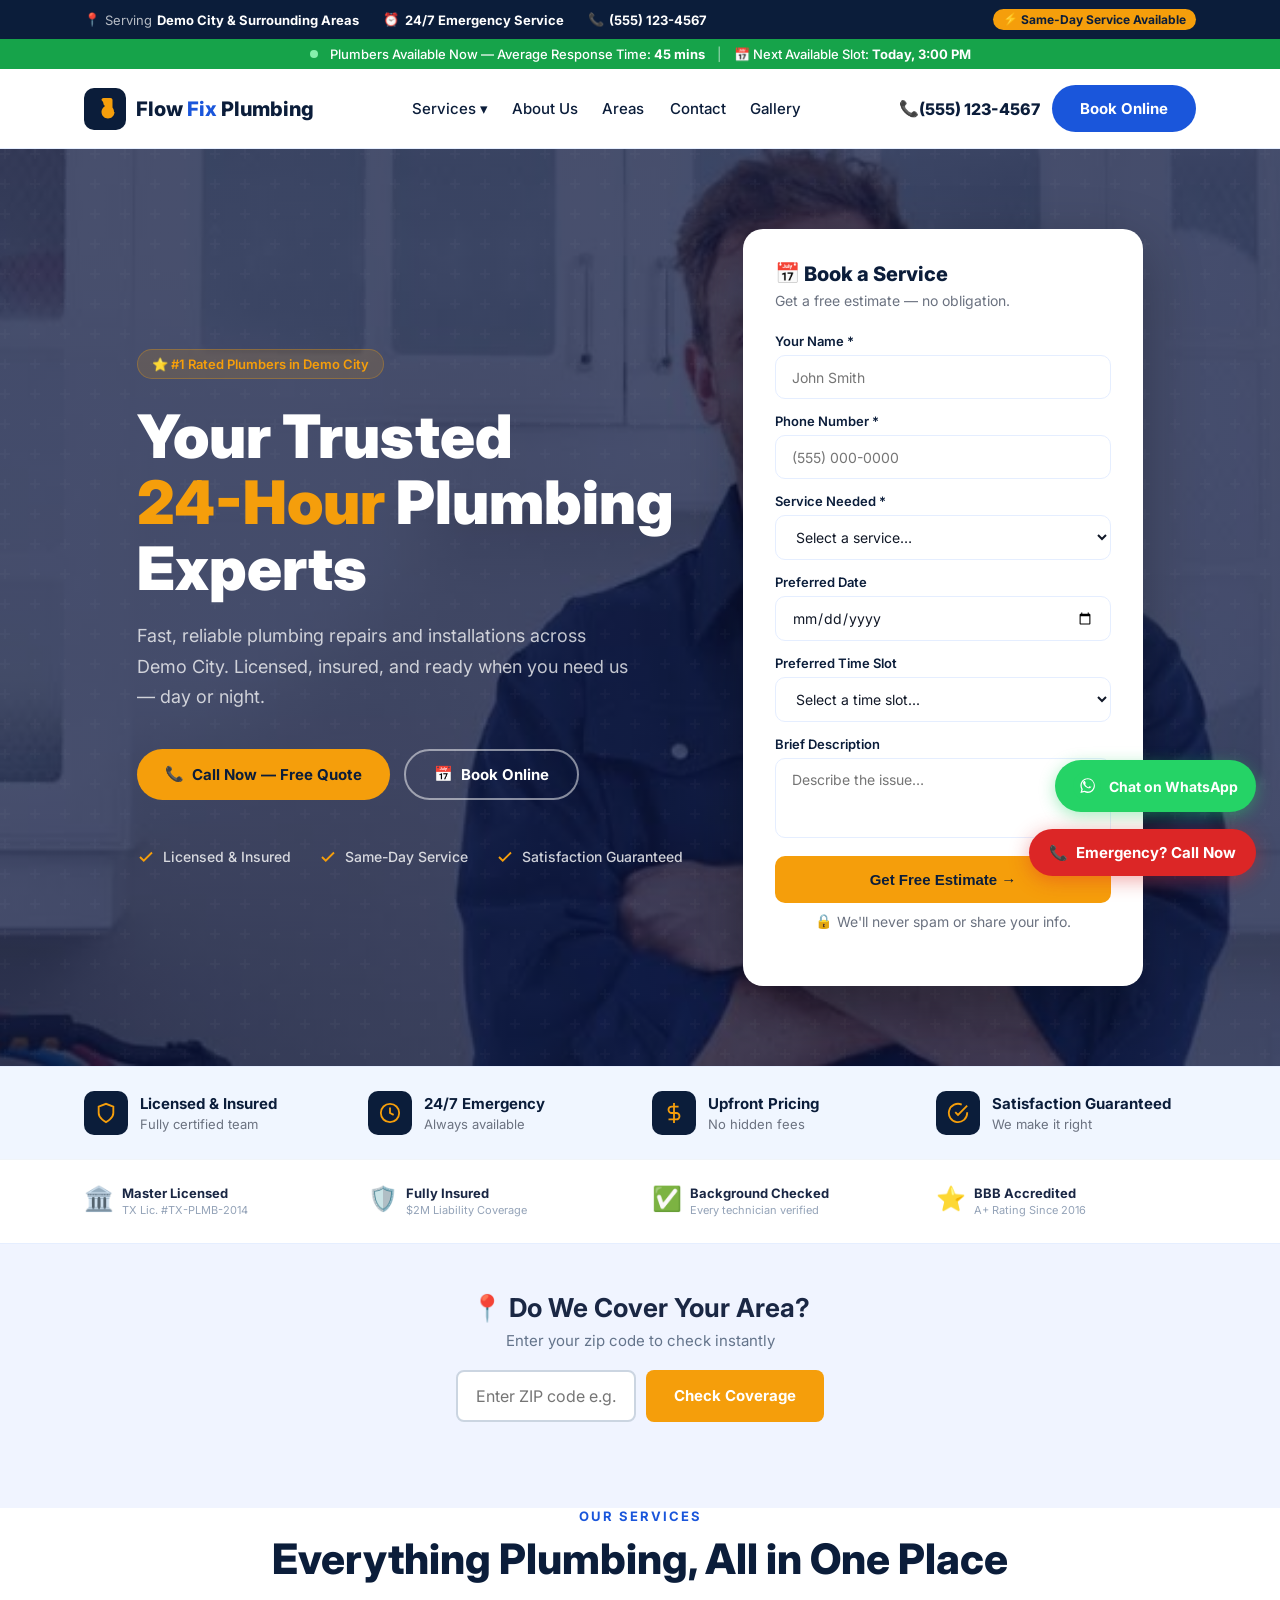
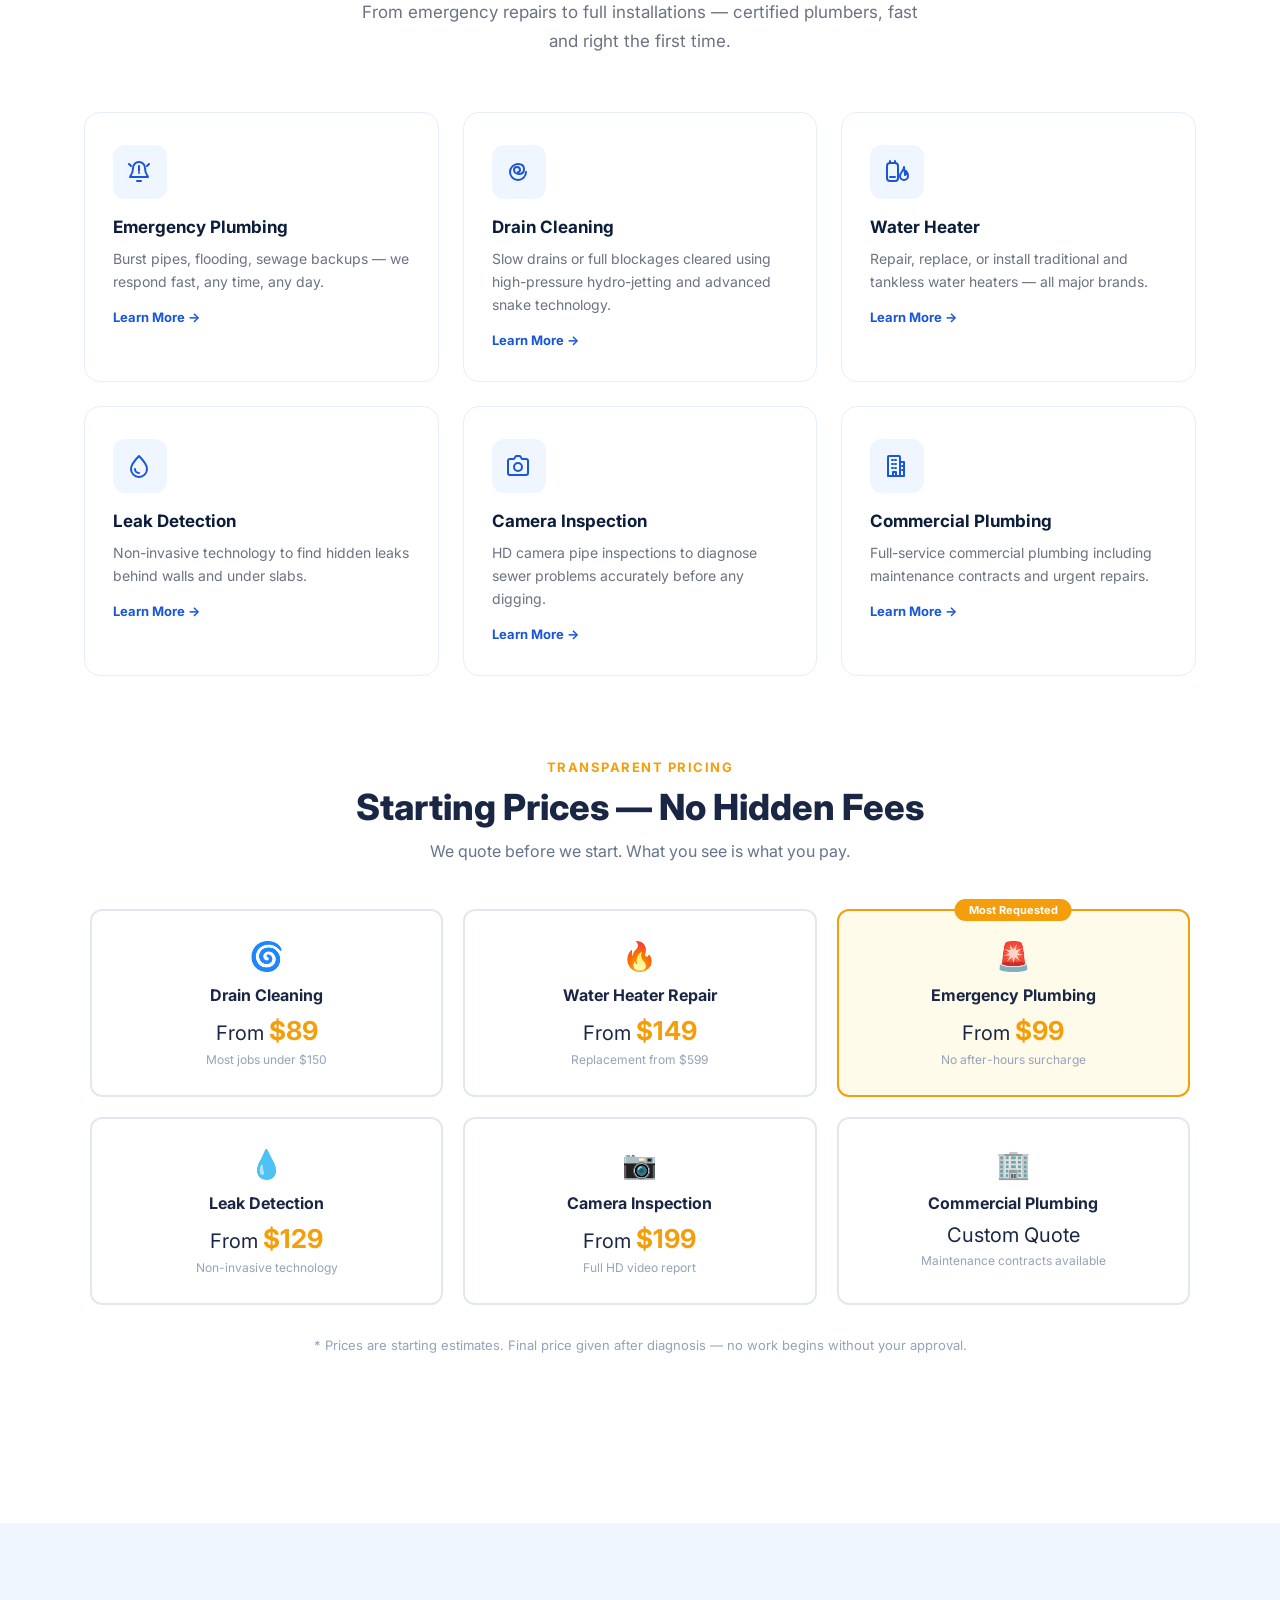
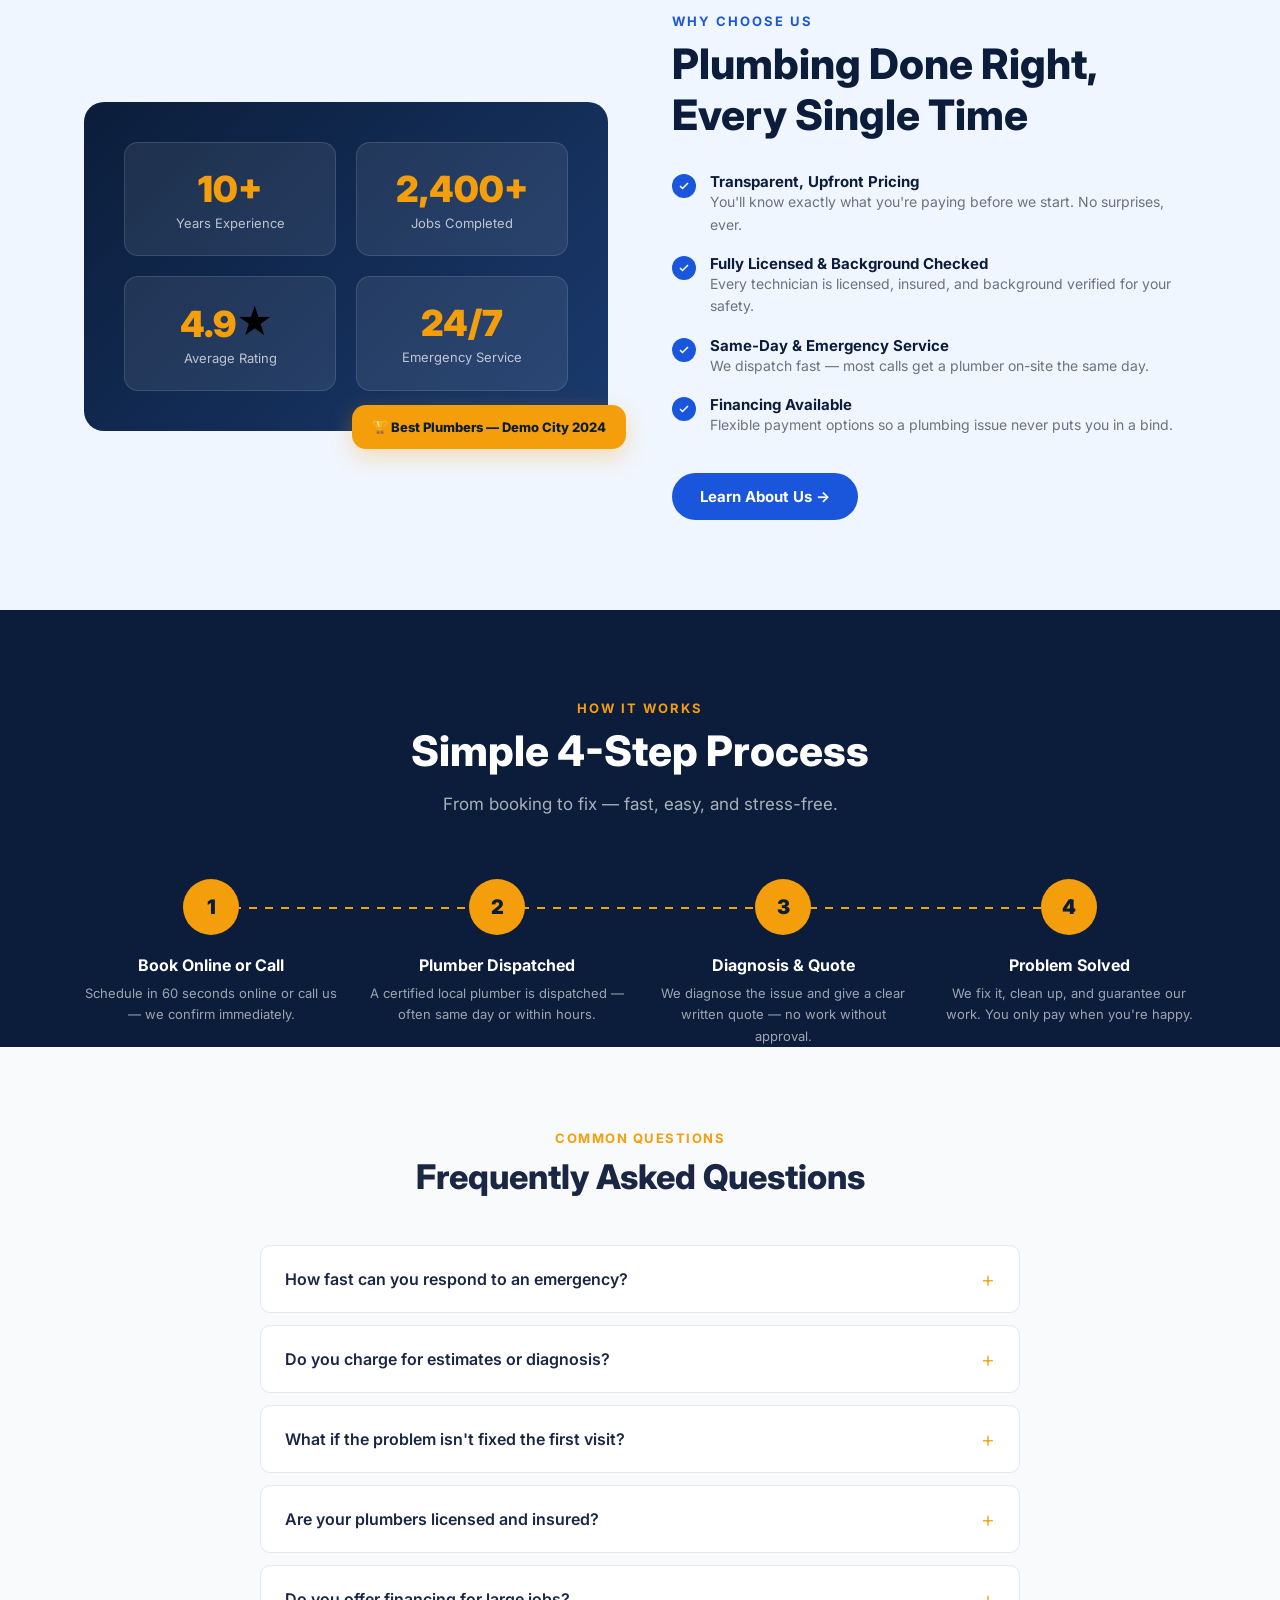
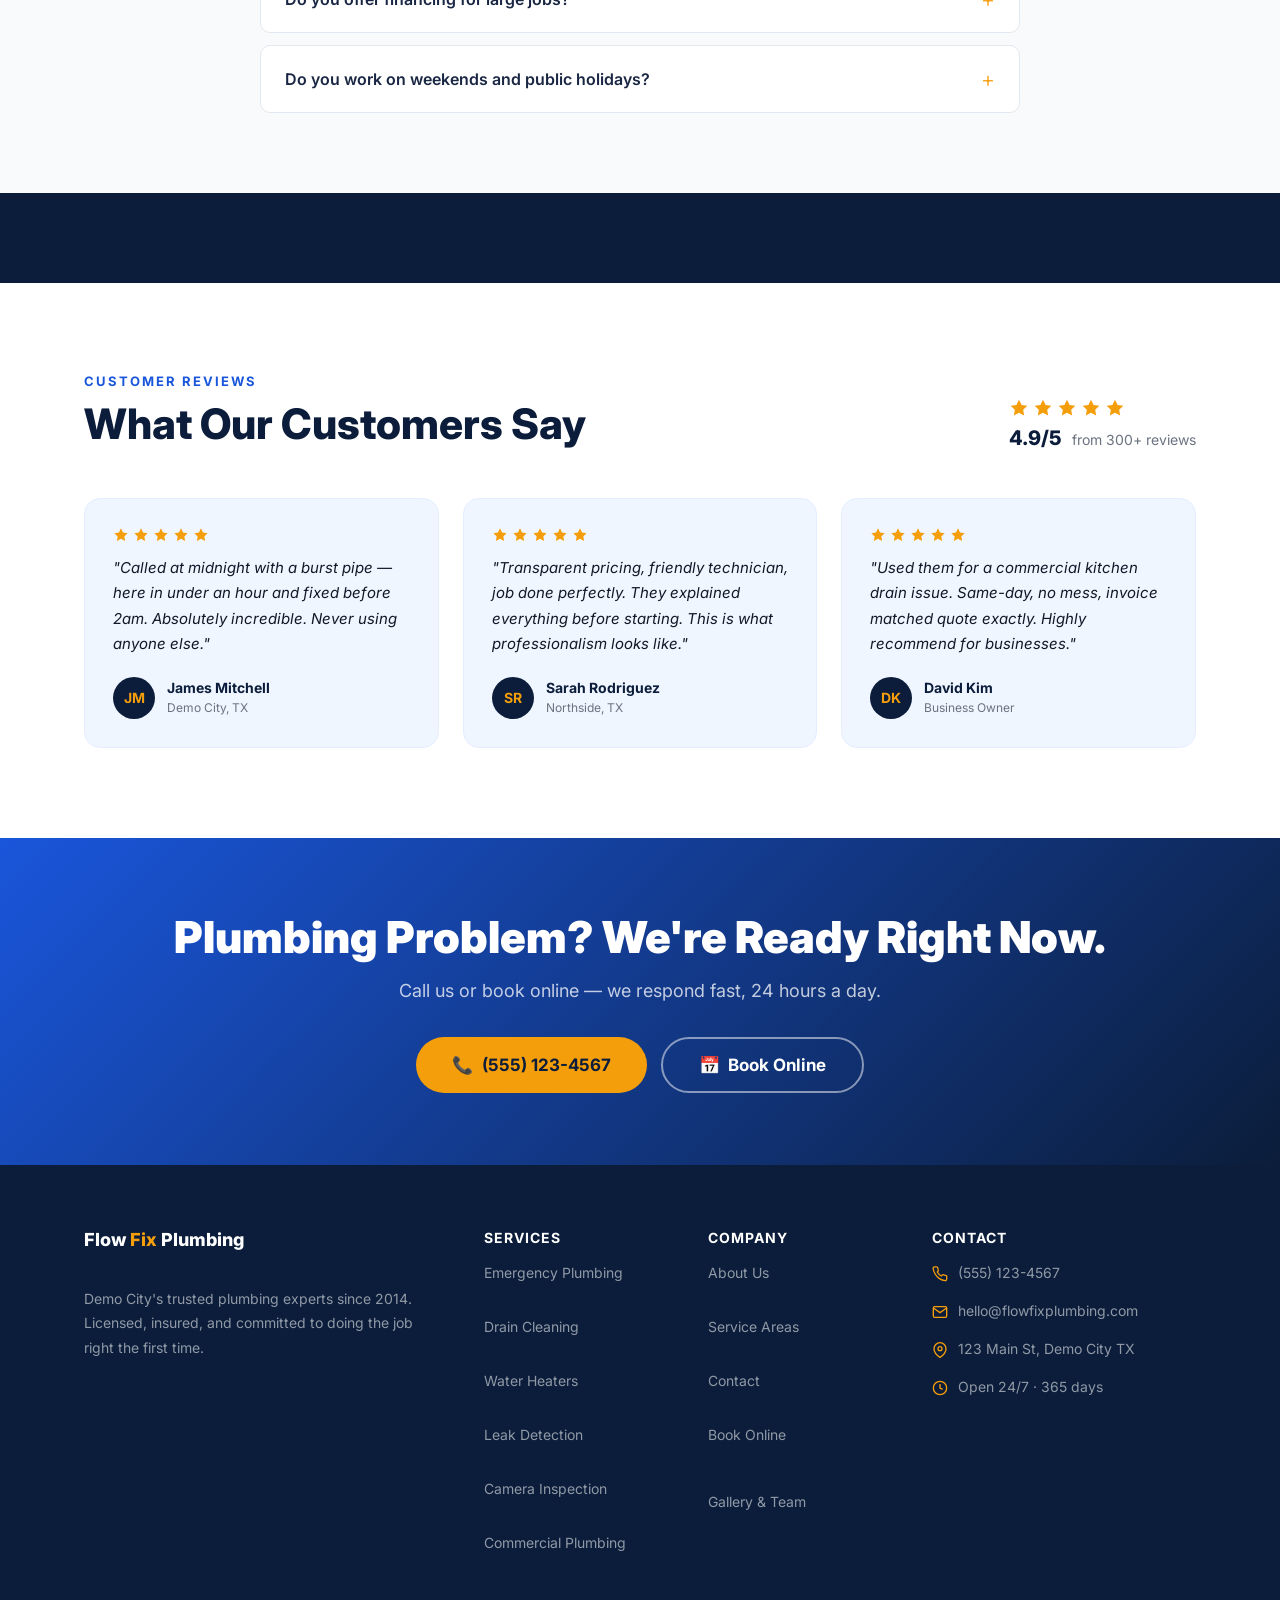
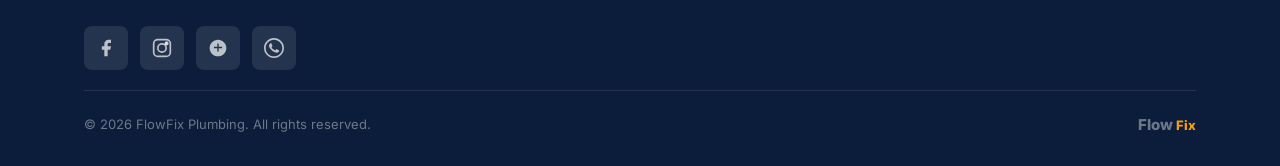
<file: plumber/index.html>
<!DOCTYPE html>
<html lang="en">
<head>
<meta charset="UTF-8">
<meta name="viewport" content="width=device-width, initial-scale=1.0">
<!-- EDIT: Page title -->
<title>FlowFix Plumbing — Demo City's Trusted Plumbers</title>

<!-- EDIT: change link destination here --><link rel="preconnect" href="https://fonts.googleapis.com">

<!-- EDIT: change link destination here --><link href="https://fonts.googleapis.com/css2?family=Inter:wght@300;400;500;600;700;800;900&display=swap" rel="stylesheet">

<!-- EDIT: change shared colors, styles and responsive rules in styles.css -->

<!-- EDIT: change link destination here --><link rel="stylesheet" href="styles.css">
</head>
<body>
<!-- TOP BAR -->
<div id="topbar">
  <div class="container">
    <div class="topbar-info">
      <span><svg xmlns="http://www.w3.org/2000/svg" width="1.25em" height="1.2em" viewBox="0 0 25 24" aria-hidden="true" style="display:inline-block;vertical-align:-0.2em;flex-shrink:0"><text x="0" y="19" font-size="20">📍</text></svg>
<!-- EDIT: change text here --> Serving <strong>
<!-- EDIT: change city name here -->Demo City 
<!-- EDIT: change text here -->&
<!-- EDIT: change text here --> Surrounding Areas</strong></span>
      <span><svg xmlns="http://www.w3.org/2000/svg" width="1.25em" height="1.2em" viewBox="0 0 25 24" aria-hidden="true" style="display:inline-block;vertical-align:-0.2em;flex-shrink:0"><text x="0" y="19" font-size="20">⏰</text></svg> <strong>
<!-- EDIT: change text here -->24/7 Emergency Service</strong></span>
      <span><svg xmlns="http://www.w3.org/2000/svg" width="1.25em" height="1.2em" viewBox="0 0 25 24" aria-hidden="true" style="display:inline-block;vertical-align:-0.2em;flex-shrink:0"><text x="0" y="19" font-size="20">📞</text></svg> <strong>
<!-- EDIT: change phone number here -->(555) 123-4567</strong></span>
    </div>
    <span class="topbar-badge"><svg xmlns="http://www.w3.org/2000/svg" width="1.25em" height="1.2em" viewBox="0 0 25 24" aria-hidden="true" style="display:inline-block;vertical-align:-0.2em;flex-shrink:0"><text x="0" y="19" font-size="20">⚡</text></svg>
<!-- EDIT: change text here --> Same-Day Service Available</span>
  </div>
</div>

<!-- NAVBAR -->
<!-- === AVAILABILITY STATUS BAR === -->
<!-- EDIT: availability bar -->
<div class="availability-bar">
  <span class="availability-dot"></span>
  <span>Plumbers Available Now — Average Response Time: <!-- EDIT: New feature text -->
<strong>45 mins</strong></span>
  <span class="availability-divider">|</span>
  <span>📅 Next Available Slot: <!-- EDIT: New feature text -->
<strong id="next-slot">Today, 3:00 PM</strong></span>
</div>

<nav id="navbar">
  <div class="container">
    <div class="nav-inner">
      <div class="logo" role="link" tabindex="0" data-href="index.html" onclick="location.href=this.dataset.href">
        <div class="logo-icon">
          <svg viewBox="0 0 24 24"><path d="M21.5 15c0 3.59-2.91 6.5-6.5 6.5s-6.5-2.91-6.5-6.5c0-1.63.6-3.12 1.59-4.26L12 9l-1.26-1.26A6.44 6.44 0 0 0 8.5 3c0-1.1.9-2 2-2h7c1.1 0 2 .9 2 2v7.59c.96 1.14 1.5 2.6 1.5 4.41z"/></svg>
        </div>
        <div class="logo-text">
<!-- EDIT: change company name here -->Flow<span>
<!-- EDIT: change text here -->Fix</span>
<!-- EDIT: change text here --> Plumbing</div>
      </div>
      <ul class="nav-links">
        <li class="has-drop has-dropdown">
          <a role="button" tabindex="0" aria-haspopup="true" aria-expanded="false" aria-controls="servicesDropdown">
<!-- EDIT: change text here -->Services ▾</a>
          <ul class="drop nav-dropdown" id="servicesDropdown">
            <li class="drop-item"><!-- EDIT: Service navigation destination --><a href="emergency.html"><div class="di-icon"><!-- EDIT: emergency service icon — inline SVG --><svg width="26" height="26" viewBox="0 0 26 24" fill="none" stroke="currentColor" stroke-width="2" stroke-linecap="round" stroke-linejoin="round" aria-hidden="true"><path d="M6 8a6 6 0 0 1 12 0c0 7 3 7 3 9H3c0-2 3-2 3-9Z"/><path d="M10 21h4M12 6v5m0 2v.01M2 4l2 2m16 0 2-2"/></svg></div><div><strong>
<!-- EDIT: change text here -->Emergency Plumbing</strong><span>
<!-- EDIT: change text here -->24/7 urgent repairs</span></div></a></li>
            <li class="drop-item"><!-- EDIT: Service navigation destination --><a href="drain.html"><div class="di-icon"><!-- EDIT: drain service icon — inline SVG --><svg width="26" height="26" viewBox="0 0 26 24" fill="none" stroke="currentColor" stroke-width="2" stroke-linecap="round" stroke-linejoin="round" aria-hidden="true"><path d="M20 12a8 8 0 1 1-8-8c4 0 6 2 6 5s-2 5-5 5-5-2-5-4 1-3 3-3 3 1 3 3-1 2-2 2"/></svg></div><div><strong>
<!-- EDIT: change text here -->Drain Cleaning</strong><span>
<!-- EDIT: change text here -->Clogs 
<!-- EDIT: change text here -->&
<!-- EDIT: change text here --> blockages</span></div></a></li>
            <li class="drop-item"><!-- EDIT: Service navigation destination --><a href="water-heater.html"><div class="di-icon"><!-- EDIT: water-heater service icon — inline SVG --><svg width="26" height="26" viewBox="0 0 26 24" fill="none" stroke="currentColor" stroke-width="2" stroke-linecap="round" stroke-linejoin="round" aria-hidden="true"><rect x="3" y="3" width="11" height="18" rx="3"/><path d="M6 3V1m5 2V1M6 17h5m9-10c0 4-4 5-4 9a4 4 0 0 0 8 0c0-3-2-5-2-5s1 3-1 4c0-4-1-5-1-8Z"/></svg></div><div><strong>
<!-- EDIT: change text here -->Water Heater</strong><span>
<!-- EDIT: change text here -->Repair 
<!-- EDIT: change text here -->&
<!-- EDIT: change text here --> installation</span></div></a></li>
            <li class="drop-item"><!-- EDIT: Service navigation destination --><a href="leak.html"><div class="di-icon"><!-- EDIT: leak service icon — inline SVG --><svg width="26" height="26" viewBox="0 0 26 24" fill="none" stroke="currentColor" stroke-width="2" stroke-linecap="round" stroke-linejoin="round" aria-hidden="true"><path d="M12 2S4 10 4 15a8 8 0 0 0 16 0c0-5-8-13-8-13Z"/><path d="M8 15a4 4 0 0 0 4 4"/></svg></div><div><strong>
<!-- EDIT: change text here -->Leak Detection</strong><span>
<!-- EDIT: change text here -->Non-invasive scanning</span></div></a></li>
            <li class="drop-item"><!-- EDIT: Service navigation destination --><a href="camera.html"><div class="di-icon"><!-- EDIT: camera service icon — inline SVG --><svg width="26" height="26" viewBox="0 0 26 24" fill="none" stroke="currentColor" stroke-width="2" stroke-linecap="round" stroke-linejoin="round" aria-hidden="true"><path d="M8 5l2-3h4l2 3h4a2 2 0 0 1 2 2v12a2 2 0 0 1-2 2H4a2 2 0 0 1-2-2V7a2 2 0 0 1 2-2Z"/><circle cx="12" cy="13" r="4"/></svg></div><div><strong>
<!-- EDIT: change text here -->Camera Inspection</strong><span>
<!-- EDIT: change text here -->HD pipe inspection</span></div></a></li>
            <li class="drop-item"><!-- EDIT: Service navigation destination --><a href="commercial.html"><div class="di-icon"><!-- EDIT: commercial service icon — inline SVG --><svg width="26" height="26" viewBox="0 0 26 24" fill="none" stroke="currentColor" stroke-width="2" stroke-linecap="round" stroke-linejoin="round" aria-hidden="true"><rect x="4" y="2" width="12" height="20" rx="1"/><path d="M16 8h4v14H4M8 6h1m2 0h1M8 10h1m2 0h1m-4 4h1m2 0h1m-3 8v-4h3v4m6-10h1m-1 4h1"/></svg></div><div><strong>
<!-- EDIT: change text here -->Commercial</strong><span>
<!-- EDIT: change text here -->Business plumbing</span></div></a></li>
          </ul>
        </li>
        <li>
<!-- EDIT: change link destination here --><a href="about.html">
<!-- EDIT: change text here -->About Us</a></li>
        <li>
<!-- EDIT: change link destination here --><a href="areas.html">
<!-- EDIT: change text here -->Areas</a></li>
        <li>
<!-- EDIT: change link destination here --><a href="contact.html">
<!-- EDIT: change text here -->Contact</a></li>
        <li><!-- EDIT: Gallery navigation link --><a href="gallery.html">Gallery</a></li>
      </ul>
      <div class="nav-cta">
        
<!-- EDIT: change phone number here --><a href="tel:5551234567" class="nav-phone"><svg xmlns="http://www.w3.org/2000/svg" width="1.25em" height="1.2em" viewBox="0 0 25 24" aria-hidden="true" style="display:inline-block;vertical-align:-0.2em;flex-shrink:0"><text x="0" y="19" font-size="20">📞</text></svg>
<!-- EDIT: change phone number here --> (555) 123-4567</a>
        
<!-- EDIT: change link destination here --><a href="contact.html" class="btn btn-blue">
<!-- EDIT: change text here -->Book Online</a>
      </div>
      <div class="hamburger" role="button" tabindex="0" aria-label="Toggle navigation" aria-controls="mobileMenu" aria-expanded="false" onclick="toggleMenu()">
        <span></span><span></span><span></span>
      </div>
    </div>
    <div class="mobile-menu" id="mobileMenu">
      <ul>
        <li><div role="link" tabindex="0" data-href="index.html" onclick="location.href=this.dataset.href"><svg xmlns="http://www.w3.org/2000/svg" width="1.25em" height="1.2em" viewBox="0 0 25 24" aria-hidden="true" style="display:inline-block;vertical-align:-0.2em;flex-shrink:0"><text x="0" y="19" font-size="20">🏠</text></svg>
<!-- EDIT: change text here --> Home</div></li>
        <li><!-- EDIT: Mobile services menu label --><button type="button" class="mobile-services-trigger" aria-expanded="false">Services ▾</button></li>
        <li><div role="link" tabindex="0" data-href="emergency.html" onclick="location.href=this.dataset.href"><svg xmlns="http://www.w3.org/2000/svg" width="1.25em" height="1.2em" viewBox="0 0 25 24" aria-hidden="true" style="display:inline-block;vertical-align:-0.2em;flex-shrink:0"><text x="0" y="19" font-size="20">🚨</text></svg>
<!-- EDIT: change text here --> Emergency Plumbing</div></li>
        <li><div role="link" tabindex="0" data-href="drain.html" onclick="location.href=this.dataset.href"><svg xmlns="http://www.w3.org/2000/svg" width="1.25em" height="1.2em" viewBox="0 0 25 24" aria-hidden="true" style="display:inline-block;vertical-align:-0.2em;flex-shrink:0"><text x="0" y="19" font-size="20">🌀</text></svg>
<!-- EDIT: change text here --> Drain Cleaning</div></li>
        <li><div role="link" tabindex="0" data-href="water-heater.html" onclick="location.href=this.dataset.href"><svg xmlns="http://www.w3.org/2000/svg" width="1.25em" height="1.2em" viewBox="0 0 25 24" aria-hidden="true" style="display:inline-block;vertical-align:-0.2em;flex-shrink:0"><text x="0" y="19" font-size="20">🔥</text></svg>
<!-- EDIT: change text here --> Water Heater</div></li>
        <li><div role="link" tabindex="0" data-href="leak.html" onclick="location.href=this.dataset.href"><svg xmlns="http://www.w3.org/2000/svg" width="1.25em" height="1.2em" viewBox="0 0 25 24" aria-hidden="true" style="display:inline-block;vertical-align:-0.2em;flex-shrink:0"><text x="0" y="19" font-size="20">💧</text></svg>
<!-- EDIT: change text here --> Leak Detection</div></li>
        <li><div role="link" tabindex="0" data-href="camera.html" onclick="location.href=this.dataset.href"><svg xmlns="http://www.w3.org/2000/svg" width="1.25em" height="1.2em" viewBox="0 0 25 24" aria-hidden="true" style="display:inline-block;vertical-align:-0.2em;flex-shrink:0"><text x="0" y="19" font-size="20">📷</text></svg>
<!-- EDIT: change text here --> Camera Inspection</div></li>
        <li><div role="link" tabindex="0" data-href="commercial.html" onclick="location.href=this.dataset.href"><svg xmlns="http://www.w3.org/2000/svg" width="1.25em" height="1.2em" viewBox="0 0 25 24" aria-hidden="true" style="display:inline-block;vertical-align:-0.2em;flex-shrink:0"><text x="0" y="19" font-size="20">🏢</text></svg>
<!-- EDIT: change text here --> Commercial</div></li>
        <li><div role="link" tabindex="0" data-href="about.html" onclick="location.href=this.dataset.href">
<!-- EDIT: change text here -->ℹ️ About Us</div></li>
        <li><div role="link" tabindex="0" data-href="areas.html" onclick="location.href=this.dataset.href"><svg xmlns="http://www.w3.org/2000/svg" width="1.25em" height="1.2em" viewBox="0 0 25 24" aria-hidden="true" style="display:inline-block;vertical-align:-0.2em;flex-shrink:0"><text x="0" y="19" font-size="20">📍</text></svg>
<!-- EDIT: change text here --> Service Areas</div></li>
        <li><div role="link" tabindex="0" data-href="contact.html" onclick="location.href=this.dataset.href"><svg xmlns="http://www.w3.org/2000/svg" width="1.25em" height="1.2em" viewBox="0 0 25 24" aria-hidden="true" style="display:inline-block;vertical-align:-0.2em;flex-shrink:0"><text x="0" y="19" font-size="20">📞</text></svg>
<!-- EDIT: change text here --> Contact</div></li>
      <li><!-- EDIT: Gallery mobile navigation link --><a href="gallery.html">Gallery &amp; Team</a></li>
      </ul>
      
<!-- EDIT: change phone number here --><a href="tel:5551234567" class="btn btn-primary"><svg xmlns="http://www.w3.org/2000/svg" width="1.25em" height="1.2em" viewBox="0 0 25 24" aria-hidden="true" style="display:inline-block;vertical-align:-0.2em;flex-shrink:0"><text x="0" y="19" font-size="20">📞</text></svg>
<!-- EDIT: change phone number here --> Call Now — (555) 123-4567</a>
    </div>
  </div>
</nav>

<!-- ══════════════════════════════════════════════
     PAGE: HOME
══════════════════════════════════════════════ -->
<div id="page-home" class="page-view active">

  <section id="hero">
    <div class="container">
      <div class="hero-wrap">
        <div>
          <div class="hero-badge">
<!-- EDIT: change city name here -->⭐ #1 Rated Plumbers in Demo City</div>
          <h1 class="hero-title">
<!-- EDIT: change text here -->Your Trusted<br><span class="accent">
<!-- EDIT: change text here -->24-Hour</span>
<!-- EDIT: change text here --> Plumbing<br>
<!-- EDIT: change text here -->Experts</h1>
          <p class="hero-sub">
<!-- EDIT: change city name here -->Fast, reliable plumbing repairs and installations across Demo City. Licensed, insured, and ready when you need us — day or night.</p>
          <div class="hero-btns">
            
<!-- EDIT: change phone number here --><a href="tel:5551234567" class="btn btn-primary"><svg xmlns="http://www.w3.org/2000/svg" width="1.25em" height="1.2em" viewBox="0 0 25 24" aria-hidden="true" style="display:inline-block;vertical-align:-0.2em;flex-shrink:0"><text x="0" y="19" font-size="20">📞</text></svg>
<!-- EDIT: change text here --> Call Now — Free Quote</a>
            
<!-- EDIT: change link destination here --><a href="contact.html" class="btn btn-outline"><svg xmlns="http://www.w3.org/2000/svg" width="1.25em" height="1.2em" viewBox="0 0 25 24" aria-hidden="true" style="display:inline-block;vertical-align:-0.2em;flex-shrink:0"><text x="0" y="19" font-size="20">📅</text></svg>
<!-- EDIT: change text here --> Book Online</a>
          </div>
          <div class="hero-trust">
            <div class="trust-item"><svg width="18" height="18" viewBox="0 0 24 24" fill="none" stroke="currentColor" stroke-width="2.5"><polyline points="20 6 9 17 4 12"/></svg>
<!-- EDIT: change text here -->Licensed &amp;
<!-- EDIT: change text here --> Insured</div>
            <div class="trust-item"><svg width="18" height="18" viewBox="0 0 24 24" fill="none" stroke="currentColor" stroke-width="2.5"><polyline points="20 6 9 17 4 12"/></svg>
<!-- EDIT: change text here -->Same-Day Service</div>
            <div class="trust-item"><svg width="18" height="18" viewBox="0 0 24 24" fill="none" stroke="currentColor" stroke-width="2.5"><polyline points="20 6 9 17 4 12"/></svg>
<!-- EDIT: change text here -->Satisfaction Guaranteed</div>
          </div>
        </div>
        <div class="hero-card">
          <h3><svg xmlns="http://www.w3.org/2000/svg" width="1.25em" height="1.2em" viewBox="0 0 25 24" aria-hidden="true" style="display:inline-block;vertical-align:-0.2em;flex-shrink:0"><text x="0" y="19" font-size="20">📅</text></svg>
<!-- EDIT: change text here --> Book a Service</h3>
          <p>
<!-- EDIT: change text here -->Get a free estimate — no obligation.</p>
          
<!-- EDIT: change booking source here --><form id="bookingForm" data-source="hero-form">
            <div class="form-group"><label>
<!-- EDIT: change text here -->Your Name *</label>
<!-- EDIT: change form placeholder here --><input type="text" id="f-name" placeholder="John Smith" maxlength="100" autocomplete="name" name="full_name" required></div>
            <div class="form-group"><label>
<!-- EDIT: change text here -->Phone Number *</label>
<!-- EDIT: change form placeholder here --><input type="tel" id="f-phone" placeholder="(555) 000-0000" maxlength="20" autocomplete="tel" name="phone" required></div>
            <div class="form-group"><label>
<!-- EDIT: change text here -->Service Needed *</label>
              <select id="f-service" name="service" required>
                
<!-- EDIT: change form value here --><option value="">
<!-- EDIT: change text here -->Select a service…</option>
                <option>
<!-- EDIT: change text here -->Emergency Plumbing</option><option>
<!-- EDIT: change text here -->Drain Cleaning</option>
                <option>
<!-- EDIT: change text here -->Water Heater Repair</option><option>
<!-- EDIT: change text here -->Leak Detection</option>
                <option>
<!-- EDIT: change text here -->Camera Inspection</option><option>
<!-- EDIT: change text here -->Commercial Plumbing</option>
                <option>
<!-- EDIT: change text here -->Other / Not Sure</option>
              </select>
            </div>
<!-- Add AFTER "Service Needed" dropdown, BEFORE "Brief Description" textarea -->
<div class="form-group">
  <!-- EDIT: New feature text -->
<label for="preferredDate">Preferred Date</label>
  <!-- EDIT: Field label, placeholder and limits -->
<input type="date" id="preferredDate" name="preferred_date" class="form-input" />
</div>
<div class="form-group">
  <!-- EDIT: New feature text -->
<label for="preferredTime">Preferred Time Slot</label>
  <select id="preferredTime" name="preferred_time" class="form-input">
    <!-- EDIT: New feature text -->
<option value="">Select a time slot...</option>
    <!-- EDIT: New feature text -->
<option value="morning">🌅 Morning (8AM – 12PM)</option>
    <!-- EDIT: New feature text -->
<option value="afternoon">☀️ Afternoon (12PM – 4PM)</option>
    <!-- EDIT: New feature text -->
<option value="evening">🌆 Evening (4PM – 7PM)</option>
    <!-- EDIT: New feature text -->
<option value="emergency">🚨 ASAP Emergency</option>
  </select>
</div>


            <div class="form-group"><label>
<!-- EDIT: change text here -->Brief Description</label>
<!-- EDIT: change form placeholder here --><textarea id="f-desc" placeholder="Describe the issue…" maxlength="500" autocomplete="off" name="message"></textarea></div>
            <button class="form-btn" type="submit">
<!-- EDIT: change text here -->Get Free Estimate →</button>
            <p class="form-note"><svg xmlns="http://www.w3.org/2000/svg" width="1.25em" height="1.2em" viewBox="0 0 25 24" aria-hidden="true" style="display:inline-block;vertical-align:-0.2em;flex-shrink:0"><text x="0" y="19" font-size="20">🔒</text></svg>
<!-- EDIT: change text here --> We'll never spam or share your info.</p>
          <!-- EDIT: Booking source tracking -->
<input type="hidden" name="source" value="hero-form">
</form>
          <div class="form-success" id="formSuccess"><div class="check"><svg xmlns="http://www.w3.org/2000/svg" width="1.25em" height="1.2em" viewBox="0 0 25 24" aria-hidden="true" style="display:inline-block;vertical-align:-0.2em;flex-shrink:0"><text x="0" y="19" font-size="20">✅</text></svg></div><p>
<!-- EDIT: change text here -->Booking received!<br>
<!-- EDIT: change text here -->We'll call you within 15 minutes.</p></div>
        </div>
      </div>
    </div>
  </section>

  <div id="trust-bar">
    <div class="container">
      <div class="trust-grid">
        <div class="trust-pill"><div class="icon"><svg viewBox="0 0 24 24" fill="none" stroke="currentColor" stroke-width="2"><path d="M12 22s8-4 8-10V5l-8-3-8 3v7c0 6 8 10 8 10z"/></svg></div><div class="info"><strong>
<!-- EDIT: change text here -->Licensed &amp;
<!-- EDIT: change text here --> Insured</strong><span>
<!-- EDIT: change text here -->Fully certified team</span></div></div>
        <div class="trust-pill"><div class="icon"><svg viewBox="0 0 24 24" fill="none" stroke="currentColor" stroke-width="2"><circle cx="12" cy="12" r="10"/><polyline points="12 6 12 12 16 14"/></svg></div><div class="info"><strong>
<!-- EDIT: change text here -->24/7 Emergency</strong><span>
<!-- EDIT: change text here -->Always available</span></div></div>
        <div class="trust-pill"><div class="icon"><svg viewBox="0 0 24 24" fill="none" stroke="currentColor" stroke-width="2"><line x1="12" y1="1" x2="12" y2="23"/><path d="M17 5H9.5a3.5 3.5 0 0 0 0 7h5a3.5 3.5 0 0 1 0 7H6"/></svg></div><div class="info"><strong>
<!-- EDIT: change text here -->Upfront Pricing</strong><span>
<!-- EDIT: change text here -->No hidden fees</span></div></div>
        <div class="trust-pill"><div class="icon"><svg viewBox="0 0 24 24" fill="none" stroke="currentColor" stroke-width="2"><path d="M22 11.08V12a10 10 0 1 1-5.93-9.14"/><polyline points="22 4 12 14.01 9 11.01"/></svg></div><div class="info"><strong>
<!-- EDIT: change text here -->Satisfaction Guaranteed</strong><span>
<!-- EDIT: change text here -->We make it right</span></div></div>
      </div>
    </div>
  <!-- === CERTIFICATION BADGES ROW === -->
<div class="cert-badges">
  <div class="cert-badge">
    <span class="cert-badge__icon">🏛️</span>
    <div>
      <!-- EDIT: cert badge title -->
<div class="cert-badge__title">Master Licensed</div>
      <!-- EDIT: cert badge sub -->
<div class="cert-badge__sub">TX Lic. #TX-PLMB-2014</div>
    </div>
  </div>
  <div class="cert-badge">
    <span class="cert-badge__icon">🛡️</span>
    <div>
      <!-- EDIT: cert badge title -->
<div class="cert-badge__title">Fully Insured</div>
      <!-- EDIT: cert badge sub -->
<div class="cert-badge__sub">$2M Liability Coverage</div>
    </div>
  </div>
  <div class="cert-badge">
    <span class="cert-badge__icon">✅</span>
    <div>
      <!-- EDIT: cert badge title -->
<div class="cert-badge__title">Background Checked</div>
      <!-- EDIT: cert badge sub -->
<div class="cert-badge__sub">Every technician verified</div>
    </div>
  </div>
  <div class="cert-badge">
    <span class="cert-badge__icon">⭐</span>
    <div>
      <!-- EDIT: cert badge title -->
<div class="cert-badge__title">BBB Accredited</div>
      <!-- EDIT: cert badge sub -->
<div class="cert-badge__sub">A+ Rating Since 2016</div>
    </div>
  </div>
</div>

</div>

  <section style="background:var(--white)">
<!-- === ZIP CODE CHECKER === -->
<div class="zip-checker">
  <div class="zip-checker__inner">
    <!-- EDIT: New feature text -->
<!-- EDIT: zip checker title -->
<h3 class="zip-checker__title">📍 Do We Cover Your Area?</h3>
    <!-- EDIT: New feature text -->
<!-- EDIT: zip checker sub -->
<p class="zip-checker__sub">Enter your zip code to check instantly</p>
    <div class="zip-checker__form">
      <!-- EDIT: Field label, placeholder and limits -->
<input
        type="text"
        id="zipInput"
        class="zip-checker__input"
        placeholder="Enter ZIP code e.g. 75001"
        maxlength="5"
        inputmode="numeric"
      />
      <button class="zip-checker__btn" onclick="checkZip()">Check Coverage</button>
    </div>
    <!-- EDIT: New feature text -->
<p id="zipResult" class="zip-checker__result" aria-live="polite"></p>
  </div>
</div>


    <div class="container">
      <div class="services-header fade-in"><div class="section-label">
<!-- EDIT: change text here -->Our Services</div><div class="section-title">
<!-- EDIT: change text here -->Everything Plumbing, All in One Place</div><p class="section-sub" style="margin:14px auto 0">
<!-- EDIT: change text here -->From emergency repairs to full installations — certified plumbers, fast and right the first time.</p></div>
      <div class="services-grid">
        <div class="service-card fade-in" role="link" tabindex="0" data-href="emergency.html" onclick="location.href=this.dataset.href"><div class="service-icon"><!-- EDIT: emergency service icon — inline SVG --><svg width="26" height="26" viewBox="0 0 26 24" fill="none" stroke="currentColor" stroke-width="2" stroke-linecap="round" stroke-linejoin="round" aria-hidden="true"><path d="M6 8a6 6 0 0 1 12 0c0 7 3 7 3 9H3c0-2 3-2 3-9Z"/><path d="M10 21h4M12 6v5m0 2v.01M2 4l2 2m16 0 2-2"/></svg></div><h3>
<!-- EDIT: change text here -->Emergency Plumbing</h3><p>
<!-- EDIT: change text here -->Burst pipes, flooding, sewage backups — we respond fast, any time, any day.</p><div class="service-link"><!-- EDIT: Service page link -->
<a href="emergency.html" class="learn-more-link">
<!-- EDIT: change text here -->Learn More →</a></div></div>
        <div class="service-card fade-in" role="link" tabindex="0" data-href="drain.html" onclick="location.href=this.dataset.href"><div class="service-icon"><!-- EDIT: drain service icon — inline SVG --><svg width="26" height="26" viewBox="0 0 26 24" fill="none" stroke="currentColor" stroke-width="2" stroke-linecap="round" stroke-linejoin="round" aria-hidden="true"><path d="M20 12a8 8 0 1 1-8-8c4 0 6 2 6 5s-2 5-5 5-5-2-5-4 1-3 3-3 3 1 3 3-1 2-2 2"/></svg></div><h3>
<!-- EDIT: change text here -->Drain Cleaning</h3><p>
<!-- EDIT: change text here -->Slow drains or full blockages cleared using high-pressure hydro-jetting and advanced snake technology.</p><div class="service-link"><!-- EDIT: Service page link -->
<a href="drain.html" class="learn-more-link">
<!-- EDIT: change text here -->Learn More →</a></div></div>
        <div class="service-card fade-in" role="link" tabindex="0" data-href="water-heater.html" onclick="location.href=this.dataset.href"><div class="service-icon"><!-- EDIT: water-heater service icon — inline SVG --><svg width="26" height="26" viewBox="0 0 26 24" fill="none" stroke="currentColor" stroke-width="2" stroke-linecap="round" stroke-linejoin="round" aria-hidden="true"><rect x="3" y="3" width="11" height="18" rx="3"/><path d="M6 3V1m5 2V1M6 17h5m9-10c0 4-4 5-4 9a4 4 0 0 0 8 0c0-3-2-5-2-5s1 3-1 4c0-4-1-5-1-8Z"/></svg></div><h3>
<!-- EDIT: change text here -->Water Heater</h3><p>
<!-- EDIT: change text here -->Repair, replace, or install traditional and tankless water heaters — all major brands.</p><div class="service-link"><!-- EDIT: Service page link -->
<a href="water-heater.html" class="learn-more-link">
<!-- EDIT: change text here -->Learn More →</a></div></div>
        <div class="service-card fade-in" role="link" tabindex="0" data-href="leak.html" onclick="location.href=this.dataset.href"><div class="service-icon"><!-- EDIT: leak service icon — inline SVG --><svg width="26" height="26" viewBox="0 0 26 24" fill="none" stroke="currentColor" stroke-width="2" stroke-linecap="round" stroke-linejoin="round" aria-hidden="true"><path d="M12 2S4 10 4 15a8 8 0 0 0 16 0c0-5-8-13-8-13Z"/><path d="M8 15a4 4 0 0 0 4 4"/></svg></div><h3>
<!-- EDIT: change text here -->Leak Detection</h3><p>
<!-- EDIT: change text here -->Non-invasive technology to find hidden leaks behind walls and under slabs.</p><div class="service-link"><!-- EDIT: Service page link -->
<a href="leak.html" class="learn-more-link">
<!-- EDIT: change text here -->Learn More →</a></div></div>
        <div class="service-card fade-in" role="link" tabindex="0" data-href="camera.html" onclick="location.href=this.dataset.href"><div class="service-icon"><!-- EDIT: camera service icon — inline SVG --><svg width="26" height="26" viewBox="0 0 26 24" fill="none" stroke="currentColor" stroke-width="2" stroke-linecap="round" stroke-linejoin="round" aria-hidden="true"><path d="M8 5l2-3h4l2 3h4a2 2 0 0 1 2 2v12a2 2 0 0 1-2 2H4a2 2 0 0 1-2-2V7a2 2 0 0 1 2-2Z"/><circle cx="12" cy="13" r="4"/></svg></div><h3>
<!-- EDIT: change text here -->Camera Inspection</h3><p>
<!-- EDIT: change text here -->HD camera pipe inspections to diagnose sewer problems accurately before any digging.</p><div class="service-link"><!-- EDIT: Service page link -->
<a href="camera.html" class="learn-more-link">
<!-- EDIT: change text here -->Learn More →</a></div></div>
        <div class="service-card fade-in" role="link" tabindex="0" data-href="commercial.html" onclick="location.href=this.dataset.href"><div class="service-icon"><!-- EDIT: commercial service icon — inline SVG --><svg width="26" height="26" viewBox="0 0 26 24" fill="none" stroke="currentColor" stroke-width="2" stroke-linecap="round" stroke-linejoin="round" aria-hidden="true"><rect x="4" y="2" width="12" height="20" rx="1"/><path d="M16 8h4v14H4M8 6h1m2 0h1M8 10h1m2 0h1m-4 4h1m2 0h1m-3 8v-4h3v4m6-10h1m-1 4h1"/></svg></div><h3>
<!-- EDIT: change text here -->Commercial Plumbing</h3><p>
<!-- EDIT: change text here -->Full-service commercial plumbing including maintenance contracts and urgent repairs.</p><div class="service-link"><!-- EDIT: Service page link -->
<a href="commercial.html" class="learn-more-link">
<!-- EDIT: change text here -->Learn More →</a></div></div>
      </div>
    </div>
  <!-- === PRICING GUIDE === -->
<section class="pricing-guide" id="pricing">
  <div class="pricing-guide__container">
    <div class="pricing-guide__header">
      <span class="pricing-guide__label">TRANSPARENT PRICING</span>
      <!-- EDIT: New feature text -->
<h2 class="pricing-guide__title">Starting Prices — No Hidden Fees</h2>
      <!-- EDIT: New feature text -->
<p class="pricing-guide__sub">
        We quote before we start. What you see is what you pay.
      </p>
    </div>
    <div class="pricing-guide__grid">
      <div class="pricing-card">
        <div class="pricing-card__icon">🌀</div>
        <!-- EDIT: pricing card service -->
<div class="pricing-card__service">Drain Cleaning</div>
        <!-- EDIT: pricing card price -->
<div class="pricing-card__price">From <!-- EDIT: New feature text -->
<strong>$89</strong></div>
        <!-- EDIT: pricing card note -->
<div class="pricing-card__note">Most jobs under $150</div>
      </div>
      <div class="pricing-card">
        <div class="pricing-card__icon">🔥</div>
        <!-- EDIT: pricing card service -->
<div class="pricing-card__service">Water Heater Repair</div>
        <!-- EDIT: pricing card price -->
<div class="pricing-card__price">From <!-- EDIT: New feature text -->
<strong>$149</strong></div>
        <!-- EDIT: pricing card note -->
<div class="pricing-card__note">Replacement from $599</div>
      </div>
      <div class="pricing-card pricing-card--featured">
        <!-- EDIT: pricing card badge -->
<div class="pricing-card__badge">Most Requested</div>
        <div class="pricing-card__icon">🚨</div>
        <!-- EDIT: pricing card service -->
<div class="pricing-card__service">Emergency Plumbing</div>
        <!-- EDIT: pricing card price -->
<div class="pricing-card__price">From <!-- EDIT: New feature text -->
<strong>$99</strong></div>
        <!-- EDIT: pricing card note -->
<div class="pricing-card__note">No after-hours surcharge</div>
      </div>
      <div class="pricing-card">
        <div class="pricing-card__icon">💧</div>
        <!-- EDIT: pricing card service -->
<div class="pricing-card__service">Leak Detection</div>
        <!-- EDIT: pricing card price -->
<div class="pricing-card__price">From <!-- EDIT: New feature text -->
<strong>$129</strong></div>
        <!-- EDIT: pricing card note -->
<div class="pricing-card__note">Non-invasive technology</div>
      </div>
      <div class="pricing-card">
        <div class="pricing-card__icon">📷</div>
        <!-- EDIT: pricing card service -->
<div class="pricing-card__service">Camera Inspection</div>
        <!-- EDIT: pricing card price -->
<div class="pricing-card__price">From <!-- EDIT: New feature text -->
<strong>$199</strong></div>
        <!-- EDIT: pricing card note -->
<div class="pricing-card__note">Full HD video report</div>
      </div>
      <div class="pricing-card">
        <div class="pricing-card__icon">🏢</div>
        <!-- EDIT: pricing card service -->
<div class="pricing-card__service">Commercial Plumbing</div>
        <!-- EDIT: pricing card price -->
<div class="pricing-card__price">Custom Quote</div>
        <!-- EDIT: pricing card note -->
<div class="pricing-card__note">Maintenance contracts available</div>
      </div>
    </div>
    <!-- EDIT: New feature text -->
<p class="pricing-guide__disclaimer">
      * Prices are starting estimates. Final price given after diagnosis — no work begins without your approval.
    </p>
  </div>
</section>

</section>

  <section style="background:var(--light)">
    <div class="container">
      <div class="why-wrap">
        <div class="why-visual fade-in"><div class="why-bg"><div class="stat-grid"><div class="stat-box"><div class="num">
<!-- EDIT: change text here -->10+</div><div class="lbl">
<!-- EDIT: change text here -->Years Experience</div></div><div class="stat-box"><div class="num">
<!-- EDIT: change jobs completed here -->2,400+</div><div class="lbl">
<!-- EDIT: change text here -->Jobs Completed</div></div><div class="stat-box"><div class="num">
<!-- EDIT: change text here -->4.9<svg xmlns="http://www.w3.org/2000/svg" width="1.25em" height="1.2em" viewBox="0 0 25 24" aria-hidden="true" style="display:inline-block;vertical-align:-0.2em;flex-shrink:0"><text x="0" y="19" font-size="20">★</text></svg></div><div class="lbl">
<!-- EDIT: change text here -->Average Rating</div></div><div class="stat-box"><div class="num">
<!-- EDIT: change text here -->24/7</div><div class="lbl">
<!-- EDIT: change text here -->Emergency Service</div></div></div></div><div class="why-badge"><svg xmlns="http://www.w3.org/2000/svg" width="1.25em" height="1.2em" viewBox="0 0 25 24" aria-hidden="true" style="display:inline-block;vertical-align:-0.2em;flex-shrink:0"><text x="0" y="19" font-size="20">🏆</text></svg>
<!-- EDIT: change city name here --> Best Plumbers — Demo City 2024</div></div>
        <div class="fade-in">
          <div class="section-label">
<!-- EDIT: change text here -->Why Choose Us</div>
          <div class="section-title">
<!-- EDIT: change text here -->Plumbing Done Right,<br>
<!-- EDIT: change text here -->Every Single Time</div>
          <ul class="why-list">
            <li class="why-item"><div class="check"><svg viewBox="0 0 24 24" fill="none" stroke="currentColor" stroke-width="3"><polyline points="20 6 9 17 4 12"/></svg></div><div><strong>
<!-- EDIT: change text here -->Transparent, Upfront Pricing</strong><span>
<!-- EDIT: change text here -->You'll know exactly what you're paying before we start. No surprises, ever.</span></div></li>
            <li class="why-item"><div class="check"><svg viewBox="0 0 24 24" fill="none" stroke="currentColor" stroke-width="3"><polyline points="20 6 9 17 4 12"/></svg></div><div><strong>
<!-- EDIT: change text here -->Fully Licensed &amp;
<!-- EDIT: change text here --> Background Checked</strong><span>
<!-- EDIT: change text here -->Every technician is licensed, insured, and background verified for your safety.</span></div></li>
            <li class="why-item"><div class="check"><svg viewBox="0 0 24 24" fill="none" stroke="currentColor" stroke-width="3"><polyline points="20 6 9 17 4 12"/></svg></div><div><strong>
<!-- EDIT: change text here -->Same-Day &amp;
<!-- EDIT: change text here --> Emergency Service</strong><span>
<!-- EDIT: change text here -->We dispatch fast — most calls get a plumber on-site the same day.</span></div></li>
            <li class="why-item"><div class="check"><svg viewBox="0 0 24 24" fill="none" stroke="currentColor" stroke-width="3"><polyline points="20 6 9 17 4 12"/></svg></div><div><strong>
<!-- EDIT: change text here -->Financing Available</strong><span>
<!-- EDIT: change text here -->Flexible payment options so a plumbing issue never puts you in a bind.</span></div></li>
          </ul>
          <div style="margin-top:36px;">
<!-- EDIT: change link destination here --><a href="about.html" class="btn btn-blue">
<!-- EDIT: change text here -->Learn About Us →</a></div>
        </div>
      </div>
    </div>
  </section>

  <section id="process-section">
    <div class="container">
      <div class="process-header fade-in"><div class="section-label">
<!-- EDIT: change text here -->How It Works</div><div class="section-title" style="color:var(--white)">
<!-- EDIT: change text here -->Simple 4-Step Process</div><p class="section-sub" style="color:var(--tone-27);margin:14px auto 0">
<!-- EDIT: change text here -->From booking to fix — fast, easy, and stress-free.</p></div>
      <div class="process-grid">
        <div class="process-step fade-in"><div class="step-num">
<!-- EDIT: change text here -->1</div><h4>
<!-- EDIT: change text here -->Book Online or Call</h4><p>
<!-- EDIT: change text here -->Schedule in 60 seconds online or call us — we confirm immediately.</p></div>
        <div class="process-step fade-in"><div class="step-num">
<!-- EDIT: change text here -->2</div><h4>
<!-- EDIT: change text here -->Plumber Dispatched</h4><p>
<!-- EDIT: change text here -->A certified local plumber is dispatched — often same day or within hours.</p></div>
        <div class="process-step fade-in"><div class="step-num">
<!-- EDIT: change text here -->3</div><h4>
<!-- EDIT: change text here -->Diagnosis &amp;
<!-- EDIT: change text here --> Quote</h4><p>
<!-- EDIT: change text here -->We diagnose the issue and give a clear written quote — no work without approval.</p></div>
        <div class="process-step fade-in"><div class="step-num">
<!-- EDIT: change text here -->4</div><h4>
<!-- EDIT: change text here -->Problem Solved</h4><p>
<!-- EDIT: change text here -->We fix it, clean up, and guarantee our work. You only pay when you're happy.</p></div>
      </div>
    </div>
  <!-- === FAQ SECTION === -->
<section class="faq-section" id="faq">
  <div class="faq-section__container">
    <div class="faq-section__header">
      <span class="faq-section__label">COMMON QUESTIONS</span>
      <!-- EDIT: New feature text -->
<h2 class="faq-section__title">Frequently Asked Questions</h2>
    </div>
    <div class="faq-list">

      <div class="faq-item">
        <button class="faq-item__question" aria-expanded="false">
          How fast can you respond to an emergency?
          <span class="faq-item__icon">+</span>
        </button>
        <div class="faq-item__answer">
          <!-- EDIT: New feature text -->
<p>We aim to arrive within 45–60 minutes for emergency calls. Our team is on standby 24/7, 365 days a year — including weekends and holidays. No extra charge for after-hours emergency service.</p>
        </div>
      </div>

      <div class="faq-item">
        <button class="faq-item__question" aria-expanded="false">
          Do you charge for estimates or diagnosis?
          <span class="faq-item__icon">+</span>
        </button>
        <div class="faq-item__answer">
          <!-- EDIT: New feature text -->
<p>We offer free estimates for most standard jobs. For diagnostic work (like camera inspections or leak detection), there is a service fee — but that fee is waived if you proceed with the repair.</p>
        </div>
      </div>

      <div class="faq-item">
        <button class="faq-item__question" aria-expanded="false">
          What if the problem isn't fixed the first visit?
          <span class="faq-item__icon">+</span>
        </button>
        <div class="faq-item__answer">
          <!-- EDIT: New feature text -->
<p>All our work comes with a satisfaction guarantee. If the same issue returns within 30 days of our repair, we come back and fix it at no additional charge. We stand behind our work.</p>
        </div>
      </div>

      <div class="faq-item">
        <button class="faq-item__question" aria-expanded="false">
          Are your plumbers licensed and insured?
          <span class="faq-item__icon">+</span>
        </button>
        <div class="faq-item__answer">
          <!-- EDIT: New feature text -->
<p>Yes — every technician is fully licensed, insured, and background-checked. We carry full liability insurance so you are protected throughout the job.</p>
        </div>
      </div>

      <div class="faq-item">
        <button class="faq-item__question" aria-expanded="false">
          Do you offer financing for large jobs?
          <span class="faq-item__icon">+</span>
        </button>
        <div class="faq-item__answer">
          <!-- EDIT: New feature text -->
<p>Yes, we offer flexible financing options for larger repairs or installations (water heaters, pipe replacements, etc.). Ask our team about 0% interest plans when you book.</p>
        </div>
      </div>

      <div class="faq-item">
        <button class="faq-item__question" aria-expanded="false">
          Do you work on weekends and public holidays?
          <span class="faq-item__icon">+</span>
        </button>
        <div class="faq-item__answer">
          <!-- EDIT: New feature text -->
<p>Absolutely. We operate 24 hours a day, 7 days a week, 365 days a year — weekends and holidays included, with no extra charge for emergency calls.</p>
        </div>
      </div>

    </div>
  </div>
</section>

</section>

  <section style="background:var(--white)">
    <div class="container">
      <div class="reviews-header"><div><div class="section-label">
<!-- EDIT: change text here -->Customer Reviews</div><div class="section-title">
<!-- EDIT: change text here -->What Our Customers Say</div></div><div><div class="stars-row"><svg width="20" height="20" viewBox="0 0 24 24" fill="currentColor"><polygon points="12 2 15.09 8.26 22 9.27 17 14.14 18.18 21.02 12 17.77 5.82 21.02 7 14.14 2 9.27 8.91 8.26 12 2"/></svg><svg width="20" height="20" viewBox="0 0 24 24" fill="currentColor"><polygon points="12 2 15.09 8.26 22 9.27 17 14.14 18.18 21.02 12 17.77 5.82 21.02 7 14.14 2 9.27 8.91 8.26 12 2"/></svg><svg width="20" height="20" viewBox="0 0 24 24" fill="currentColor"><polygon points="12 2 15.09 8.26 22 9.27 17 14.14 18.18 21.02 12 17.77 5.82 21.02 7 14.14 2 9.27 8.91 8.26 12 2"/></svg><svg width="20" height="20" viewBox="0 0 24 24" fill="currentColor"><polygon points="12 2 15.09 8.26 22 9.27 17 14.14 18.18 21.02 12 17.77 5.82 21.02 7 14.14 2 9.27 8.91 8.26 12 2"/></svg><svg width="20" height="20" viewBox="0 0 24 24" fill="currentColor"><polygon points="12 2 15.09 8.26 22 9.27 17 14.14 18.18 21.02 12 17.77 5.82 21.02 7 14.14 2 9.27 8.91 8.26 12 2"/></svg></div><div class="reviews-meta"><strong>
<!-- EDIT: change text here -->4.9/5</strong><span>
<!-- EDIT: change text here -->from 300+ reviews</span></div></div></div>
      <div class="reviews-grid">
        <div class="review-card fade-in"><div class="stars-row" style="margin-bottom:12px"><svg width="16" height="16" viewBox="0 0 24 24" fill="currentColor"><polygon points="12 2 15.09 8.26 22 9.27 17 14.14 18.18 21.02 12 17.77 5.82 21.02 7 14.14 2 9.27 8.91 8.26 12 2"/></svg><svg width="16" height="16" viewBox="0 0 24 24" fill="currentColor"><polygon points="12 2 15.09 8.26 22 9.27 17 14.14 18.18 21.02 12 17.77 5.82 21.02 7 14.14 2 9.27 8.91 8.26 12 2"/></svg><svg width="16" height="16" viewBox="0 0 24 24" fill="currentColor"><polygon points="12 2 15.09 8.26 22 9.27 17 14.14 18.18 21.02 12 17.77 5.82 21.02 7 14.14 2 9.27 8.91 8.26 12 2"/></svg><svg width="16" height="16" viewBox="0 0 24 24" fill="currentColor"><polygon points="12 2 15.09 8.26 22 9.27 17 14.14 18.18 21.02 12 17.77 5.82 21.02 7 14.14 2 9.27 8.91 8.26 12 2"/></svg><svg width="16" height="16" viewBox="0 0 24 24" fill="currentColor"><polygon points="12 2 15.09 8.26 22 9.27 17 14.14 18.18 21.02 12 17.77 5.82 21.02 7 14.14 2 9.27 8.91 8.26 12 2"/></svg></div><p class="quote">
<!-- EDIT: change text here -->"Called at midnight with a burst pipe — here in under an hour and fixed before 2am. Absolutely incredible. Never using anyone else."</p><div class="reviewer"><div class="avatar">
<!-- EDIT: change text here -->JM</div><div><strong>
<!-- EDIT: change text here -->James Mitchell</strong><span>
<!-- EDIT: change city name, state here -->Demo City, TX</span></div></div></div>
        <div class="review-card fade-in"><div class="stars-row" style="margin-bottom:12px"><svg width="16" height="16" viewBox="0 0 24 24" fill="currentColor"><polygon points="12 2 15.09 8.26 22 9.27 17 14.14 18.18 21.02 12 17.77 5.82 21.02 7 14.14 2 9.27 8.91 8.26 12 2"/></svg><svg width="16" height="16" viewBox="0 0 24 24" fill="currentColor"><polygon points="12 2 15.09 8.26 22 9.27 17 14.14 18.18 21.02 12 17.77 5.82 21.02 7 14.14 2 9.27 8.91 8.26 12 2"/></svg><svg width="16" height="16" viewBox="0 0 24 24" fill="currentColor"><polygon points="12 2 15.09 8.26 22 9.27 17 14.14 18.18 21.02 12 17.77 5.82 21.02 7 14.14 2 9.27 8.91 8.26 12 2"/></svg><svg width="16" height="16" viewBox="0 0 24 24" fill="currentColor"><polygon points="12 2 15.09 8.26 22 9.27 17 14.14 18.18 21.02 12 17.77 5.82 21.02 7 14.14 2 9.27 8.91 8.26 12 2"/></svg><svg width="16" height="16" viewBox="0 0 24 24" fill="currentColor"><polygon points="12 2 15.09 8.26 22 9.27 17 14.14 18.18 21.02 12 17.77 5.82 21.02 7 14.14 2 9.27 8.91 8.26 12 2"/></svg></div><p class="quote">
<!-- EDIT: change text here -->"Transparent pricing, friendly technician, job done perfectly. They explained everything before starting. This is what professionalism looks like."</p><div class="reviewer"><div class="avatar">
<!-- EDIT: change text here -->SR</div><div><strong>
<!-- EDIT: change text here -->Sarah Rodriguez</strong><span>
<!-- EDIT: change state here -->Northside, TX</span></div></div></div>
        <div class="review-card fade-in"><div class="stars-row" style="margin-bottom:12px"><svg width="16" height="16" viewBox="0 0 24 24" fill="currentColor"><polygon points="12 2 15.09 8.26 22 9.27 17 14.14 18.18 21.02 12 17.77 5.82 21.02 7 14.14 2 9.27 8.91 8.26 12 2"/></svg><svg width="16" height="16" viewBox="0 0 24 24" fill="currentColor"><polygon points="12 2 15.09 8.26 22 9.27 17 14.14 18.18 21.02 12 17.77 5.82 21.02 7 14.14 2 9.27 8.91 8.26 12 2"/></svg><svg width="16" height="16" viewBox="0 0 24 24" fill="currentColor"><polygon points="12 2 15.09 8.26 22 9.27 17 14.14 18.18 21.02 12 17.77 5.82 21.02 7 14.14 2 9.27 8.91 8.26 12 2"/></svg><svg width="16" height="16" viewBox="0 0 24 24" fill="currentColor"><polygon points="12 2 15.09 8.26 22 9.27 17 14.14 18.18 21.02 12 17.77 5.82 21.02 7 14.14 2 9.27 8.91 8.26 12 2"/></svg><svg width="16" height="16" viewBox="0 0 24 24" fill="currentColor"><polygon points="12 2 15.09 8.26 22 9.27 17 14.14 18.18 21.02 12 17.77 5.82 21.02 7 14.14 2 9.27 8.91 8.26 12 2"/></svg></div><p class="quote">
<!-- EDIT: change text here -->"Used them for a commercial kitchen drain issue. Same-day, no mess, invoice matched quote exactly. Highly recommend for businesses."</p><div class="reviewer"><div class="avatar">
<!-- EDIT: change text here -->DK</div><div><strong>
<!-- EDIT: change text here -->David Kim</strong><span>
<!-- EDIT: change text here -->Business Owner</span></div></div></div>
      </div>
    </div>
  </section>

  <div class="cta-band">
    <div class="container">
      <h2>
<!-- EDIT: change text here -->Plumbing Problem? We're Ready Right Now.</h2>
      <p>
<!-- EDIT: change text here -->Call us or book online — we respond fast, 24 hours a day.</p>
      <div class="cta-btns">
        
<!-- EDIT: change phone number here --><a href="tel:5551234567" class="btn btn-primary" style="font-size:17px;padding:16px 36px;"><svg xmlns="http://www.w3.org/2000/svg" width="1.25em" height="1.2em" viewBox="0 0 25 24" aria-hidden="true" style="display:inline-block;vertical-align:-0.2em;flex-shrink:0"><text x="0" y="19" font-size="20">📞</text></svg>
<!-- EDIT: change phone number here --> (555) 123-4567</a>
        
<!-- EDIT: change link destination here --><a href="contact.html" class="btn btn-outline" style="font-size:17px;padding:16px 36px;"><svg xmlns="http://www.w3.org/2000/svg" width="1.25em" height="1.2em" viewBox="0 0 25 24" aria-hidden="true" style="display:inline-block;vertical-align:-0.2em;flex-shrink:0"><text x="0" y="19" font-size="20">📅</text></svg>
<!-- EDIT: change text here --> Book Online</a>
      </div>
    </div>
  </div>

</div>
<!-- ══════════════════ FOOTER (shown on all pages) ══════════════════ -->
<footer>
  <div class="container">
    <div class="footer-grid">
      <div class="footer-col"><div class="footer-logo" role="link" tabindex="0" data-href="index.html" onclick="location.href=this.dataset.href" style="cursor:pointer">
<!-- EDIT: change company name here -->Flow<span>
<!-- EDIT: change text here -->Fix</span>
<!-- EDIT: change text here --> Plumbing</div><p style="margin-top:14px">
<!-- EDIT: change city name, founding year here -->Demo City's trusted plumbing experts since 2014. Licensed, insured, and committed to doing the job right the first time.</p></div>
      <div class="footer-col"><h4>
<!-- EDIT: change text here -->Services</h4><ul>
        <li role="link" tabindex="0" data-href="emergency.html" onclick="location.href=this.dataset.href">
<!-- EDIT: change text here -->Emergency Plumbing</li>
        <li role="link" tabindex="0" data-href="drain.html" onclick="location.href=this.dataset.href">
<!-- EDIT: change text here -->Drain Cleaning</li>
        <li role="link" tabindex="0" data-href="water-heater.html" onclick="location.href=this.dataset.href">
<!-- EDIT: change text here -->Water Heaters</li>
        <li role="link" tabindex="0" data-href="leak.html" onclick="location.href=this.dataset.href">
<!-- EDIT: change text here -->Leak Detection</li>
        <li role="link" tabindex="0" data-href="camera.html" onclick="location.href=this.dataset.href">
<!-- EDIT: change text here -->Camera Inspection</li>
        <li role="link" tabindex="0" data-href="commercial.html" onclick="location.href=this.dataset.href">
<!-- EDIT: change text here -->Commercial Plumbing</li>
      </ul></div>
      <div class="footer-col"><h4>
<!-- EDIT: change text here -->Company</h4><ul>
        <li role="link" tabindex="0" data-href="about.html" onclick="location.href=this.dataset.href">
<!-- EDIT: change text here -->About Us</li>
        <li role="link" tabindex="0" data-href="areas.html" onclick="location.href=this.dataset.href">
<!-- EDIT: change text here -->Service Areas</li>
        <li role="link" tabindex="0" data-href="contact.html" onclick="location.href=this.dataset.href">
<!-- EDIT: change text here -->Contact</li>
        <li role="link" tabindex="0" data-href="contact.html" onclick="location.href=this.dataset.href">
<!-- EDIT: change text here -->Book Online</li>
      <li><!-- EDIT: Gallery footer navigation link --><a href="gallery.html">Gallery &amp; Team</a></li>
      </ul></div>
      <div class="footer-col"><h4>
<!-- EDIT: change text here -->Contact</h4><ul class="footer-contact">
        <li><svg width="16" height="16" viewBox="0 0 24 24" fill="none" stroke="currentColor" stroke-width="2"><path d="M22 16.92v3a2 2 0 0 1-2.18 2 19.79 19.79 0 0 1-8.63-3.07A19.5 19.5 0 0 1 4.69 12 19.79 19.79 0 0 1 1.69 3.3a2 2 0 0 1 1.98-2h3a2 2 0 0 1 2 1.72c.127.96.361 1.903.7 2.81a2 2 0 0 1-.45 2.11L7.91 9a16 16 0 0 0 6 6l1.27-1.27a2 2 0 0 1 2.11-.45c.907.339 1.85.573 2.81.7A2 2 0 0 1 22 16.92z"/></svg>
<!-- EDIT: change phone number here -->(555) 123-4567</li>
        <li><svg width="16" height="16" viewBox="0 0 24 24" fill="none" stroke="currentColor" stroke-width="2"><path d="M4 4h16c1.1 0 2 .9 2 2v12c0 1.1-.9 2-2 2H4c-1.1 0-2-.9-2-2V6c0-1.1.9-2 2-2z"/><polyline points="22,6 12,13 2,6"/></svg>
<!-- EDIT: change email address here -->hello@flowfixplumbing.com</li>
        <li><svg width="16" height="16" viewBox="0 0 24 24" fill="none" stroke="currentColor" stroke-width="2"><path d="M21 10c0 7-9 13-9 13s-9-6-9-13a9 9 0 0 1 18 0z"/><circle cx="12" cy="10" r="3"/></svg>
<!-- EDIT: change city name, street address, state here -->123 Main St, Demo City TX</li>
        <li><svg width="16" height="16" viewBox="0 0 24 24" fill="none" stroke="currentColor" stroke-width="2"><circle cx="12" cy="12" r="10"/><polyline points="12 6 12 12 16 14"/></svg>
<!-- EDIT: change text here -->Open 24/7 · 365 days</li>
      </ul></div>
    </div>
    <!-- Add BEFORE the copyright line in footer -->
<div class="footer-social">
  <!-- EDIT: Link destination and label -->
<a href="#" class="footer-social__link" aria-label="Facebook">
    <svg width="20" height="20" fill="currentColor" viewBox="0 0 24 24"><path d="M18 2h-3a5 5 0 0 0-5 5v3H7v4h3v8h4v-8h3l1-4h-4V7a1 1 0 0 1 1-1h3z"/></svg>
  </a>
  <!-- EDIT: Link destination and label -->
<a href="#" class="footer-social__link" aria-label="Instagram">
    <svg width="20" height="20" fill="none" stroke="currentColor" stroke-width="2" viewBox="0 0 24 24"><rect x="2" y="2" width="20" height="20" rx="5"/><circle cx="12" cy="12" r="5"/><circle cx="17.5" cy="6.5" r="1.5" fill="currentColor"/></svg>
  </a>
  <!-- EDIT: Link destination and label -->
<a href="#" class="footer-social__link" aria-label="Google">
    <svg width="20" height="20" fill="currentColor" viewBox="0 0 24 24"><path d="M12 2C6.477 2 2 6.477 2 12s4.477 10 10 10 10-4.477 10-10S17.523 2 12 2zm4.9 10.2h-4.1v4.1h-1.6v-4.1H7.1V10.6h4.1V6.5h1.6v4.1h4.1v1.6z"/></svg>
  </a>
  <!-- EDIT: Link destination and label -->
<a href="https://wa.me/15551234567" class="footer-social__link" aria-label="WhatsApp" target="_blank" rel="noopener">
    <svg width="20" height="20" fill="currentColor" viewBox="0 0 24 24"><path d="M17.472 14.382c-.297-.149-1.758-.867-2.03-.967-.273-.099-.471-.148-.67.15-.197.297-.767.966-.94 1.164-.173.199-.347.223-.644.075-.297-.15-1.255-.463-2.39-1.475-.883-.788-1.48-1.761-1.653-2.059-.173-.297-.018-.458.13-.606.134-.133.298-.347.446-.52.149-.174.198-.298.298-.497.099-.198.05-.371-.025-.52-.075-.149-.669-1.612-.916-2.207-.242-.579-.487-.5-.669-.51-.173-.008-.371-.01-.57-.01-.198 0-.52.074-.792.372-.272.297-1.04 1.016-1.04 2.479 0 1.462 1.065 2.875 1.213 3.074.149.198 2.096 3.2 5.077 4.487.709.306 1.262.489 1.694.625.712.227 1.36.195 1.871.118.571-.085 1.758-.719 2.006-1.413.248-.694.248-1.289.173-1.413-.074-.124-.272-.198-.57-.347z"/><path d="M12 0C5.373 0 0 5.373 0 12s5.373 12 12 12 12-5.373 12-12S18.627 0 12 0zm0 22C6.486 22 2 17.514 2 12S6.486 2 12 2s10 4.486 10 10-4.486 10-10 10z"/></svg>
  </a>
</div>

<div class="footer-bottom"><span>
<!-- EDIT: change company name here -->© 2026 FlowFix Plumbing. All rights reserved.</span><span class="footer-logo" style="font-size:15px">
<!-- EDIT: change company name here -->Flow<span>
<!-- EDIT: change text here -->Fix</span></span></div>
  </div>
</footer>

<!-- STICKY MOBILE CTA -->
<div class="sticky-cta">
  
<!-- EDIT: change phone number here --><a href="tel:5551234567"><svg xmlns="http://www.w3.org/2000/svg" width="1.25em" height="1.2em" viewBox="0 0 25 24" aria-hidden="true" style="display:inline-block;vertical-align:-0.2em;flex-shrink:0"><text x="0" y="19" font-size="20">📞</text></svg>
<!-- EDIT: change phone number here --> Call Now — (555) 123-4567</a>
  
<!-- EDIT: change link destination here --><a href="contact.html"><svg xmlns="http://www.w3.org/2000/svg" width="1.25em" height="1.2em" viewBox="0 0 25 24" aria-hidden="true" style="display:inline-block;vertical-align:-0.2em;flex-shrink:0"><text x="0" y="19" font-size="20">📅</text></svg>
<!-- EDIT: change text here --> Book Online — Free Estimate</a>
</div>



<!-- EDIT: change booking endpoint and integration mode in booking-config.js -->
<script src="booking-config.js"></script>
<script src="site.js" defer></script>
<!-- === EMERGENCY FLOATING BUTTON === -->
<!-- EDIT: Link destination and label -->
<a href="tel:5551234567" class="emergency-float" aria-label="Emergency Call">
  <span class="emergency-float__icon">📞</span>
  <!-- EDIT: emergency float text -->
<span class="emergency-float__text">Emergency? Call Now</span>
</a>
<!-- === WHATSAPP CHAT BUTTON === -->
<a
  href="https://wa.me/15551234567?text=Hi%2C%20I%20need%20a%20plumber!"
  class="whatsapp-float"
  target="_blank"
  rel="noopener"
  aria-label="Chat on WhatsApp"
>
  <svg class="whatsapp-float__icon" viewBox="0 0 32 32" fill="none" xmlns="http://www.w3.org/2000/svg">
    <circle cx="16" cy="16" r="16" fill="#25D366"/>
    <path d="M22.5 9.5C21 8 19 7 16.8 7C12.2 7 8.5 10.7 8.5 15.3C8.5 16.8 8.9 18.3 9.6 19.6L8.5 24L13 22.9C14.3 23.6 15.5 24 16.8 24C21.4 24 25 20.3 25 15.7C25 13.5 24.1 11.4 22.5 9.9V9.5ZM16.8 22.4C15.6 22.4 14.5 22.1 13.5 21.5L13.2 21.3L10.5 22L11.2 19.4L10.9 19.1C10.2 18 9.9 16.7 9.9 15.3C9.9 11.5 13 8.4 16.9 8.4C18.8 8.4 20.5 9.1 21.8 10.4C23.1 11.7 23.8 13.4 23.8 15.3C23.6 19.2 20.5 22.4 16.8 22.4ZM20.5 17.1C20.3 17 19.3 16.5 19.1 16.4C18.9 16.3 18.8 16.3 18.6 16.5C18.4 16.7 18.1 17.1 17.9 17.3C17.8 17.5 17.6 17.5 17.4 17.4C16.6 17 15.9 16.5 15.3 15.9C14.8 15.4 14.3 14.7 14 14C13.9 13.8 14 13.6 14.1 13.5L14.4 13.2C14.5 13.1 14.5 12.9 14.6 12.8C14.7 12.7 14.6 12.5 14.6 12.4C14.5 12.3 14 11.2 13.8 10.8C13.6 10.4 13.4 10.4 13.3 10.4H13C12.8 10.4 12.6 10.5 12.4 10.7C12.1 11 11.5 11.5 11.5 12.6C11.5 13.7 12.4 14.8 12.5 14.9C12.6 15 14 17.2 16.1 18.1C17.6 18.7 18.2 18.8 19 18.6C19.5 18.5 20.4 18 20.6 17.5C20.9 17 20.9 16.5 20.8 16.4C20.7 16.3 20.6 16.2 20.5 17.1Z" fill="white"/>
  </svg>
  <!-- EDIT: whatsapp float text -->
<span class="whatsapp-float__text">Chat on WhatsApp</span>
</a>

</body>
</html>
</file>
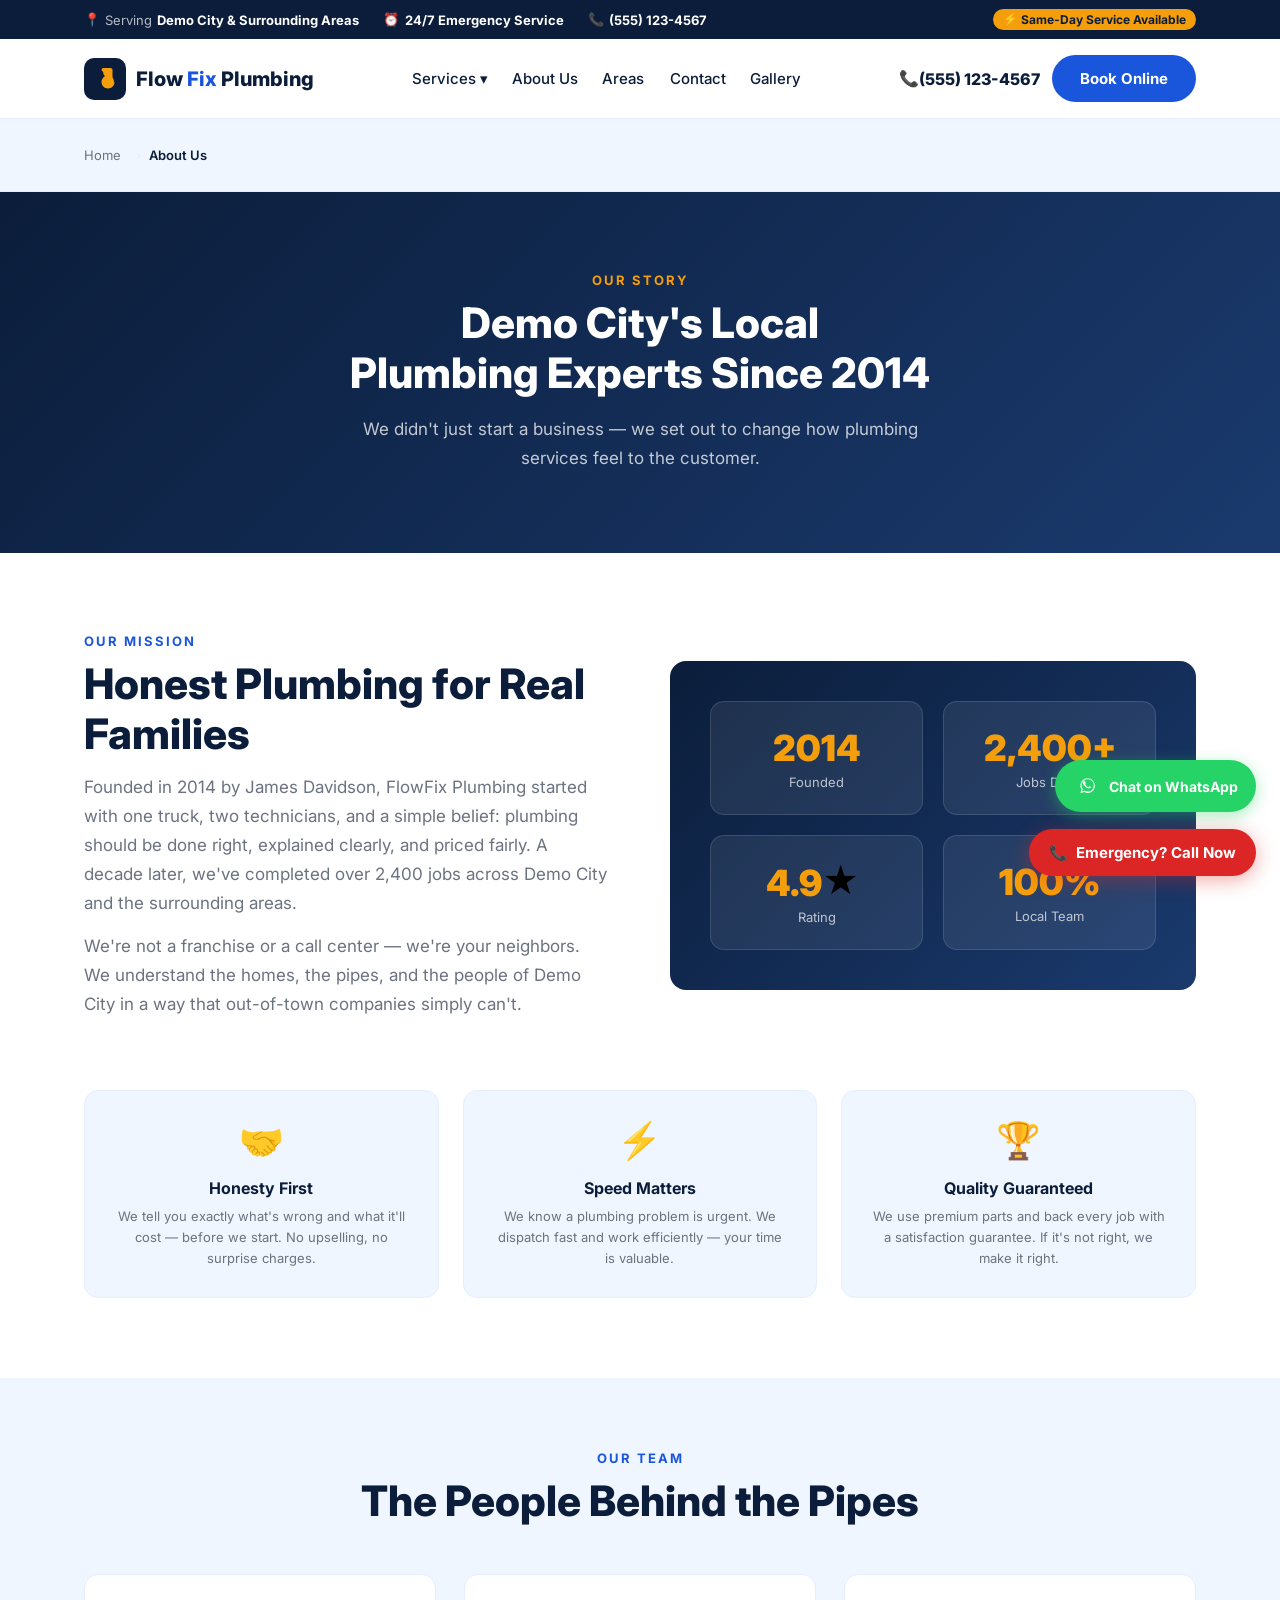
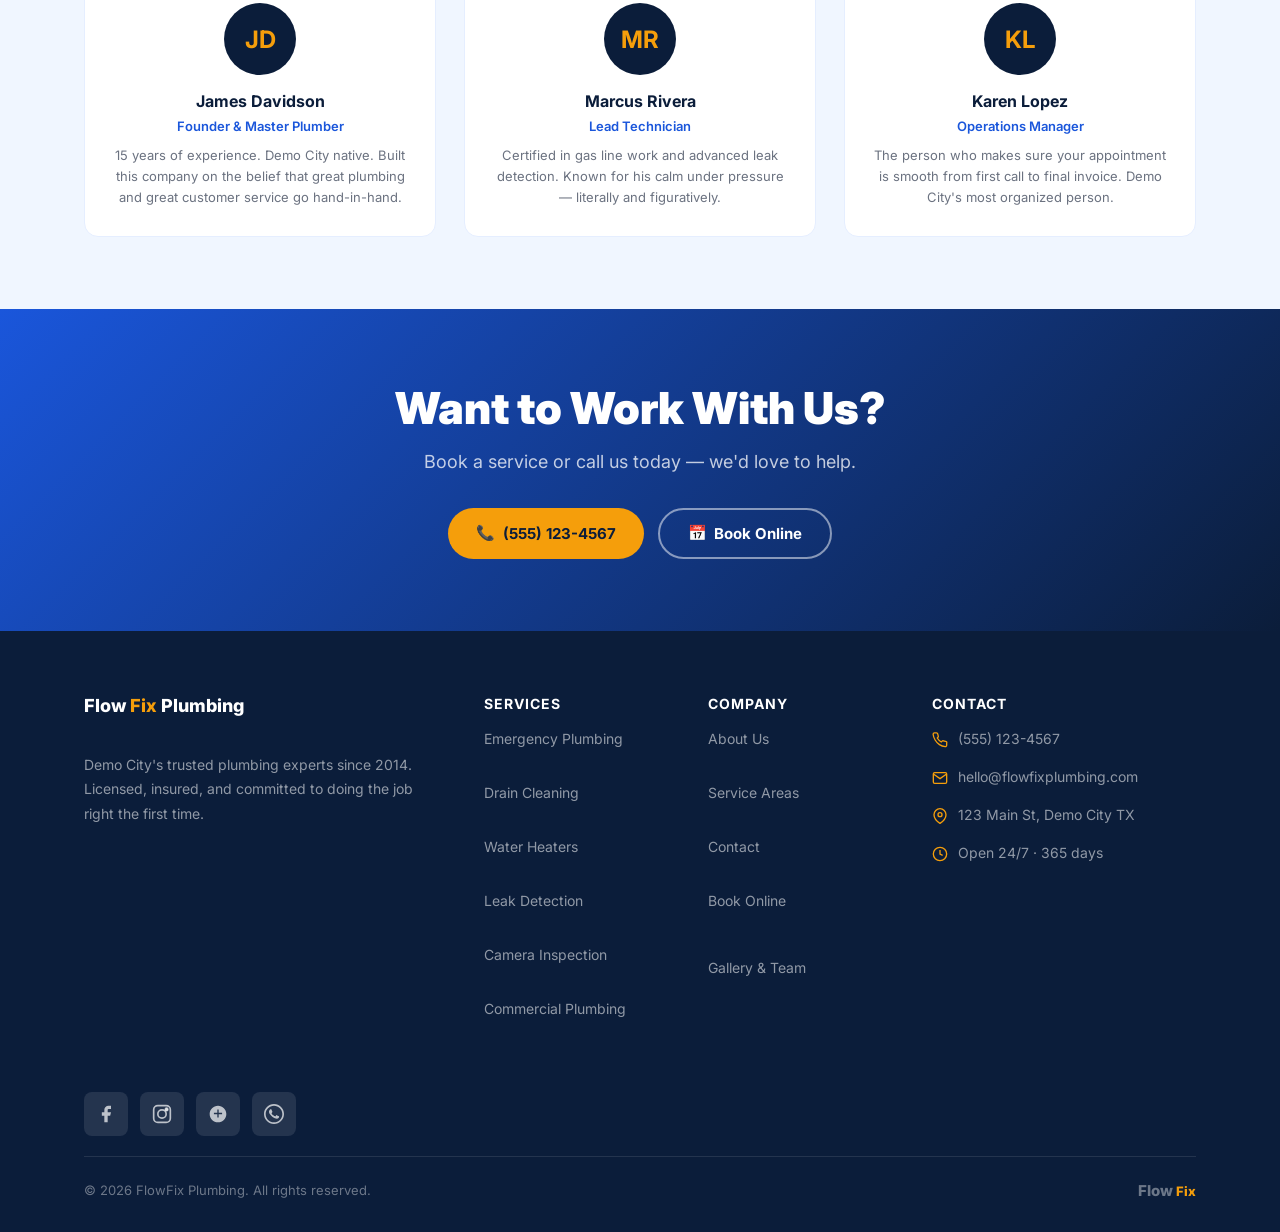
<file: plumber/about.html>
<!DOCTYPE html>
<html lang="en">
<head>
<meta charset="UTF-8">
<meta name="viewport" content="width=device-width, initial-scale=1.0">
<!-- EDIT: Page title -->
<title>FlowFix Plumbing — Demo City's Trusted Plumbers</title>

<!-- EDIT: change link destination here --><link rel="preconnect" href="https://fonts.googleapis.com">

<!-- EDIT: change link destination here --><link href="https://fonts.googleapis.com/css2?family=Inter:wght@300;400;500;600;700;800;900&display=swap" rel="stylesheet">

<!-- EDIT: change shared colors, styles and responsive rules in styles.css -->

<!-- EDIT: change link destination here --><link rel="stylesheet" href="styles.css">
</head>
<body>
<!-- TOP BAR -->
<div id="topbar">
  <div class="container">
    <div class="topbar-info">
      <span><svg xmlns="http://www.w3.org/2000/svg" width="1.25em" height="1.2em" viewBox="0 0 25 24" aria-hidden="true" style="display:inline-block;vertical-align:-0.2em;flex-shrink:0"><text x="0" y="19" font-size="20">📍</text></svg>
<!-- EDIT: change text here --> Serving <strong>
<!-- EDIT: change city name here -->Demo City 
<!-- EDIT: change text here -->&
<!-- EDIT: change text here --> Surrounding Areas</strong></span>
      <span><svg xmlns="http://www.w3.org/2000/svg" width="1.25em" height="1.2em" viewBox="0 0 25 24" aria-hidden="true" style="display:inline-block;vertical-align:-0.2em;flex-shrink:0"><text x="0" y="19" font-size="20">⏰</text></svg> <strong>
<!-- EDIT: change text here -->24/7 Emergency Service</strong></span>
      <span><svg xmlns="http://www.w3.org/2000/svg" width="1.25em" height="1.2em" viewBox="0 0 25 24" aria-hidden="true" style="display:inline-block;vertical-align:-0.2em;flex-shrink:0"><text x="0" y="19" font-size="20">📞</text></svg> <strong>
<!-- EDIT: change phone number here -->(555) 123-4567</strong></span>
    </div>
    <span class="topbar-badge"><svg xmlns="http://www.w3.org/2000/svg" width="1.25em" height="1.2em" viewBox="0 0 25 24" aria-hidden="true" style="display:inline-block;vertical-align:-0.2em;flex-shrink:0"><text x="0" y="19" font-size="20">⚡</text></svg>
<!-- EDIT: change text here --> Same-Day Service Available</span>
  </div>
</div>

<!-- NAVBAR -->
<nav id="navbar">
  <div class="container">
    <div class="nav-inner">
      <div class="logo" role="link" tabindex="0" data-href="index.html" onclick="location.href=this.dataset.href">
        <div class="logo-icon">
          <svg viewBox="0 0 24 24"><path d="M21.5 15c0 3.59-2.91 6.5-6.5 6.5s-6.5-2.91-6.5-6.5c0-1.63.6-3.12 1.59-4.26L12 9l-1.26-1.26A6.44 6.44 0 0 0 8.5 3c0-1.1.9-2 2-2h7c1.1 0 2 .9 2 2v7.59c.96 1.14 1.5 2.6 1.5 4.41z"/></svg>
        </div>
        <div class="logo-text">
<!-- EDIT: change company name here -->Flow<span>
<!-- EDIT: change text here -->Fix</span>
<!-- EDIT: change text here --> Plumbing</div>
      </div>
      <ul class="nav-links">
        <li class="has-drop has-dropdown">
          <a role="button" tabindex="0" aria-haspopup="true" aria-expanded="false" aria-controls="servicesDropdown">
<!-- EDIT: change text here -->Services ▾</a>
          <ul class="drop nav-dropdown" id="servicesDropdown">
            <li class="drop-item"><!-- EDIT: Service navigation destination --><a href="emergency.html"><div class="di-icon"><!-- EDIT: emergency service icon — inline SVG --><svg width="26" height="26" viewBox="0 0 26 24" fill="none" stroke="currentColor" stroke-width="2" stroke-linecap="round" stroke-linejoin="round" aria-hidden="true"><path d="M6 8a6 6 0 0 1 12 0c0 7 3 7 3 9H3c0-2 3-2 3-9Z"/><path d="M10 21h4M12 6v5m0 2v.01M2 4l2 2m16 0 2-2"/></svg></div><div><strong>
<!-- EDIT: change text here -->Emergency Plumbing</strong><span>
<!-- EDIT: change text here -->24/7 urgent repairs</span></div></a></li>
            <li class="drop-item"><!-- EDIT: Service navigation destination --><a href="drain.html"><div class="di-icon"><!-- EDIT: drain service icon — inline SVG --><svg width="26" height="26" viewBox="0 0 26 24" fill="none" stroke="currentColor" stroke-width="2" stroke-linecap="round" stroke-linejoin="round" aria-hidden="true"><path d="M20 12a8 8 0 1 1-8-8c4 0 6 2 6 5s-2 5-5 5-5-2-5-4 1-3 3-3 3 1 3 3-1 2-2 2"/></svg></div><div><strong>
<!-- EDIT: change text here -->Drain Cleaning</strong><span>
<!-- EDIT: change text here -->Clogs 
<!-- EDIT: change text here -->&
<!-- EDIT: change text here --> blockages</span></div></a></li>
            <li class="drop-item"><!-- EDIT: Service navigation destination --><a href="water-heater.html"><div class="di-icon"><!-- EDIT: water-heater service icon — inline SVG --><svg width="26" height="26" viewBox="0 0 26 24" fill="none" stroke="currentColor" stroke-width="2" stroke-linecap="round" stroke-linejoin="round" aria-hidden="true"><rect x="3" y="3" width="11" height="18" rx="3"/><path d="M6 3V1m5 2V1M6 17h5m9-10c0 4-4 5-4 9a4 4 0 0 0 8 0c0-3-2-5-2-5s1 3-1 4c0-4-1-5-1-8Z"/></svg></div><div><strong>
<!-- EDIT: change text here -->Water Heater</strong><span>
<!-- EDIT: change text here -->Repair 
<!-- EDIT: change text here -->&
<!-- EDIT: change text here --> installation</span></div></a></li>
            <li class="drop-item"><!-- EDIT: Service navigation destination --><a href="leak.html"><div class="di-icon"><!-- EDIT: leak service icon — inline SVG --><svg width="26" height="26" viewBox="0 0 26 24" fill="none" stroke="currentColor" stroke-width="2" stroke-linecap="round" stroke-linejoin="round" aria-hidden="true"><path d="M12 2S4 10 4 15a8 8 0 0 0 16 0c0-5-8-13-8-13Z"/><path d="M8 15a4 4 0 0 0 4 4"/></svg></div><div><strong>
<!-- EDIT: change text here -->Leak Detection</strong><span>
<!-- EDIT: change text here -->Non-invasive scanning</span></div></a></li>
            <li class="drop-item"><!-- EDIT: Service navigation destination --><a href="camera.html"><div class="di-icon"><!-- EDIT: camera service icon — inline SVG --><svg width="26" height="26" viewBox="0 0 26 24" fill="none" stroke="currentColor" stroke-width="2" stroke-linecap="round" stroke-linejoin="round" aria-hidden="true"><path d="M8 5l2-3h4l2 3h4a2 2 0 0 1 2 2v12a2 2 0 0 1-2 2H4a2 2 0 0 1-2-2V7a2 2 0 0 1 2-2Z"/><circle cx="12" cy="13" r="4"/></svg></div><div><strong>
<!-- EDIT: change text here -->Camera Inspection</strong><span>
<!-- EDIT: change text here -->HD pipe inspection</span></div></a></li>
            <li class="drop-item"><!-- EDIT: Service navigation destination --><a href="commercial.html"><div class="di-icon"><!-- EDIT: commercial service icon — inline SVG --><svg width="26" height="26" viewBox="0 0 26 24" fill="none" stroke="currentColor" stroke-width="2" stroke-linecap="round" stroke-linejoin="round" aria-hidden="true"><rect x="4" y="2" width="12" height="20" rx="1"/><path d="M16 8h4v14H4M8 6h1m2 0h1M8 10h1m2 0h1m-4 4h1m2 0h1m-3 8v-4h3v4m6-10h1m-1 4h1"/></svg></div><div><strong>
<!-- EDIT: change text here -->Commercial</strong><span>
<!-- EDIT: change text here -->Business plumbing</span></div></a></li>
          </ul>
        </li>
        <li>
<!-- EDIT: change link destination here --><a href="about.html">
<!-- EDIT: change text here -->About Us</a></li>
        <li>
<!-- EDIT: change link destination here --><a href="areas.html">
<!-- EDIT: change text here -->Areas</a></li>
        <li>
<!-- EDIT: change link destination here --><a href="contact.html">
<!-- EDIT: change text here -->Contact</a></li>
        <li><!-- EDIT: Gallery navigation link --><a href="gallery.html">Gallery</a></li>
      </ul>
      <div class="nav-cta">
        
<!-- EDIT: change phone number here --><a href="tel:5551234567" class="nav-phone"><svg xmlns="http://www.w3.org/2000/svg" width="1.25em" height="1.2em" viewBox="0 0 25 24" aria-hidden="true" style="display:inline-block;vertical-align:-0.2em;flex-shrink:0"><text x="0" y="19" font-size="20">📞</text></svg>
<!-- EDIT: change phone number here --> (555) 123-4567</a>
        
<!-- EDIT: change link destination here --><a href="contact.html" class="btn btn-blue">
<!-- EDIT: change text here -->Book Online</a>
      </div>
      <div class="hamburger" role="button" tabindex="0" aria-label="Toggle navigation" aria-controls="mobileMenu" aria-expanded="false" onclick="toggleMenu()">
        <span></span><span></span><span></span>
      </div>
    </div>
    <div class="mobile-menu" id="mobileMenu">
      <ul>
        <li><div role="link" tabindex="0" data-href="index.html" onclick="location.href=this.dataset.href"><svg xmlns="http://www.w3.org/2000/svg" width="1.25em" height="1.2em" viewBox="0 0 25 24" aria-hidden="true" style="display:inline-block;vertical-align:-0.2em;flex-shrink:0"><text x="0" y="19" font-size="20">🏠</text></svg>
<!-- EDIT: change text here --> Home</div></li>
        <li><!-- EDIT: Mobile services menu label --><button type="button" class="mobile-services-trigger" aria-expanded="false">Services ▾</button></li>
        <li><div role="link" tabindex="0" data-href="emergency.html" onclick="location.href=this.dataset.href"><svg xmlns="http://www.w3.org/2000/svg" width="1.25em" height="1.2em" viewBox="0 0 25 24" aria-hidden="true" style="display:inline-block;vertical-align:-0.2em;flex-shrink:0"><text x="0" y="19" font-size="20">🚨</text></svg>
<!-- EDIT: change text here --> Emergency Plumbing</div></li>
        <li><div role="link" tabindex="0" data-href="drain.html" onclick="location.href=this.dataset.href"><svg xmlns="http://www.w3.org/2000/svg" width="1.25em" height="1.2em" viewBox="0 0 25 24" aria-hidden="true" style="display:inline-block;vertical-align:-0.2em;flex-shrink:0"><text x="0" y="19" font-size="20">🌀</text></svg>
<!-- EDIT: change text here --> Drain Cleaning</div></li>
        <li><div role="link" tabindex="0" data-href="water-heater.html" onclick="location.href=this.dataset.href"><svg xmlns="http://www.w3.org/2000/svg" width="1.25em" height="1.2em" viewBox="0 0 25 24" aria-hidden="true" style="display:inline-block;vertical-align:-0.2em;flex-shrink:0"><text x="0" y="19" font-size="20">🔥</text></svg>
<!-- EDIT: change text here --> Water Heater</div></li>
        <li><div role="link" tabindex="0" data-href="leak.html" onclick="location.href=this.dataset.href"><svg xmlns="http://www.w3.org/2000/svg" width="1.25em" height="1.2em" viewBox="0 0 25 24" aria-hidden="true" style="display:inline-block;vertical-align:-0.2em;flex-shrink:0"><text x="0" y="19" font-size="20">💧</text></svg>
<!-- EDIT: change text here --> Leak Detection</div></li>
        <li><div role="link" tabindex="0" data-href="camera.html" onclick="location.href=this.dataset.href"><svg xmlns="http://www.w3.org/2000/svg" width="1.25em" height="1.2em" viewBox="0 0 25 24" aria-hidden="true" style="display:inline-block;vertical-align:-0.2em;flex-shrink:0"><text x="0" y="19" font-size="20">📷</text></svg>
<!-- EDIT: change text here --> Camera Inspection</div></li>
        <li><div role="link" tabindex="0" data-href="commercial.html" onclick="location.href=this.dataset.href"><svg xmlns="http://www.w3.org/2000/svg" width="1.25em" height="1.2em" viewBox="0 0 25 24" aria-hidden="true" style="display:inline-block;vertical-align:-0.2em;flex-shrink:0"><text x="0" y="19" font-size="20">🏢</text></svg>
<!-- EDIT: change text here --> Commercial</div></li>
        <li><div role="link" tabindex="0" data-href="about.html" onclick="location.href=this.dataset.href">
<!-- EDIT: change text here -->ℹ️ About Us</div></li>
        <li><div role="link" tabindex="0" data-href="areas.html" onclick="location.href=this.dataset.href"><svg xmlns="http://www.w3.org/2000/svg" width="1.25em" height="1.2em" viewBox="0 0 25 24" aria-hidden="true" style="display:inline-block;vertical-align:-0.2em;flex-shrink:0"><text x="0" y="19" font-size="20">📍</text></svg>
<!-- EDIT: change text here --> Service Areas</div></li>
        <li><div role="link" tabindex="0" data-href="contact.html" onclick="location.href=this.dataset.href"><svg xmlns="http://www.w3.org/2000/svg" width="1.25em" height="1.2em" viewBox="0 0 25 24" aria-hidden="true" style="display:inline-block;vertical-align:-0.2em;flex-shrink:0"><text x="0" y="19" font-size="20">📞</text></svg>
<!-- EDIT: change text here --> Contact</div></li>
      <li><!-- EDIT: Gallery mobile navigation link --><a href="gallery.html">Gallery &amp; Team</a></li>
      </ul>
      
<!-- EDIT: change phone number here --><a href="tel:5551234567" class="btn btn-primary"><svg xmlns="http://www.w3.org/2000/svg" width="1.25em" height="1.2em" viewBox="0 0 25 24" aria-hidden="true" style="display:inline-block;vertical-align:-0.2em;flex-shrink:0"><text x="0" y="19" font-size="20">📞</text></svg>
<!-- EDIT: change phone number here --> Call Now — (555) 123-4567</a>
    </div>
  </div>
</nav>

<!-- ══════════════════════════════════════════════
     PAGE: HOME
══════════════════════════════════════════════ -->
<div id="page-about" class="page-view active">
  <div class="breadcrumb"><div class="container"><div class="breadcrumb-inner"><span role="link" tabindex="0" data-href="index.html" onclick="location.href=this.dataset.href">
<!-- EDIT: change text here -->Home</span><span class="sep">
<!-- EDIT: change text here -->›</span><span class="current">
<!-- EDIT: change text here -->About Us</span></div></div></div>
  <div class="about-hero"><div class="container"><div class="section-label" style="color:var(--gold)">
<!-- EDIT: change text here -->Our Story</div><div class="section-title" style="color:var(--white);margin-top:8px">
<!-- EDIT: change city name here -->Demo City's Local<br>
<!-- EDIT: change founding year here -->Plumbing Experts Since 2014</div><p class="section-sub" style="color:var(--tone-16);margin:16px auto 0;text-align:center">
<!-- EDIT: change text here -->We didn't just start a business — we set out to change how plumbing services feel to the customer.</p></div></div>
  <div class="about-body">
    <div class="container">
      <div class="about-grid fade-in">
        <div>
          <div class="section-label">
<!-- EDIT: change text here -->Our Mission</div>
          <div class="section-title">
<!-- EDIT: change text here -->Honest Plumbing for Real Families</div>
          <p class="section-sub" style="max-width:100%;margin-top:14px">
<!-- EDIT: change city name, company name, founding year, jobs completed here -->Founded in 2014 by James Davidson, FlowFix Plumbing started with one truck, two technicians, and a simple belief: plumbing should be done right, explained clearly, and priced fairly. A decade later, we've completed over 2,400 jobs across Demo City and the surrounding areas.</p>
          <p class="section-sub" style="max-width:100%;margin-top:14px">
<!-- EDIT: change city name here -->We're not a franchise or a call center — we're your neighbors. We understand the homes, the pipes, and the people of Demo City in a way that out-of-town companies simply can't.</p>
        </div>
        <div class="why-bg" style="border-radius:16px"><div class="stat-grid"><div class="stat-box"><div class="num">
<!-- EDIT: change founding year here -->2014</div><div class="lbl">
<!-- EDIT: change text here -->Founded</div></div><div class="stat-box"><div class="num">
<!-- EDIT: change jobs completed here -->2,400+</div><div class="lbl">
<!-- EDIT: change text here -->Jobs Done</div></div><div class="stat-box"><div class="num">
<!-- EDIT: change text here -->4.9<svg xmlns="http://www.w3.org/2000/svg" width="1.25em" height="1.2em" viewBox="0 0 25 24" aria-hidden="true" style="display:inline-block;vertical-align:-0.2em;flex-shrink:0"><text x="0" y="19" font-size="20">★</text></svg></div><div class="lbl">
<!-- EDIT: change text here -->Rating</div></div><div class="stat-box"><div class="num">
<!-- EDIT: change text here -->100%</div><div class="lbl">
<!-- EDIT: change text here -->Local Team</div></div></div></div>
      </div>
      <div class="about-values fade-in">
        <div class="value-card"><div class="vi"><svg xmlns="http://www.w3.org/2000/svg" width="1.25em" height="1.2em" viewBox="0 0 25 24" aria-hidden="true" style="display:inline-block;vertical-align:-0.2em;flex-shrink:0"><text x="0" y="19" font-size="20">🤝</text></svg></div><h4>
<!-- EDIT: change text here -->Honesty First</h4><p>
<!-- EDIT: change text here -->We tell you exactly what's wrong and what it'll cost — before we start. No upselling, no surprise charges.</p></div>
        <div class="value-card"><div class="vi"><svg xmlns="http://www.w3.org/2000/svg" width="1.25em" height="1.2em" viewBox="0 0 25 24" aria-hidden="true" style="display:inline-block;vertical-align:-0.2em;flex-shrink:0"><text x="0" y="19" font-size="20">⚡</text></svg></div><h4>
<!-- EDIT: change text here -->Speed Matters</h4><p>
<!-- EDIT: change text here -->We know a plumbing problem is urgent. We dispatch fast and work efficiently — your time is valuable.</p></div>
        <div class="value-card"><div class="vi"><svg xmlns="http://www.w3.org/2000/svg" width="1.25em" height="1.2em" viewBox="0 0 25 24" aria-hidden="true" style="display:inline-block;vertical-align:-0.2em;flex-shrink:0"><text x="0" y="19" font-size="20">🏆</text></svg></div><h4>
<!-- EDIT: change text here -->Quality Guaranteed</h4><p>
<!-- EDIT: change text here -->We use premium parts and back every job with a satisfaction guarantee. If it's not right, we make it right.</p></div>
      </div>
    </div>
  </div>
  <div class="team-section">
    <div class="container">
      <div class="section-label" style="text-align:center">
<!-- EDIT: change text here -->Our Team</div>
      <div class="section-title" style="text-align:center">
<!-- EDIT: change text here -->The People Behind the Pipes</div>
      <div class="team-grid fade-in">
        <div class="team-card"><div class="team-avatar">
<!-- EDIT: change text here -->JD</div><h4>
<!-- EDIT: change text here -->James Davidson</h4><span>
<!-- EDIT: change text here -->Founder &amp;
<!-- EDIT: change text here --> Master Plumber</span><p>
<!-- EDIT: change city name here -->15 years of experience. Demo City native. Built this company on the belief that great plumbing and great customer service go hand-in-hand.</p></div>
        <div class="team-card"><div class="team-avatar">
<!-- EDIT: change text here -->MR</div><h4>
<!-- EDIT: change text here -->Marcus Rivera</h4><span>
<!-- EDIT: change text here -->Lead Technician</span><p>
<!-- EDIT: change text here -->Certified in gas line work and advanced leak detection. Known for his calm under pressure — literally and figuratively.</p></div>
        <div class="team-card"><div class="team-avatar">
<!-- EDIT: change text here -->KL</div><h4>
<!-- EDIT: change text here -->Karen Lopez</h4><span>
<!-- EDIT: change text here -->Operations Manager</span><p>
<!-- EDIT: change city name here -->The person who makes sure your appointment is smooth from first call to final invoice. Demo City's most organized person.</p></div>
      </div>
    </div>
  </div>
  <div class="cta-band"><div class="container"><h2>
<!-- EDIT: change text here -->Want to Work With Us?</h2><p>
<!-- EDIT: change text here -->Book a service or call us today — we'd love to help.</p><div class="cta-btns">
<!-- EDIT: change phone number here --><a href="tel:5551234567" class="btn btn-primary"><svg xmlns="http://www.w3.org/2000/svg" width="1.25em" height="1.2em" viewBox="0 0 25 24" aria-hidden="true" style="display:inline-block;vertical-align:-0.2em;flex-shrink:0"><text x="0" y="19" font-size="20">📞</text></svg>
<!-- EDIT: change phone number here --> (555) 123-4567</a>
<!-- EDIT: change link destination here --><a href="contact.html" class="btn btn-outline"><svg xmlns="http://www.w3.org/2000/svg" width="1.25em" height="1.2em" viewBox="0 0 25 24" aria-hidden="true" style="display:inline-block;vertical-align:-0.2em;flex-shrink:0"><text x="0" y="19" font-size="20">📅</text></svg>
<!-- EDIT: change text here --> Book Online</a></div></div></div>
</div>
<!-- ══════════════════ FOOTER (shown on all pages) ══════════════════ -->
<footer>
  <div class="container">
    <div class="footer-grid">
      <div class="footer-col"><div class="footer-logo" role="link" tabindex="0" data-href="index.html" onclick="location.href=this.dataset.href" style="cursor:pointer">
<!-- EDIT: change company name here -->Flow<span>
<!-- EDIT: change text here -->Fix</span>
<!-- EDIT: change text here --> Plumbing</div><p style="margin-top:14px">
<!-- EDIT: change city name, founding year here -->Demo City's trusted plumbing experts since 2014. Licensed, insured, and committed to doing the job right the first time.</p></div>
      <div class="footer-col"><h4>
<!-- EDIT: change text here -->Services</h4><ul>
        <li role="link" tabindex="0" data-href="emergency.html" onclick="location.href=this.dataset.href">
<!-- EDIT: change text here -->Emergency Plumbing</li>
        <li role="link" tabindex="0" data-href="drain.html" onclick="location.href=this.dataset.href">
<!-- EDIT: change text here -->Drain Cleaning</li>
        <li role="link" tabindex="0" data-href="water-heater.html" onclick="location.href=this.dataset.href">
<!-- EDIT: change text here -->Water Heaters</li>
        <li role="link" tabindex="0" data-href="leak.html" onclick="location.href=this.dataset.href">
<!-- EDIT: change text here -->Leak Detection</li>
        <li role="link" tabindex="0" data-href="camera.html" onclick="location.href=this.dataset.href">
<!-- EDIT: change text here -->Camera Inspection</li>
        <li role="link" tabindex="0" data-href="commercial.html" onclick="location.href=this.dataset.href">
<!-- EDIT: change text here -->Commercial Plumbing</li>
      </ul></div>
      <div class="footer-col"><h4>
<!-- EDIT: change text here -->Company</h4><ul>
        <li role="link" tabindex="0" data-href="about.html" onclick="location.href=this.dataset.href">
<!-- EDIT: change text here -->About Us</li>
        <li role="link" tabindex="0" data-href="areas.html" onclick="location.href=this.dataset.href">
<!-- EDIT: change text here -->Service Areas</li>
        <li role="link" tabindex="0" data-href="contact.html" onclick="location.href=this.dataset.href">
<!-- EDIT: change text here -->Contact</li>
        <li role="link" tabindex="0" data-href="contact.html" onclick="location.href=this.dataset.href">
<!-- EDIT: change text here -->Book Online</li>
      <li><!-- EDIT: Gallery footer navigation link --><a href="gallery.html">Gallery &amp; Team</a></li>
      </ul></div>
      <div class="footer-col"><h4>
<!-- EDIT: change text here -->Contact</h4><ul class="footer-contact">
        <li><svg width="16" height="16" viewBox="0 0 24 24" fill="none" stroke="currentColor" stroke-width="2"><path d="M22 16.92v3a2 2 0 0 1-2.18 2 19.79 19.79 0 0 1-8.63-3.07A19.5 19.5 0 0 1 4.69 12 19.79 19.79 0 0 1 1.69 3.3a2 2 0 0 1 1.98-2h3a2 2 0 0 1 2 1.72c.127.96.361 1.903.7 2.81a2 2 0 0 1-.45 2.11L7.91 9a16 16 0 0 0 6 6l1.27-1.27a2 2 0 0 1 2.11-.45c.907.339 1.85.573 2.81.7A2 2 0 0 1 22 16.92z"/></svg>
<!-- EDIT: change phone number here -->(555) 123-4567</li>
        <li><svg width="16" height="16" viewBox="0 0 24 24" fill="none" stroke="currentColor" stroke-width="2"><path d="M4 4h16c1.1 0 2 .9 2 2v12c0 1.1-.9 2-2 2H4c-1.1 0-2-.9-2-2V6c0-1.1.9-2 2-2z"/><polyline points="22,6 12,13 2,6"/></svg>
<!-- EDIT: change email address here -->hello@flowfixplumbing.com</li>
        <li><svg width="16" height="16" viewBox="0 0 24 24" fill="none" stroke="currentColor" stroke-width="2"><path d="M21 10c0 7-9 13-9 13s-9-6-9-13a9 9 0 0 1 18 0z"/><circle cx="12" cy="10" r="3"/></svg>
<!-- EDIT: change city name, street address, state here -->123 Main St, Demo City TX</li>
        <li><svg width="16" height="16" viewBox="0 0 24 24" fill="none" stroke="currentColor" stroke-width="2"><circle cx="12" cy="12" r="10"/><polyline points="12 6 12 12 16 14"/></svg>
<!-- EDIT: change text here -->Open 24/7 · 365 days</li>
      </ul></div>
    </div>
    <!-- Add BEFORE the copyright line in footer -->
<div class="footer-social">
  <!-- EDIT: Link destination and label -->
<a href="#" class="footer-social__link" aria-label="Facebook">
    <svg width="20" height="20" fill="currentColor" viewBox="0 0 24 24"><path d="M18 2h-3a5 5 0 0 0-5 5v3H7v4h3v8h4v-8h3l1-4h-4V7a1 1 0 0 1 1-1h3z"/></svg>
  </a>
  <!-- EDIT: Link destination and label -->
<a href="#" class="footer-social__link" aria-label="Instagram">
    <svg width="20" height="20" fill="none" stroke="currentColor" stroke-width="2" viewBox="0 0 24 24"><rect x="2" y="2" width="20" height="20" rx="5"/><circle cx="12" cy="12" r="5"/><circle cx="17.5" cy="6.5" r="1.5" fill="currentColor"/></svg>
  </a>
  <!-- EDIT: Link destination and label -->
<a href="#" class="footer-social__link" aria-label="Google">
    <svg width="20" height="20" fill="currentColor" viewBox="0 0 24 24"><path d="M12 2C6.477 2 2 6.477 2 12s4.477 10 10 10 10-4.477 10-10S17.523 2 12 2zm4.9 10.2h-4.1v4.1h-1.6v-4.1H7.1V10.6h4.1V6.5h1.6v4.1h4.1v1.6z"/></svg>
  </a>
  <!-- EDIT: Link destination and label -->
<a href="https://wa.me/15551234567" class="footer-social__link" aria-label="WhatsApp" target="_blank" rel="noopener">
    <svg width="20" height="20" fill="currentColor" viewBox="0 0 24 24"><path d="M17.472 14.382c-.297-.149-1.758-.867-2.03-.967-.273-.099-.471-.148-.67.15-.197.297-.767.966-.94 1.164-.173.199-.347.223-.644.075-.297-.15-1.255-.463-2.39-1.475-.883-.788-1.48-1.761-1.653-2.059-.173-.297-.018-.458.13-.606.134-.133.298-.347.446-.52.149-.174.198-.298.298-.497.099-.198.05-.371-.025-.52-.075-.149-.669-1.612-.916-2.207-.242-.579-.487-.5-.669-.51-.173-.008-.371-.01-.57-.01-.198 0-.52.074-.792.372-.272.297-1.04 1.016-1.04 2.479 0 1.462 1.065 2.875 1.213 3.074.149.198 2.096 3.2 5.077 4.487.709.306 1.262.489 1.694.625.712.227 1.36.195 1.871.118.571-.085 1.758-.719 2.006-1.413.248-.694.248-1.289.173-1.413-.074-.124-.272-.198-.57-.347z"/><path d="M12 0C5.373 0 0 5.373 0 12s5.373 12 12 12 12-5.373 12-12S18.627 0 12 0zm0 22C6.486 22 2 17.514 2 12S6.486 2 12 2s10 4.486 10 10-4.486 10-10 10z"/></svg>
  </a>
</div>

<div class="footer-bottom"><span>
<!-- EDIT: change company name here -->© 2026 FlowFix Plumbing. All rights reserved.</span><span class="footer-logo" style="font-size:15px">
<!-- EDIT: change company name here -->Flow<span>
<!-- EDIT: change text here -->Fix</span></span></div>
  </div>
</footer>

<!-- STICKY MOBILE CTA -->
<div class="sticky-cta">
  
<!-- EDIT: change phone number here --><a href="tel:5551234567"><svg xmlns="http://www.w3.org/2000/svg" width="1.25em" height="1.2em" viewBox="0 0 25 24" aria-hidden="true" style="display:inline-block;vertical-align:-0.2em;flex-shrink:0"><text x="0" y="19" font-size="20">📞</text></svg>
<!-- EDIT: change phone number here --> Call Now — (555) 123-4567</a>
  
<!-- EDIT: change link destination here --><a href="contact.html"><svg xmlns="http://www.w3.org/2000/svg" width="1.25em" height="1.2em" viewBox="0 0 25 24" aria-hidden="true" style="display:inline-block;vertical-align:-0.2em;flex-shrink:0"><text x="0" y="19" font-size="20">📅</text></svg>
<!-- EDIT: change text here --> Book Online — Free Estimate</a>
</div>



<!-- EDIT: change booking endpoint and integration mode in booking-config.js -->
<script src="booking-config.js"></script>
<script src="site.js" defer></script>
<!-- === EMERGENCY FLOATING BUTTON === -->
<!-- EDIT: Link destination and label -->
<a href="tel:5551234567" class="emergency-float" aria-label="Emergency Call">
  <span class="emergency-float__icon">📞</span>
  <!-- EDIT: emergency float text -->
<span class="emergency-float__text">Emergency? Call Now</span>
</a>
<!-- === WHATSAPP CHAT BUTTON === -->
<a
  href="https://wa.me/15551234567?text=Hi%2C%20I%20need%20a%20plumber!"
  class="whatsapp-float"
  target="_blank"
  rel="noopener"
  aria-label="Chat on WhatsApp"
>
  <svg class="whatsapp-float__icon" viewBox="0 0 32 32" fill="none" xmlns="http://www.w3.org/2000/svg">
    <circle cx="16" cy="16" r="16" fill="#25D366"/>
    <path d="M22.5 9.5C21 8 19 7 16.8 7C12.2 7 8.5 10.7 8.5 15.3C8.5 16.8 8.9 18.3 9.6 19.6L8.5 24L13 22.9C14.3 23.6 15.5 24 16.8 24C21.4 24 25 20.3 25 15.7C25 13.5 24.1 11.4 22.5 9.9V9.5ZM16.8 22.4C15.6 22.4 14.5 22.1 13.5 21.5L13.2 21.3L10.5 22L11.2 19.4L10.9 19.1C10.2 18 9.9 16.7 9.9 15.3C9.9 11.5 13 8.4 16.9 8.4C18.8 8.4 20.5 9.1 21.8 10.4C23.1 11.7 23.8 13.4 23.8 15.3C23.6 19.2 20.5 22.4 16.8 22.4ZM20.5 17.1C20.3 17 19.3 16.5 19.1 16.4C18.9 16.3 18.8 16.3 18.6 16.5C18.4 16.7 18.1 17.1 17.9 17.3C17.8 17.5 17.6 17.5 17.4 17.4C16.6 17 15.9 16.5 15.3 15.9C14.8 15.4 14.3 14.7 14 14C13.9 13.8 14 13.6 14.1 13.5L14.4 13.2C14.5 13.1 14.5 12.9 14.6 12.8C14.7 12.7 14.6 12.5 14.6 12.4C14.5 12.3 14 11.2 13.8 10.8C13.6 10.4 13.4 10.4 13.3 10.4H13C12.8 10.4 12.6 10.5 12.4 10.7C12.1 11 11.5 11.5 11.5 12.6C11.5 13.7 12.4 14.8 12.5 14.9C12.6 15 14 17.2 16.1 18.1C17.6 18.7 18.2 18.8 19 18.6C19.5 18.5 20.4 18 20.6 17.5C20.9 17 20.9 16.5 20.8 16.4C20.7 16.3 20.6 16.2 20.5 17.1Z" fill="white"/>
  </svg>
  <!-- EDIT: whatsapp float text -->
<span class="whatsapp-float__text">Chat on WhatsApp</span>
</a>

</body>
</html>
</file>
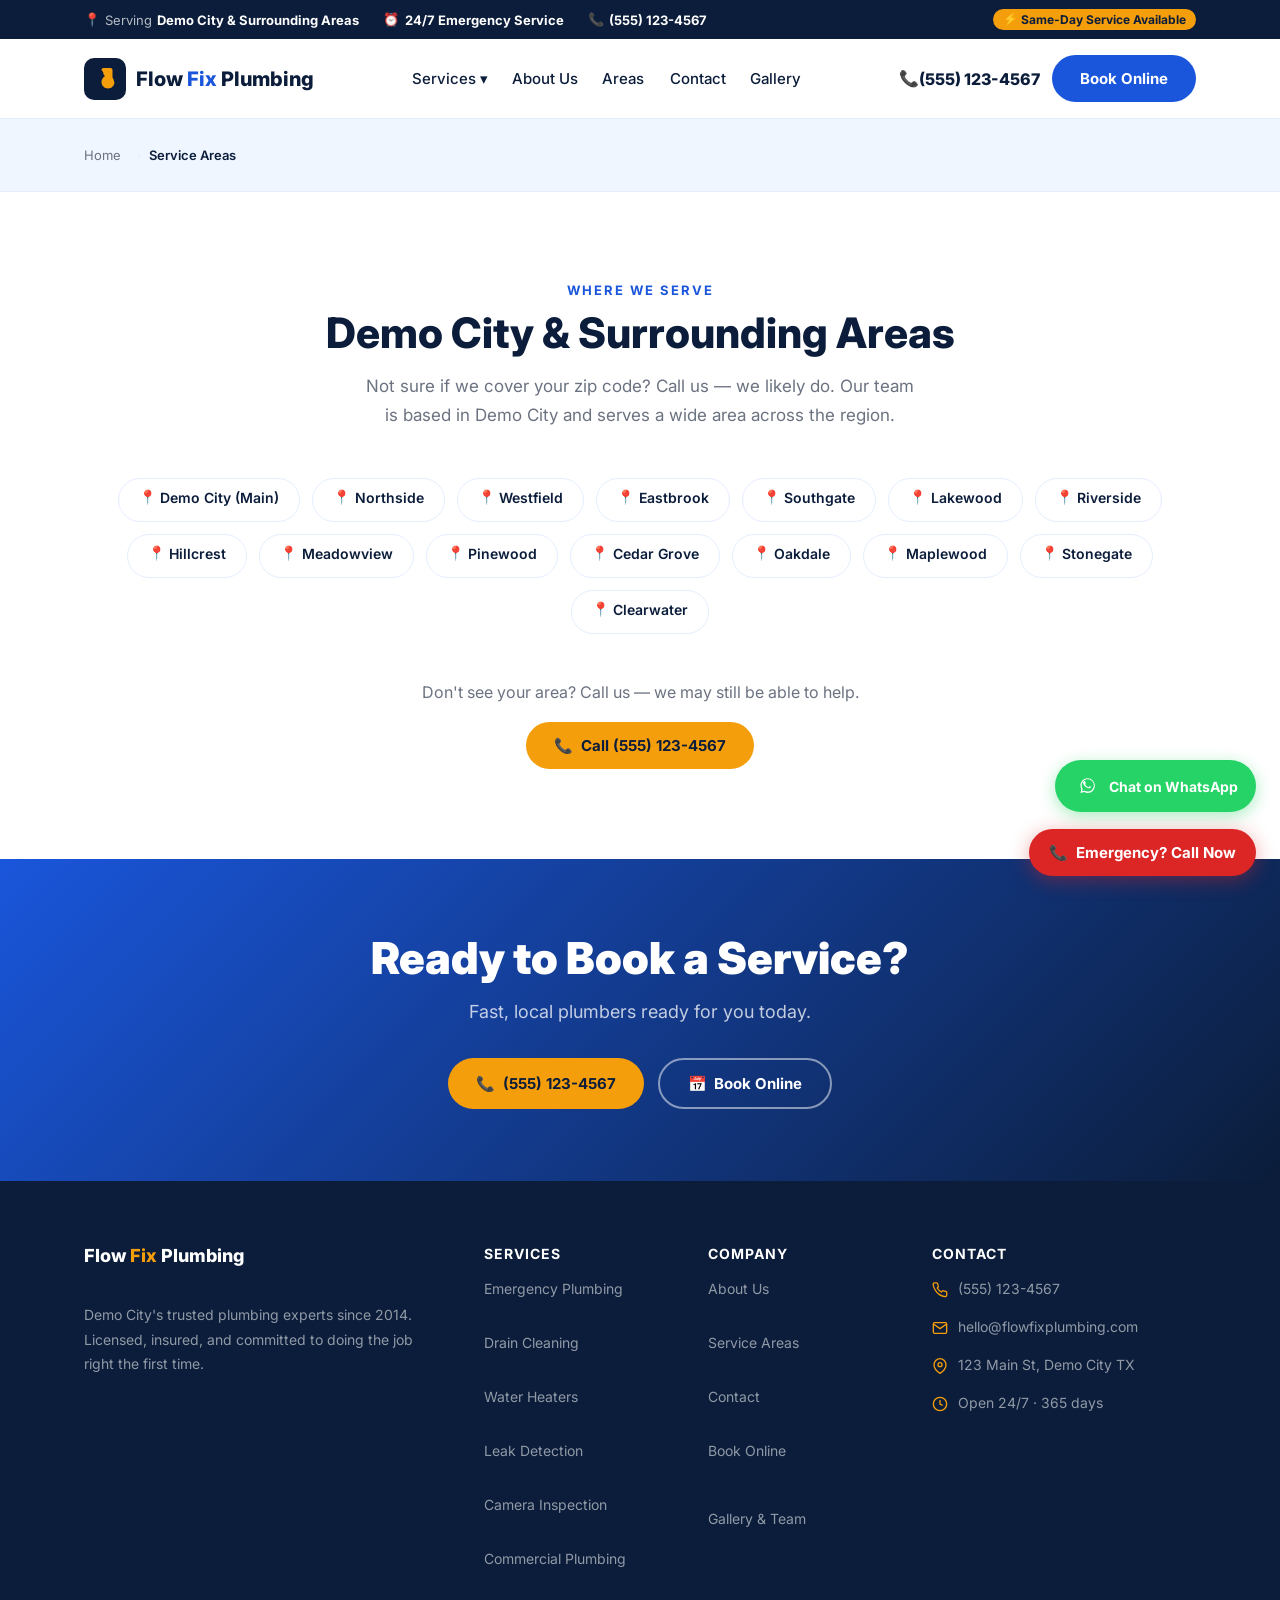
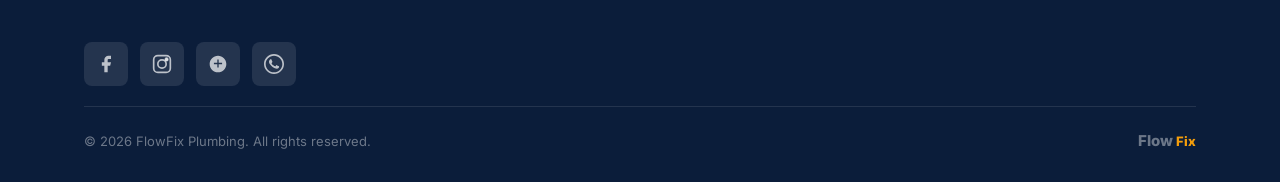
<file: plumber/areas.html>
<!DOCTYPE html>
<html lang="en">
<head>
<meta charset="UTF-8">
<meta name="viewport" content="width=device-width, initial-scale=1.0">
<!-- EDIT: Page title -->
<title>FlowFix Plumbing — Demo City's Trusted Plumbers</title>

<!-- EDIT: change link destination here --><link rel="preconnect" href="https://fonts.googleapis.com">

<!-- EDIT: change link destination here --><link href="https://fonts.googleapis.com/css2?family=Inter:wght@300;400;500;600;700;800;900&display=swap" rel="stylesheet">

<!-- EDIT: change shared colors, styles and responsive rules in styles.css -->

<!-- EDIT: change link destination here --><link rel="stylesheet" href="styles.css">
</head>
<body>
<!-- TOP BAR -->
<div id="topbar">
  <div class="container">
    <div class="topbar-info">
      <span><svg xmlns="http://www.w3.org/2000/svg" width="1.25em" height="1.2em" viewBox="0 0 25 24" aria-hidden="true" style="display:inline-block;vertical-align:-0.2em;flex-shrink:0"><text x="0" y="19" font-size="20">📍</text></svg>
<!-- EDIT: change text here --> Serving <strong>
<!-- EDIT: change city name here -->Demo City 
<!-- EDIT: change text here -->&
<!-- EDIT: change text here --> Surrounding Areas</strong></span>
      <span><svg xmlns="http://www.w3.org/2000/svg" width="1.25em" height="1.2em" viewBox="0 0 25 24" aria-hidden="true" style="display:inline-block;vertical-align:-0.2em;flex-shrink:0"><text x="0" y="19" font-size="20">⏰</text></svg> <strong>
<!-- EDIT: change text here -->24/7 Emergency Service</strong></span>
      <span><svg xmlns="http://www.w3.org/2000/svg" width="1.25em" height="1.2em" viewBox="0 0 25 24" aria-hidden="true" style="display:inline-block;vertical-align:-0.2em;flex-shrink:0"><text x="0" y="19" font-size="20">📞</text></svg> <strong>
<!-- EDIT: change phone number here -->(555) 123-4567</strong></span>
    </div>
    <span class="topbar-badge"><svg xmlns="http://www.w3.org/2000/svg" width="1.25em" height="1.2em" viewBox="0 0 25 24" aria-hidden="true" style="display:inline-block;vertical-align:-0.2em;flex-shrink:0"><text x="0" y="19" font-size="20">⚡</text></svg>
<!-- EDIT: change text here --> Same-Day Service Available</span>
  </div>
</div>

<!-- NAVBAR -->
<nav id="navbar">
  <div class="container">
    <div class="nav-inner">
      <div class="logo" role="link" tabindex="0" data-href="index.html" onclick="location.href=this.dataset.href">
        <div class="logo-icon">
          <svg viewBox="0 0 24 24"><path d="M21.5 15c0 3.59-2.91 6.5-6.5 6.5s-6.5-2.91-6.5-6.5c0-1.63.6-3.12 1.59-4.26L12 9l-1.26-1.26A6.44 6.44 0 0 0 8.5 3c0-1.1.9-2 2-2h7c1.1 0 2 .9 2 2v7.59c.96 1.14 1.5 2.6 1.5 4.41z"/></svg>
        </div>
        <div class="logo-text">
<!-- EDIT: change company name here -->Flow<span>
<!-- EDIT: change text here -->Fix</span>
<!-- EDIT: change text here --> Plumbing</div>
      </div>
      <ul class="nav-links">
        <li class="has-drop has-dropdown">
          <a role="button" tabindex="0" aria-haspopup="true" aria-expanded="false" aria-controls="servicesDropdown">
<!-- EDIT: change text here -->Services ▾</a>
          <ul class="drop nav-dropdown" id="servicesDropdown">
            <li class="drop-item"><!-- EDIT: Service navigation destination --><a href="emergency.html"><div class="di-icon"><!-- EDIT: emergency service icon — inline SVG --><svg width="26" height="26" viewBox="0 0 26 24" fill="none" stroke="currentColor" stroke-width="2" stroke-linecap="round" stroke-linejoin="round" aria-hidden="true"><path d="M6 8a6 6 0 0 1 12 0c0 7 3 7 3 9H3c0-2 3-2 3-9Z"/><path d="M10 21h4M12 6v5m0 2v.01M2 4l2 2m16 0 2-2"/></svg></div><div><strong>
<!-- EDIT: change text here -->Emergency Plumbing</strong><span>
<!-- EDIT: change text here -->24/7 urgent repairs</span></div></a></li>
            <li class="drop-item"><!-- EDIT: Service navigation destination --><a href="drain.html"><div class="di-icon"><!-- EDIT: drain service icon — inline SVG --><svg width="26" height="26" viewBox="0 0 26 24" fill="none" stroke="currentColor" stroke-width="2" stroke-linecap="round" stroke-linejoin="round" aria-hidden="true"><path d="M20 12a8 8 0 1 1-8-8c4 0 6 2 6 5s-2 5-5 5-5-2-5-4 1-3 3-3 3 1 3 3-1 2-2 2"/></svg></div><div><strong>
<!-- EDIT: change text here -->Drain Cleaning</strong><span>
<!-- EDIT: change text here -->Clogs 
<!-- EDIT: change text here -->&
<!-- EDIT: change text here --> blockages</span></div></a></li>
            <li class="drop-item"><!-- EDIT: Service navigation destination --><a href="water-heater.html"><div class="di-icon"><!-- EDIT: water-heater service icon — inline SVG --><svg width="26" height="26" viewBox="0 0 26 24" fill="none" stroke="currentColor" stroke-width="2" stroke-linecap="round" stroke-linejoin="round" aria-hidden="true"><rect x="3" y="3" width="11" height="18" rx="3"/><path d="M6 3V1m5 2V1M6 17h5m9-10c0 4-4 5-4 9a4 4 0 0 0 8 0c0-3-2-5-2-5s1 3-1 4c0-4-1-5-1-8Z"/></svg></div><div><strong>
<!-- EDIT: change text here -->Water Heater</strong><span>
<!-- EDIT: change text here -->Repair 
<!-- EDIT: change text here -->&
<!-- EDIT: change text here --> installation</span></div></a></li>
            <li class="drop-item"><!-- EDIT: Service navigation destination --><a href="leak.html"><div class="di-icon"><!-- EDIT: leak service icon — inline SVG --><svg width="26" height="26" viewBox="0 0 26 24" fill="none" stroke="currentColor" stroke-width="2" stroke-linecap="round" stroke-linejoin="round" aria-hidden="true"><path d="M12 2S4 10 4 15a8 8 0 0 0 16 0c0-5-8-13-8-13Z"/><path d="M8 15a4 4 0 0 0 4 4"/></svg></div><div><strong>
<!-- EDIT: change text here -->Leak Detection</strong><span>
<!-- EDIT: change text here -->Non-invasive scanning</span></div></a></li>
            <li class="drop-item"><!-- EDIT: Service navigation destination --><a href="camera.html"><div class="di-icon"><!-- EDIT: camera service icon — inline SVG --><svg width="26" height="26" viewBox="0 0 26 24" fill="none" stroke="currentColor" stroke-width="2" stroke-linecap="round" stroke-linejoin="round" aria-hidden="true"><path d="M8 5l2-3h4l2 3h4a2 2 0 0 1 2 2v12a2 2 0 0 1-2 2H4a2 2 0 0 1-2-2V7a2 2 0 0 1 2-2Z"/><circle cx="12" cy="13" r="4"/></svg></div><div><strong>
<!-- EDIT: change text here -->Camera Inspection</strong><span>
<!-- EDIT: change text here -->HD pipe inspection</span></div></a></li>
            <li class="drop-item"><!-- EDIT: Service navigation destination --><a href="commercial.html"><div class="di-icon"><!-- EDIT: commercial service icon — inline SVG --><svg width="26" height="26" viewBox="0 0 26 24" fill="none" stroke="currentColor" stroke-width="2" stroke-linecap="round" stroke-linejoin="round" aria-hidden="true"><rect x="4" y="2" width="12" height="20" rx="1"/><path d="M16 8h4v14H4M8 6h1m2 0h1M8 10h1m2 0h1m-4 4h1m2 0h1m-3 8v-4h3v4m6-10h1m-1 4h1"/></svg></div><div><strong>
<!-- EDIT: change text here -->Commercial</strong><span>
<!-- EDIT: change text here -->Business plumbing</span></div></a></li>
          </ul>
        </li>
        <li>
<!-- EDIT: change link destination here --><a href="about.html">
<!-- EDIT: change text here -->About Us</a></li>
        <li>
<!-- EDIT: change link destination here --><a href="areas.html">
<!-- EDIT: change text here -->Areas</a></li>
        <li>
<!-- EDIT: change link destination here --><a href="contact.html">
<!-- EDIT: change text here -->Contact</a></li>
        <li><!-- EDIT: Gallery navigation link --><a href="gallery.html">Gallery</a></li>
      </ul>
      <div class="nav-cta">
        
<!-- EDIT: change phone number here --><a href="tel:5551234567" class="nav-phone"><svg xmlns="http://www.w3.org/2000/svg" width="1.25em" height="1.2em" viewBox="0 0 25 24" aria-hidden="true" style="display:inline-block;vertical-align:-0.2em;flex-shrink:0"><text x="0" y="19" font-size="20">📞</text></svg>
<!-- EDIT: change phone number here --> (555) 123-4567</a>
        
<!-- EDIT: change link destination here --><a href="contact.html" class="btn btn-blue">
<!-- EDIT: change text here -->Book Online</a>
      </div>
      <div class="hamburger" role="button" tabindex="0" aria-label="Toggle navigation" aria-controls="mobileMenu" aria-expanded="false" onclick="toggleMenu()">
        <span></span><span></span><span></span>
      </div>
    </div>
    <div class="mobile-menu" id="mobileMenu">
      <ul>
        <li><div role="link" tabindex="0" data-href="index.html" onclick="location.href=this.dataset.href"><svg xmlns="http://www.w3.org/2000/svg" width="1.25em" height="1.2em" viewBox="0 0 25 24" aria-hidden="true" style="display:inline-block;vertical-align:-0.2em;flex-shrink:0"><text x="0" y="19" font-size="20">🏠</text></svg>
<!-- EDIT: change text here --> Home</div></li>
        <li><!-- EDIT: Mobile services menu label --><button type="button" class="mobile-services-trigger" aria-expanded="false">Services ▾</button></li>
        <li><div role="link" tabindex="0" data-href="emergency.html" onclick="location.href=this.dataset.href"><svg xmlns="http://www.w3.org/2000/svg" width="1.25em" height="1.2em" viewBox="0 0 25 24" aria-hidden="true" style="display:inline-block;vertical-align:-0.2em;flex-shrink:0"><text x="0" y="19" font-size="20">🚨</text></svg>
<!-- EDIT: change text here --> Emergency Plumbing</div></li>
        <li><div role="link" tabindex="0" data-href="drain.html" onclick="location.href=this.dataset.href"><svg xmlns="http://www.w3.org/2000/svg" width="1.25em" height="1.2em" viewBox="0 0 25 24" aria-hidden="true" style="display:inline-block;vertical-align:-0.2em;flex-shrink:0"><text x="0" y="19" font-size="20">🌀</text></svg>
<!-- EDIT: change text here --> Drain Cleaning</div></li>
        <li><div role="link" tabindex="0" data-href="water-heater.html" onclick="location.href=this.dataset.href"><svg xmlns="http://www.w3.org/2000/svg" width="1.25em" height="1.2em" viewBox="0 0 25 24" aria-hidden="true" style="display:inline-block;vertical-align:-0.2em;flex-shrink:0"><text x="0" y="19" font-size="20">🔥</text></svg>
<!-- EDIT: change text here --> Water Heater</div></li>
        <li><div role="link" tabindex="0" data-href="leak.html" onclick="location.href=this.dataset.href"><svg xmlns="http://www.w3.org/2000/svg" width="1.25em" height="1.2em" viewBox="0 0 25 24" aria-hidden="true" style="display:inline-block;vertical-align:-0.2em;flex-shrink:0"><text x="0" y="19" font-size="20">💧</text></svg>
<!-- EDIT: change text here --> Leak Detection</div></li>
        <li><div role="link" tabindex="0" data-href="camera.html" onclick="location.href=this.dataset.href"><svg xmlns="http://www.w3.org/2000/svg" width="1.25em" height="1.2em" viewBox="0 0 25 24" aria-hidden="true" style="display:inline-block;vertical-align:-0.2em;flex-shrink:0"><text x="0" y="19" font-size="20">📷</text></svg>
<!-- EDIT: change text here --> Camera Inspection</div></li>
        <li><div role="link" tabindex="0" data-href="commercial.html" onclick="location.href=this.dataset.href"><svg xmlns="http://www.w3.org/2000/svg" width="1.25em" height="1.2em" viewBox="0 0 25 24" aria-hidden="true" style="display:inline-block;vertical-align:-0.2em;flex-shrink:0"><text x="0" y="19" font-size="20">🏢</text></svg>
<!-- EDIT: change text here --> Commercial</div></li>
        <li><div role="link" tabindex="0" data-href="about.html" onclick="location.href=this.dataset.href">
<!-- EDIT: change text here -->ℹ️ About Us</div></li>
        <li><div role="link" tabindex="0" data-href="areas.html" onclick="location.href=this.dataset.href"><svg xmlns="http://www.w3.org/2000/svg" width="1.25em" height="1.2em" viewBox="0 0 25 24" aria-hidden="true" style="display:inline-block;vertical-align:-0.2em;flex-shrink:0"><text x="0" y="19" font-size="20">📍</text></svg>
<!-- EDIT: change text here --> Service Areas</div></li>
        <li><div role="link" tabindex="0" data-href="contact.html" onclick="location.href=this.dataset.href"><svg xmlns="http://www.w3.org/2000/svg" width="1.25em" height="1.2em" viewBox="0 0 25 24" aria-hidden="true" style="display:inline-block;vertical-align:-0.2em;flex-shrink:0"><text x="0" y="19" font-size="20">📞</text></svg>
<!-- EDIT: change text here --> Contact</div></li>
      <li><!-- EDIT: Gallery mobile navigation link --><a href="gallery.html">Gallery &amp; Team</a></li>
      </ul>
      
<!-- EDIT: change phone number here --><a href="tel:5551234567" class="btn btn-primary"><svg xmlns="http://www.w3.org/2000/svg" width="1.25em" height="1.2em" viewBox="0 0 25 24" aria-hidden="true" style="display:inline-block;vertical-align:-0.2em;flex-shrink:0"><text x="0" y="19" font-size="20">📞</text></svg>
<!-- EDIT: change phone number here --> Call Now — (555) 123-4567</a>
    </div>
  </div>
</nav>

<!-- ══════════════════════════════════════════════
     PAGE: HOME
══════════════════════════════════════════════ -->
<div id="page-areas" class="page-view active">
  <div class="breadcrumb"><div class="container"><div class="breadcrumb-inner"><span role="link" tabindex="0" data-href="index.html" onclick="location.href=this.dataset.href">
<!-- EDIT: change text here -->Home</span><span class="sep">
<!-- EDIT: change text here -->›</span><span class="current">
<!-- EDIT: change text here -->Service Areas</span></div></div></div>
  <section style="background:var(--white)">
    <div class="container">
      <div class="areas-header fade-in"><div class="section-label">
<!-- EDIT: change text here -->Where We Serve</div><div class="section-title">
<!-- EDIT: change city name here -->Demo City &amp;
<!-- EDIT: change text here --> Surrounding Areas</div><p class="section-sub" style="margin:14px auto 0">
<!-- EDIT: change city name here -->Not sure if we cover your zip code? Call us — we likely do. Our team is based in Demo City and serves a wide area across the region.</p></div>
      <div class="areas-grid fade-in">
        <div class="area-tag"><svg xmlns="http://www.w3.org/2000/svg" width="1.25em" height="1.2em" viewBox="0 0 25 24" aria-hidden="true" style="display:inline-block;vertical-align:-0.2em;flex-shrink:0"><text x="0" y="19" font-size="20">📍</text></svg>
<!-- EDIT: change city name here --> Demo City (Main)</div><div class="area-tag"><svg xmlns="http://www.w3.org/2000/svg" width="1.25em" height="1.2em" viewBox="0 0 25 24" aria-hidden="true" style="display:inline-block;vertical-align:-0.2em;flex-shrink:0"><text x="0" y="19" font-size="20">📍</text></svg>
<!-- EDIT: change text here --> Northside</div><div class="area-tag"><svg xmlns="http://www.w3.org/2000/svg" width="1.25em" height="1.2em" viewBox="0 0 25 24" aria-hidden="true" style="display:inline-block;vertical-align:-0.2em;flex-shrink:0"><text x="0" y="19" font-size="20">📍</text></svg>
<!-- EDIT: change text here --> Westfield</div>
        <div class="area-tag"><svg xmlns="http://www.w3.org/2000/svg" width="1.25em" height="1.2em" viewBox="0 0 25 24" aria-hidden="true" style="display:inline-block;vertical-align:-0.2em;flex-shrink:0"><text x="0" y="19" font-size="20">📍</text></svg>
<!-- EDIT: change text here --> Eastbrook</div><div class="area-tag"><svg xmlns="http://www.w3.org/2000/svg" width="1.25em" height="1.2em" viewBox="0 0 25 24" aria-hidden="true" style="display:inline-block;vertical-align:-0.2em;flex-shrink:0"><text x="0" y="19" font-size="20">📍</text></svg>
<!-- EDIT: change text here --> Southgate</div><div class="area-tag"><svg xmlns="http://www.w3.org/2000/svg" width="1.25em" height="1.2em" viewBox="0 0 25 24" aria-hidden="true" style="display:inline-block;vertical-align:-0.2em;flex-shrink:0"><text x="0" y="19" font-size="20">📍</text></svg>
<!-- EDIT: change text here --> Lakewood</div>
        <div class="area-tag"><svg xmlns="http://www.w3.org/2000/svg" width="1.25em" height="1.2em" viewBox="0 0 25 24" aria-hidden="true" style="display:inline-block;vertical-align:-0.2em;flex-shrink:0"><text x="0" y="19" font-size="20">📍</text></svg>
<!-- EDIT: change text here --> Riverside</div><div class="area-tag"><svg xmlns="http://www.w3.org/2000/svg" width="1.25em" height="1.2em" viewBox="0 0 25 24" aria-hidden="true" style="display:inline-block;vertical-align:-0.2em;flex-shrink:0"><text x="0" y="19" font-size="20">📍</text></svg>
<!-- EDIT: change text here --> Hillcrest</div><div class="area-tag"><svg xmlns="http://www.w3.org/2000/svg" width="1.25em" height="1.2em" viewBox="0 0 25 24" aria-hidden="true" style="display:inline-block;vertical-align:-0.2em;flex-shrink:0"><text x="0" y="19" font-size="20">📍</text></svg>
<!-- EDIT: change text here --> Meadowview</div>
        <div class="area-tag"><svg xmlns="http://www.w3.org/2000/svg" width="1.25em" height="1.2em" viewBox="0 0 25 24" aria-hidden="true" style="display:inline-block;vertical-align:-0.2em;flex-shrink:0"><text x="0" y="19" font-size="20">📍</text></svg>
<!-- EDIT: change text here --> Pinewood</div><div class="area-tag"><svg xmlns="http://www.w3.org/2000/svg" width="1.25em" height="1.2em" viewBox="0 0 25 24" aria-hidden="true" style="display:inline-block;vertical-align:-0.2em;flex-shrink:0"><text x="0" y="19" font-size="20">📍</text></svg>
<!-- EDIT: change text here --> Cedar Grove</div><div class="area-tag"><svg xmlns="http://www.w3.org/2000/svg" width="1.25em" height="1.2em" viewBox="0 0 25 24" aria-hidden="true" style="display:inline-block;vertical-align:-0.2em;flex-shrink:0"><text x="0" y="19" font-size="20">📍</text></svg>
<!-- EDIT: change text here --> Oakdale</div>
        <div class="area-tag"><svg xmlns="http://www.w3.org/2000/svg" width="1.25em" height="1.2em" viewBox="0 0 25 24" aria-hidden="true" style="display:inline-block;vertical-align:-0.2em;flex-shrink:0"><text x="0" y="19" font-size="20">📍</text></svg>
<!-- EDIT: change text here --> Maplewood</div><div class="area-tag"><svg xmlns="http://www.w3.org/2000/svg" width="1.25em" height="1.2em" viewBox="0 0 25 24" aria-hidden="true" style="display:inline-block;vertical-align:-0.2em;flex-shrink:0"><text x="0" y="19" font-size="20">📍</text></svg>
<!-- EDIT: change text here --> Stonegate</div><div class="area-tag"><svg xmlns="http://www.w3.org/2000/svg" width="1.25em" height="1.2em" viewBox="0 0 25 24" aria-hidden="true" style="display:inline-block;vertical-align:-0.2em;flex-shrink:0"><text x="0" y="19" font-size="20">📍</text></svg>
<!-- EDIT: change text here --> Clearwater</div>
      </div>
      <div style="text-align:center;margin-top:48px"><p style="font-size:16px;color:var(--gray);margin-bottom:20px">
<!-- EDIT: change text here -->Don't see your area? Call us — we may still be able to help.</p>
<!-- EDIT: change phone number here --><a href="tel:5551234567" class="btn btn-primary"><svg xmlns="http://www.w3.org/2000/svg" width="1.25em" height="1.2em" viewBox="0 0 25 24" aria-hidden="true" style="display:inline-block;vertical-align:-0.2em;flex-shrink:0"><text x="0" y="19" font-size="20">📞</text></svg>
<!-- EDIT: change phone number here --> Call (555) 123-4567</a></div>
    </div>
  </section>
  <div class="cta-band"><div class="container"><h2>
<!-- EDIT: change text here -->Ready to Book a Service?</h2><p>
<!-- EDIT: change text here -->Fast, local plumbers ready for you today.</p><div class="cta-btns">
<!-- EDIT: change phone number here --><a href="tel:5551234567" class="btn btn-primary"><svg xmlns="http://www.w3.org/2000/svg" width="1.25em" height="1.2em" viewBox="0 0 25 24" aria-hidden="true" style="display:inline-block;vertical-align:-0.2em;flex-shrink:0"><text x="0" y="19" font-size="20">📞</text></svg>
<!-- EDIT: change phone number here --> (555) 123-4567</a>
<!-- EDIT: change link destination here --><a href="contact.html" class="btn btn-outline"><svg xmlns="http://www.w3.org/2000/svg" width="1.25em" height="1.2em" viewBox="0 0 25 24" aria-hidden="true" style="display:inline-block;vertical-align:-0.2em;flex-shrink:0"><text x="0" y="19" font-size="20">📅</text></svg>
<!-- EDIT: change text here --> Book Online</a></div></div></div>
</div>
<!-- ══════════════════ FOOTER (shown on all pages) ══════════════════ -->
<footer>
  <div class="container">
    <div class="footer-grid">
      <div class="footer-col"><div class="footer-logo" role="link" tabindex="0" data-href="index.html" onclick="location.href=this.dataset.href" style="cursor:pointer">
<!-- EDIT: change company name here -->Flow<span>
<!-- EDIT: change text here -->Fix</span>
<!-- EDIT: change text here --> Plumbing</div><p style="margin-top:14px">
<!-- EDIT: change city name, founding year here -->Demo City's trusted plumbing experts since 2014. Licensed, insured, and committed to doing the job right the first time.</p></div>
      <div class="footer-col"><h4>
<!-- EDIT: change text here -->Services</h4><ul>
        <li role="link" tabindex="0" data-href="emergency.html" onclick="location.href=this.dataset.href">
<!-- EDIT: change text here -->Emergency Plumbing</li>
        <li role="link" tabindex="0" data-href="drain.html" onclick="location.href=this.dataset.href">
<!-- EDIT: change text here -->Drain Cleaning</li>
        <li role="link" tabindex="0" data-href="water-heater.html" onclick="location.href=this.dataset.href">
<!-- EDIT: change text here -->Water Heaters</li>
        <li role="link" tabindex="0" data-href="leak.html" onclick="location.href=this.dataset.href">
<!-- EDIT: change text here -->Leak Detection</li>
        <li role="link" tabindex="0" data-href="camera.html" onclick="location.href=this.dataset.href">
<!-- EDIT: change text here -->Camera Inspection</li>
        <li role="link" tabindex="0" data-href="commercial.html" onclick="location.href=this.dataset.href">
<!-- EDIT: change text here -->Commercial Plumbing</li>
      </ul></div>
      <div class="footer-col"><h4>
<!-- EDIT: change text here -->Company</h4><ul>
        <li role="link" tabindex="0" data-href="about.html" onclick="location.href=this.dataset.href">
<!-- EDIT: change text here -->About Us</li>
        <li role="link" tabindex="0" data-href="areas.html" onclick="location.href=this.dataset.href">
<!-- EDIT: change text here -->Service Areas</li>
        <li role="link" tabindex="0" data-href="contact.html" onclick="location.href=this.dataset.href">
<!-- EDIT: change text here -->Contact</li>
        <li role="link" tabindex="0" data-href="contact.html" onclick="location.href=this.dataset.href">
<!-- EDIT: change text here -->Book Online</li>
      <li><!-- EDIT: Gallery footer navigation link --><a href="gallery.html">Gallery &amp; Team</a></li>
      </ul></div>
      <div class="footer-col"><h4>
<!-- EDIT: change text here -->Contact</h4><ul class="footer-contact">
        <li><svg width="16" height="16" viewBox="0 0 24 24" fill="none" stroke="currentColor" stroke-width="2"><path d="M22 16.92v3a2 2 0 0 1-2.18 2 19.79 19.79 0 0 1-8.63-3.07A19.5 19.5 0 0 1 4.69 12 19.79 19.79 0 0 1 1.69 3.3a2 2 0 0 1 1.98-2h3a2 2 0 0 1 2 1.72c.127.96.361 1.903.7 2.81a2 2 0 0 1-.45 2.11L7.91 9a16 16 0 0 0 6 6l1.27-1.27a2 2 0 0 1 2.11-.45c.907.339 1.85.573 2.81.7A2 2 0 0 1 22 16.92z"/></svg>
<!-- EDIT: change phone number here -->(555) 123-4567</li>
        <li><svg width="16" height="16" viewBox="0 0 24 24" fill="none" stroke="currentColor" stroke-width="2"><path d="M4 4h16c1.1 0 2 .9 2 2v12c0 1.1-.9 2-2 2H4c-1.1 0-2-.9-2-2V6c0-1.1.9-2 2-2z"/><polyline points="22,6 12,13 2,6"/></svg>
<!-- EDIT: change email address here -->hello@flowfixplumbing.com</li>
        <li><svg width="16" height="16" viewBox="0 0 24 24" fill="none" stroke="currentColor" stroke-width="2"><path d="M21 10c0 7-9 13-9 13s-9-6-9-13a9 9 0 0 1 18 0z"/><circle cx="12" cy="10" r="3"/></svg>
<!-- EDIT: change city name, street address, state here -->123 Main St, Demo City TX</li>
        <li><svg width="16" height="16" viewBox="0 0 24 24" fill="none" stroke="currentColor" stroke-width="2"><circle cx="12" cy="12" r="10"/><polyline points="12 6 12 12 16 14"/></svg>
<!-- EDIT: change text here -->Open 24/7 · 365 days</li>
      </ul></div>
    </div>
    <!-- Add BEFORE the copyright line in footer -->
<div class="footer-social">
  <!-- EDIT: Link destination and label -->
<a href="#" class="footer-social__link" aria-label="Facebook">
    <svg width="20" height="20" fill="currentColor" viewBox="0 0 24 24"><path d="M18 2h-3a5 5 0 0 0-5 5v3H7v4h3v8h4v-8h3l1-4h-4V7a1 1 0 0 1 1-1h3z"/></svg>
  </a>
  <!-- EDIT: Link destination and label -->
<a href="#" class="footer-social__link" aria-label="Instagram">
    <svg width="20" height="20" fill="none" stroke="currentColor" stroke-width="2" viewBox="0 0 24 24"><rect x="2" y="2" width="20" height="20" rx="5"/><circle cx="12" cy="12" r="5"/><circle cx="17.5" cy="6.5" r="1.5" fill="currentColor"/></svg>
  </a>
  <!-- EDIT: Link destination and label -->
<a href="#" class="footer-social__link" aria-label="Google">
    <svg width="20" height="20" fill="currentColor" viewBox="0 0 24 24"><path d="M12 2C6.477 2 2 6.477 2 12s4.477 10 10 10 10-4.477 10-10S17.523 2 12 2zm4.9 10.2h-4.1v4.1h-1.6v-4.1H7.1V10.6h4.1V6.5h1.6v4.1h4.1v1.6z"/></svg>
  </a>
  <!-- EDIT: Link destination and label -->
<a href="https://wa.me/15551234567" class="footer-social__link" aria-label="WhatsApp" target="_blank" rel="noopener">
    <svg width="20" height="20" fill="currentColor" viewBox="0 0 24 24"><path d="M17.472 14.382c-.297-.149-1.758-.867-2.03-.967-.273-.099-.471-.148-.67.15-.197.297-.767.966-.94 1.164-.173.199-.347.223-.644.075-.297-.15-1.255-.463-2.39-1.475-.883-.788-1.48-1.761-1.653-2.059-.173-.297-.018-.458.13-.606.134-.133.298-.347.446-.52.149-.174.198-.298.298-.497.099-.198.05-.371-.025-.52-.075-.149-.669-1.612-.916-2.207-.242-.579-.487-.5-.669-.51-.173-.008-.371-.01-.57-.01-.198 0-.52.074-.792.372-.272.297-1.04 1.016-1.04 2.479 0 1.462 1.065 2.875 1.213 3.074.149.198 2.096 3.2 5.077 4.487.709.306 1.262.489 1.694.625.712.227 1.36.195 1.871.118.571-.085 1.758-.719 2.006-1.413.248-.694.248-1.289.173-1.413-.074-.124-.272-.198-.57-.347z"/><path d="M12 0C5.373 0 0 5.373 0 12s5.373 12 12 12 12-5.373 12-12S18.627 0 12 0zm0 22C6.486 22 2 17.514 2 12S6.486 2 12 2s10 4.486 10 10-4.486 10-10 10z"/></svg>
  </a>
</div>

<div class="footer-bottom"><span>
<!-- EDIT: change company name here -->© 2026 FlowFix Plumbing. All rights reserved.</span><span class="footer-logo" style="font-size:15px">
<!-- EDIT: change company name here -->Flow<span>
<!-- EDIT: change text here -->Fix</span></span></div>
  </div>
</footer>

<!-- STICKY MOBILE CTA -->
<div class="sticky-cta">
  
<!-- EDIT: change phone number here --><a href="tel:5551234567"><svg xmlns="http://www.w3.org/2000/svg" width="1.25em" height="1.2em" viewBox="0 0 25 24" aria-hidden="true" style="display:inline-block;vertical-align:-0.2em;flex-shrink:0"><text x="0" y="19" font-size="20">📞</text></svg>
<!-- EDIT: change phone number here --> Call Now — (555) 123-4567</a>
  
<!-- EDIT: change link destination here --><a href="contact.html"><svg xmlns="http://www.w3.org/2000/svg" width="1.25em" height="1.2em" viewBox="0 0 25 24" aria-hidden="true" style="display:inline-block;vertical-align:-0.2em;flex-shrink:0"><text x="0" y="19" font-size="20">📅</text></svg>
<!-- EDIT: change text here --> Book Online — Free Estimate</a>
</div>



<!-- EDIT: change booking endpoint and integration mode in booking-config.js -->
<script src="booking-config.js"></script>
<script src="site.js" defer></script>
<!-- === EMERGENCY FLOATING BUTTON === -->
<!-- EDIT: Link destination and label -->
<a href="tel:5551234567" class="emergency-float" aria-label="Emergency Call">
  <span class="emergency-float__icon">📞</span>
  <!-- EDIT: emergency float text -->
<span class="emergency-float__text">Emergency? Call Now</span>
</a>
<!-- === WHATSAPP CHAT BUTTON === -->
<a
  href="https://wa.me/15551234567?text=Hi%2C%20I%20need%20a%20plumber!"
  class="whatsapp-float"
  target="_blank"
  rel="noopener"
  aria-label="Chat on WhatsApp"
>
  <svg class="whatsapp-float__icon" viewBox="0 0 32 32" fill="none" xmlns="http://www.w3.org/2000/svg">
    <circle cx="16" cy="16" r="16" fill="#25D366"/>
    <path d="M22.5 9.5C21 8 19 7 16.8 7C12.2 7 8.5 10.7 8.5 15.3C8.5 16.8 8.9 18.3 9.6 19.6L8.5 24L13 22.9C14.3 23.6 15.5 24 16.8 24C21.4 24 25 20.3 25 15.7C25 13.5 24.1 11.4 22.5 9.9V9.5ZM16.8 22.4C15.6 22.4 14.5 22.1 13.5 21.5L13.2 21.3L10.5 22L11.2 19.4L10.9 19.1C10.2 18 9.9 16.7 9.9 15.3C9.9 11.5 13 8.4 16.9 8.4C18.8 8.4 20.5 9.1 21.8 10.4C23.1 11.7 23.8 13.4 23.8 15.3C23.6 19.2 20.5 22.4 16.8 22.4ZM20.5 17.1C20.3 17 19.3 16.5 19.1 16.4C18.9 16.3 18.8 16.3 18.6 16.5C18.4 16.7 18.1 17.1 17.9 17.3C17.8 17.5 17.6 17.5 17.4 17.4C16.6 17 15.9 16.5 15.3 15.9C14.8 15.4 14.3 14.7 14 14C13.9 13.8 14 13.6 14.1 13.5L14.4 13.2C14.5 13.1 14.5 12.9 14.6 12.8C14.7 12.7 14.6 12.5 14.6 12.4C14.5 12.3 14 11.2 13.8 10.8C13.6 10.4 13.4 10.4 13.3 10.4H13C12.8 10.4 12.6 10.5 12.4 10.7C12.1 11 11.5 11.5 11.5 12.6C11.5 13.7 12.4 14.8 12.5 14.9C12.6 15 14 17.2 16.1 18.1C17.6 18.7 18.2 18.8 19 18.6C19.5 18.5 20.4 18 20.6 17.5C20.9 17 20.9 16.5 20.8 16.4C20.7 16.3 20.6 16.2 20.5 17.1Z" fill="white"/>
  </svg>
  <!-- EDIT: whatsapp float text -->
<span class="whatsapp-float__text">Chat on WhatsApp</span>
</a>

</body>
</html>
</file>
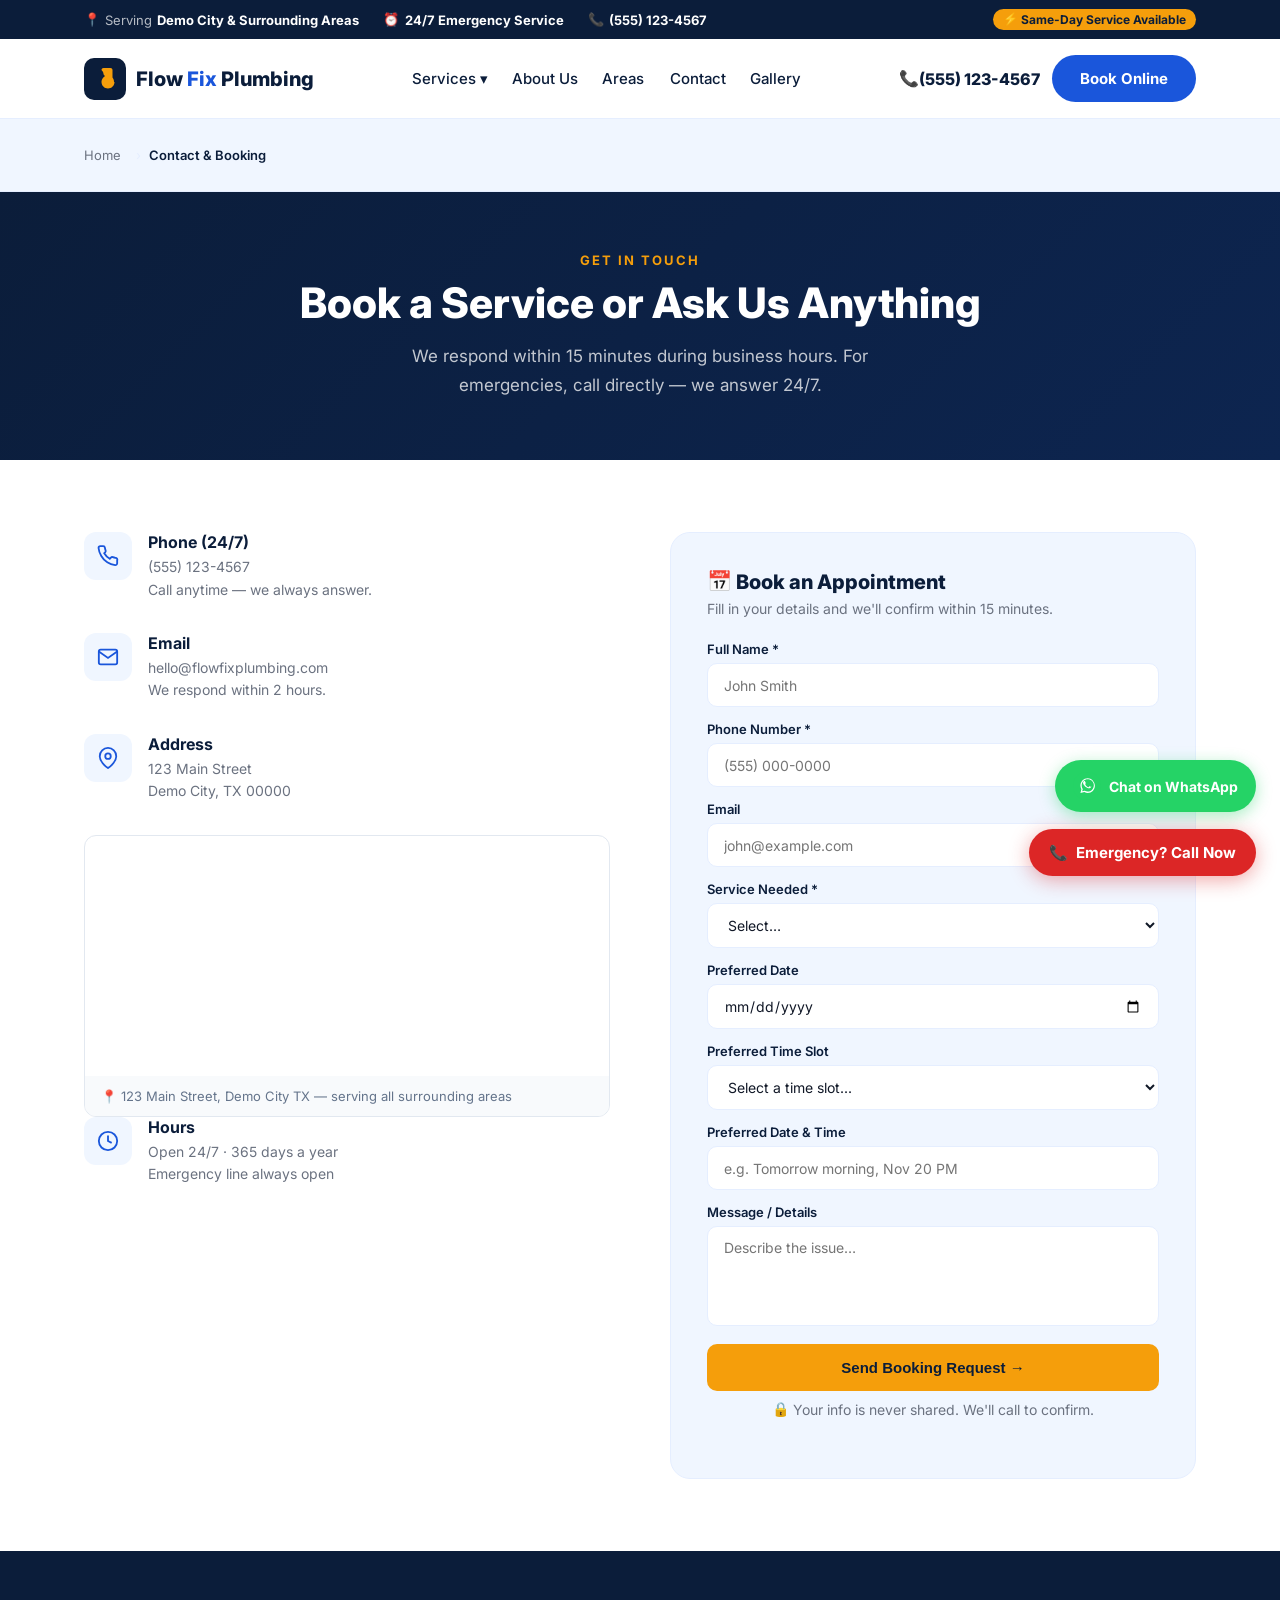
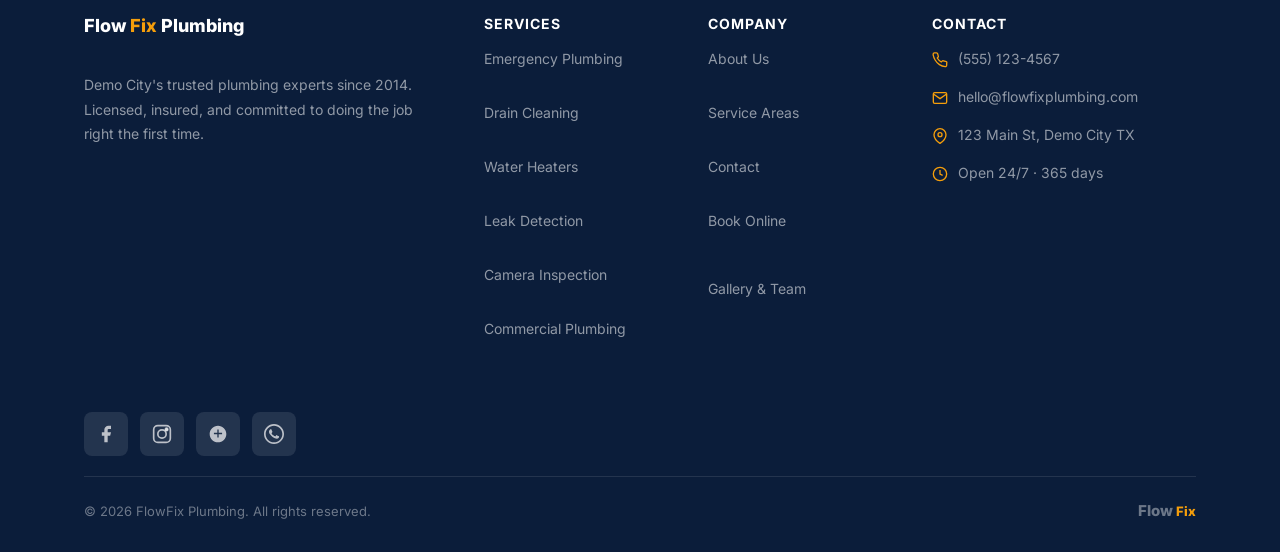
<file: plumber/contact.html>
<!DOCTYPE html>
<html lang="en">
<head>
<meta charset="UTF-8">
<meta name="viewport" content="width=device-width, initial-scale=1.0">
<!-- EDIT: Page title -->
<title>FlowFix Plumbing — Demo City's Trusted Plumbers</title>

<!-- EDIT: change link destination here --><link rel="preconnect" href="https://fonts.googleapis.com">

<!-- EDIT: change link destination here --><link href="https://fonts.googleapis.com/css2?family=Inter:wght@300;400;500;600;700;800;900&display=swap" rel="stylesheet">

<!-- EDIT: change shared colors, styles and responsive rules in styles.css -->

<!-- EDIT: change link destination here --><link rel="stylesheet" href="styles.css">
</head>
<body>
<!-- TOP BAR -->
<div id="topbar">
  <div class="container">
    <div class="topbar-info">
      <span><svg xmlns="http://www.w3.org/2000/svg" width="1.25em" height="1.2em" viewBox="0 0 25 24" aria-hidden="true" style="display:inline-block;vertical-align:-0.2em;flex-shrink:0"><text x="0" y="19" font-size="20">📍</text></svg>
<!-- EDIT: change text here --> Serving <strong>
<!-- EDIT: change city name here -->Demo City 
<!-- EDIT: change text here -->&
<!-- EDIT: change text here --> Surrounding Areas</strong></span>
      <span><svg xmlns="http://www.w3.org/2000/svg" width="1.25em" height="1.2em" viewBox="0 0 25 24" aria-hidden="true" style="display:inline-block;vertical-align:-0.2em;flex-shrink:0"><text x="0" y="19" font-size="20">⏰</text></svg> <strong>
<!-- EDIT: change text here -->24/7 Emergency Service</strong></span>
      <span><svg xmlns="http://www.w3.org/2000/svg" width="1.25em" height="1.2em" viewBox="0 0 25 24" aria-hidden="true" style="display:inline-block;vertical-align:-0.2em;flex-shrink:0"><text x="0" y="19" font-size="20">📞</text></svg> <strong>
<!-- EDIT: change phone number here -->(555) 123-4567</strong></span>
    </div>
    <span class="topbar-badge"><svg xmlns="http://www.w3.org/2000/svg" width="1.25em" height="1.2em" viewBox="0 0 25 24" aria-hidden="true" style="display:inline-block;vertical-align:-0.2em;flex-shrink:0"><text x="0" y="19" font-size="20">⚡</text></svg>
<!-- EDIT: change text here --> Same-Day Service Available</span>
  </div>
</div>

<!-- NAVBAR -->
<nav id="navbar">
  <div class="container">
    <div class="nav-inner">
      <div class="logo" role="link" tabindex="0" data-href="index.html" onclick="location.href=this.dataset.href">
        <div class="logo-icon">
          <svg viewBox="0 0 24 24"><path d="M21.5 15c0 3.59-2.91 6.5-6.5 6.5s-6.5-2.91-6.5-6.5c0-1.63.6-3.12 1.59-4.26L12 9l-1.26-1.26A6.44 6.44 0 0 0 8.5 3c0-1.1.9-2 2-2h7c1.1 0 2 .9 2 2v7.59c.96 1.14 1.5 2.6 1.5 4.41z"/></svg>
        </div>
        <div class="logo-text">
<!-- EDIT: change company name here -->Flow<span>
<!-- EDIT: change text here -->Fix</span>
<!-- EDIT: change text here --> Plumbing</div>
      </div>
      <ul class="nav-links">
        <li class="has-drop has-dropdown">
          <a role="button" tabindex="0" aria-haspopup="true" aria-expanded="false" aria-controls="servicesDropdown">
<!-- EDIT: change text here -->Services ▾</a>
          <ul class="drop nav-dropdown" id="servicesDropdown">
            <li class="drop-item"><!-- EDIT: Service navigation destination --><a href="emergency.html"><div class="di-icon"><!-- EDIT: emergency service icon — inline SVG --><svg width="26" height="26" viewBox="0 0 26 24" fill="none" stroke="currentColor" stroke-width="2" stroke-linecap="round" stroke-linejoin="round" aria-hidden="true"><path d="M6 8a6 6 0 0 1 12 0c0 7 3 7 3 9H3c0-2 3-2 3-9Z"/><path d="M10 21h4M12 6v5m0 2v.01M2 4l2 2m16 0 2-2"/></svg></div><div><strong>
<!-- EDIT: change text here -->Emergency Plumbing</strong><span>
<!-- EDIT: change text here -->24/7 urgent repairs</span></div></a></li>
            <li class="drop-item"><!-- EDIT: Service navigation destination --><a href="drain.html"><div class="di-icon"><!-- EDIT: drain service icon — inline SVG --><svg width="26" height="26" viewBox="0 0 26 24" fill="none" stroke="currentColor" stroke-width="2" stroke-linecap="round" stroke-linejoin="round" aria-hidden="true"><path d="M20 12a8 8 0 1 1-8-8c4 0 6 2 6 5s-2 5-5 5-5-2-5-4 1-3 3-3 3 1 3 3-1 2-2 2"/></svg></div><div><strong>
<!-- EDIT: change text here -->Drain Cleaning</strong><span>
<!-- EDIT: change text here -->Clogs 
<!-- EDIT: change text here -->&
<!-- EDIT: change text here --> blockages</span></div></a></li>
            <li class="drop-item"><!-- EDIT: Service navigation destination --><a href="water-heater.html"><div class="di-icon"><!-- EDIT: water-heater service icon — inline SVG --><svg width="26" height="26" viewBox="0 0 26 24" fill="none" stroke="currentColor" stroke-width="2" stroke-linecap="round" stroke-linejoin="round" aria-hidden="true"><rect x="3" y="3" width="11" height="18" rx="3"/><path d="M6 3V1m5 2V1M6 17h5m9-10c0 4-4 5-4 9a4 4 0 0 0 8 0c0-3-2-5-2-5s1 3-1 4c0-4-1-5-1-8Z"/></svg></div><div><strong>
<!-- EDIT: change text here -->Water Heater</strong><span>
<!-- EDIT: change text here -->Repair 
<!-- EDIT: change text here -->&
<!-- EDIT: change text here --> installation</span></div></a></li>
            <li class="drop-item"><!-- EDIT: Service navigation destination --><a href="leak.html"><div class="di-icon"><!-- EDIT: leak service icon — inline SVG --><svg width="26" height="26" viewBox="0 0 26 24" fill="none" stroke="currentColor" stroke-width="2" stroke-linecap="round" stroke-linejoin="round" aria-hidden="true"><path d="M12 2S4 10 4 15a8 8 0 0 0 16 0c0-5-8-13-8-13Z"/><path d="M8 15a4 4 0 0 0 4 4"/></svg></div><div><strong>
<!-- EDIT: change text here -->Leak Detection</strong><span>
<!-- EDIT: change text here -->Non-invasive scanning</span></div></a></li>
            <li class="drop-item"><!-- EDIT: Service navigation destination --><a href="camera.html"><div class="di-icon"><!-- EDIT: camera service icon — inline SVG --><svg width="26" height="26" viewBox="0 0 26 24" fill="none" stroke="currentColor" stroke-width="2" stroke-linecap="round" stroke-linejoin="round" aria-hidden="true"><path d="M8 5l2-3h4l2 3h4a2 2 0 0 1 2 2v12a2 2 0 0 1-2 2H4a2 2 0 0 1-2-2V7a2 2 0 0 1 2-2Z"/><circle cx="12" cy="13" r="4"/></svg></div><div><strong>
<!-- EDIT: change text here -->Camera Inspection</strong><span>
<!-- EDIT: change text here -->HD pipe inspection</span></div></a></li>
            <li class="drop-item"><!-- EDIT: Service navigation destination --><a href="commercial.html"><div class="di-icon"><!-- EDIT: commercial service icon — inline SVG --><svg width="26" height="26" viewBox="0 0 26 24" fill="none" stroke="currentColor" stroke-width="2" stroke-linecap="round" stroke-linejoin="round" aria-hidden="true"><rect x="4" y="2" width="12" height="20" rx="1"/><path d="M16 8h4v14H4M8 6h1m2 0h1M8 10h1m2 0h1m-4 4h1m2 0h1m-3 8v-4h3v4m6-10h1m-1 4h1"/></svg></div><div><strong>
<!-- EDIT: change text here -->Commercial</strong><span>
<!-- EDIT: change text here -->Business plumbing</span></div></a></li>
          </ul>
        </li>
        <li>
<!-- EDIT: change link destination here --><a href="about.html">
<!-- EDIT: change text here -->About Us</a></li>
        <li>
<!-- EDIT: change link destination here --><a href="areas.html">
<!-- EDIT: change text here -->Areas</a></li>
        <li>
<!-- EDIT: change link destination here --><a href="contact.html">
<!-- EDIT: change text here -->Contact</a></li>
        <li><!-- EDIT: Gallery navigation link --><a href="gallery.html">Gallery</a></li>
      </ul>
      <div class="nav-cta">
        
<!-- EDIT: change phone number here --><a href="tel:5551234567" class="nav-phone"><svg xmlns="http://www.w3.org/2000/svg" width="1.25em" height="1.2em" viewBox="0 0 25 24" aria-hidden="true" style="display:inline-block;vertical-align:-0.2em;flex-shrink:0"><text x="0" y="19" font-size="20">📞</text></svg>
<!-- EDIT: change phone number here --> (555) 123-4567</a>
        
<!-- EDIT: change link destination here --><a href="contact.html" class="btn btn-blue">
<!-- EDIT: change text here -->Book Online</a>
      </div>
      <div class="hamburger" role="button" tabindex="0" aria-label="Toggle navigation" aria-controls="mobileMenu" aria-expanded="false" onclick="toggleMenu()">
        <span></span><span></span><span></span>
      </div>
    </div>
    <div class="mobile-menu" id="mobileMenu">
      <ul>
        <li><div role="link" tabindex="0" data-href="index.html" onclick="location.href=this.dataset.href"><svg xmlns="http://www.w3.org/2000/svg" width="1.25em" height="1.2em" viewBox="0 0 25 24" aria-hidden="true" style="display:inline-block;vertical-align:-0.2em;flex-shrink:0"><text x="0" y="19" font-size="20">🏠</text></svg>
<!-- EDIT: change text here --> Home</div></li>
        <li><!-- EDIT: Mobile services menu label --><button type="button" class="mobile-services-trigger" aria-expanded="false">Services ▾</button></li>
        <li><div role="link" tabindex="0" data-href="emergency.html" onclick="location.href=this.dataset.href"><svg xmlns="http://www.w3.org/2000/svg" width="1.25em" height="1.2em" viewBox="0 0 25 24" aria-hidden="true" style="display:inline-block;vertical-align:-0.2em;flex-shrink:0"><text x="0" y="19" font-size="20">🚨</text></svg>
<!-- EDIT: change text here --> Emergency Plumbing</div></li>
        <li><div role="link" tabindex="0" data-href="drain.html" onclick="location.href=this.dataset.href"><svg xmlns="http://www.w3.org/2000/svg" width="1.25em" height="1.2em" viewBox="0 0 25 24" aria-hidden="true" style="display:inline-block;vertical-align:-0.2em;flex-shrink:0"><text x="0" y="19" font-size="20">🌀</text></svg>
<!-- EDIT: change text here --> Drain Cleaning</div></li>
        <li><div role="link" tabindex="0" data-href="water-heater.html" onclick="location.href=this.dataset.href"><svg xmlns="http://www.w3.org/2000/svg" width="1.25em" height="1.2em" viewBox="0 0 25 24" aria-hidden="true" style="display:inline-block;vertical-align:-0.2em;flex-shrink:0"><text x="0" y="19" font-size="20">🔥</text></svg>
<!-- EDIT: change text here --> Water Heater</div></li>
        <li><div role="link" tabindex="0" data-href="leak.html" onclick="location.href=this.dataset.href"><svg xmlns="http://www.w3.org/2000/svg" width="1.25em" height="1.2em" viewBox="0 0 25 24" aria-hidden="true" style="display:inline-block;vertical-align:-0.2em;flex-shrink:0"><text x="0" y="19" font-size="20">💧</text></svg>
<!-- EDIT: change text here --> Leak Detection</div></li>
        <li><div role="link" tabindex="0" data-href="camera.html" onclick="location.href=this.dataset.href"><svg xmlns="http://www.w3.org/2000/svg" width="1.25em" height="1.2em" viewBox="0 0 25 24" aria-hidden="true" style="display:inline-block;vertical-align:-0.2em;flex-shrink:0"><text x="0" y="19" font-size="20">📷</text></svg>
<!-- EDIT: change text here --> Camera Inspection</div></li>
        <li><div role="link" tabindex="0" data-href="commercial.html" onclick="location.href=this.dataset.href"><svg xmlns="http://www.w3.org/2000/svg" width="1.25em" height="1.2em" viewBox="0 0 25 24" aria-hidden="true" style="display:inline-block;vertical-align:-0.2em;flex-shrink:0"><text x="0" y="19" font-size="20">🏢</text></svg>
<!-- EDIT: change text here --> Commercial</div></li>
        <li><div role="link" tabindex="0" data-href="about.html" onclick="location.href=this.dataset.href">
<!-- EDIT: change text here -->ℹ️ About Us</div></li>
        <li><div role="link" tabindex="0" data-href="areas.html" onclick="location.href=this.dataset.href"><svg xmlns="http://www.w3.org/2000/svg" width="1.25em" height="1.2em" viewBox="0 0 25 24" aria-hidden="true" style="display:inline-block;vertical-align:-0.2em;flex-shrink:0"><text x="0" y="19" font-size="20">📍</text></svg>
<!-- EDIT: change text here --> Service Areas</div></li>
        <li><div role="link" tabindex="0" data-href="contact.html" onclick="location.href=this.dataset.href"><svg xmlns="http://www.w3.org/2000/svg" width="1.25em" height="1.2em" viewBox="0 0 25 24" aria-hidden="true" style="display:inline-block;vertical-align:-0.2em;flex-shrink:0"><text x="0" y="19" font-size="20">📞</text></svg>
<!-- EDIT: change text here --> Contact</div></li>
      <li><!-- EDIT: Gallery mobile navigation link --><a href="gallery.html">Gallery &amp; Team</a></li>
      </ul>
      
<!-- EDIT: change phone number here --><a href="tel:5551234567" class="btn btn-primary"><svg xmlns="http://www.w3.org/2000/svg" width="1.25em" height="1.2em" viewBox="0 0 25 24" aria-hidden="true" style="display:inline-block;vertical-align:-0.2em;flex-shrink:0"><text x="0" y="19" font-size="20">📞</text></svg>
<!-- EDIT: change phone number here --> Call Now — (555) 123-4567</a>
    </div>
  </div>
</nav>

<!-- ══════════════════════════════════════════════
     PAGE: HOME
══════════════════════════════════════════════ -->
<div id="page-contact" class="page-view active">
  <div class="breadcrumb"><div class="container"><div class="breadcrumb-inner"><span role="link" tabindex="0" data-href="index.html" onclick="location.href=this.dataset.href">
<!-- EDIT: change text here -->Home</span><span class="sep">
<!-- EDIT: change text here -->›</span><span class="current">
<!-- EDIT: change text here -->Contact &amp;
<!-- EDIT: change text here --> Booking</span></div></div></div>
  <div class="contact-hero"><div class="container"><div class="section-label" style="color:var(--gold)">
<!-- EDIT: change text here -->Get In Touch</div><div class="section-title" style="color:var(--white);margin-top:8px">
<!-- EDIT: change text here -->Book a Service or Ask Us Anything</div><p class="section-sub" style="color:var(--tone-16);margin:14px auto 0;text-align:center">
<!-- EDIT: change text here -->We respond within 15 minutes during business hours. For emergencies, call directly — we answer 24/7.</p></div></div>
  <div class="contact-body">
    <div class="container">
      <div class="contact-grid">
        <div>
          <div class="contact-info-item"><div class="ci-icon"><svg viewBox="0 0 24 24" fill="none" stroke="currentColor" stroke-width="2"><path d="M22 16.92v3a2 2 0 0 1-2.18 2 19.79 19.79 0 0 1-8.63-3.07A19.5 19.5 0 0 1 4.69 12 19.79 19.79 0 0 1 1.69 3.3a2 2 0 0 1 1.98-2h3a2 2 0 0 1 2 1.72c.127.96.361 1.903.7 2.81a2 2 0 0 1-.45 2.11L7.91 9a16 16 0 0 0 6 6l1.27-1.27a2 2 0 0 1 2.11-.45c.907.339 1.85.573 2.81.7A2 2 0 0 1 22 16.92z"/></svg></div><div class="ci-text"><strong>
<!-- EDIT: change text here -->Phone (24/7)</strong><p>
<!-- EDIT: change phone number here -->(555) 123-4567<br>
<!-- EDIT: change text here -->Call anytime — we always answer.</p></div></div>
          <div class="contact-info-item"><div class="ci-icon"><svg viewBox="0 0 24 24" fill="none" stroke="currentColor" stroke-width="2"><path d="M4 4h16c1.1 0 2 .9 2 2v12c0 1.1-.9 2-2 2H4c-1.1 0-2-.9-2-2V6c0-1.1.9-2 2-2z"/><polyline points="22,6 12,13 2,6"/></svg></div><div class="ci-text"><strong>
<!-- EDIT: change text here -->Email</strong><p>
<!-- EDIT: change email address here -->hello@flowfixplumbing.com<br>
<!-- EDIT: change text here -->We respond within 2 hours.</p></div></div>
          <div class="contact-info-item"><div class="ci-icon"><svg viewBox="0 0 24 24" fill="none" stroke="currentColor" stroke-width="2"><path d="M21 10c0 7-9 13-9 13s-9-6-9-13a9 9 0 0 1 18 0z"/><circle cx="12" cy="10" r="3"/></svg></div><div class="ci-text"><strong>
<!-- EDIT: change text here -->Address</strong><p>
<!-- EDIT: change street address here -->123 Main Street<br>
<!-- EDIT: change city name, state, postal code here -->Demo City, TX 00000</p></div></div><!-- === MAP EMBED === -->
<div class="contact-map">
  <iframe
    class="contact-map__frame"
    src="https://www.google.com/maps/embed?pb=!1m18!1m12!1m3!1d3356.0!2d-96.7970!3d32.7767!2m3!1f0!2f0!3f0!3m2!1i1024!2i768!4f13.1!3m3!1m2!1s0x0%3A0x0!2zMzLCsDQ2JzM2LjEiTiA5NsKwNDcnNDkuMiJX!5e0!3m2!1sen!2sus!4v1234567890"
    allowfullscreen=""
    loading="lazy"
    referrerpolicy="no-referrer-when-downgrade"
    title="FlowFix Plumbing Location"
  ></iframe>
  <!-- EDIT: New feature text -->
<p class="contact-map__note">📍 123 Main Street, Demo City TX — serving all surrounding areas</p>
</div>


          <div class="contact-info-item"><div class="ci-icon"><svg viewBox="0 0 24 24" fill="none" stroke="currentColor" stroke-width="2"><circle cx="12" cy="12" r="10"/><polyline points="12 6 12 12 16 14"/></svg></div><div class="ci-text"><strong>
<!-- EDIT: change text here -->Hours</strong><p>
<!-- EDIT: change text here -->Open 24/7 · 365 days a year<br>
<!-- EDIT: change text here -->Emergency line always open</p></div></div>
        </div>
        <div class="contact-form-wrap">
          <h3><svg xmlns="http://www.w3.org/2000/svg" width="1.25em" height="1.2em" viewBox="0 0 25 24" aria-hidden="true" style="display:inline-block;vertical-align:-0.2em;flex-shrink:0"><text x="0" y="19" font-size="20">📅</text></svg>
<!-- EDIT: change text here --> Book an Appointment</h3>
          <p>
<!-- EDIT: change text here -->Fill in your details and we'll confirm within 15 minutes.</p>
          
<!-- EDIT: change booking source here --><form id="contactFormWrap" data-source="contact-page">
            <div class="form-group"><label>
<!-- EDIT: change text here -->Full Name *</label>
<!-- EDIT: change form placeholder here --><input type="text" id="cf-name" placeholder="John Smith" maxlength="100" autocomplete="name" name="full_name" required></div>
            <div class="form-group"><label>
<!-- EDIT: change text here -->Phone Number *</label>
<!-- EDIT: change form placeholder here --><input type="tel" id="cf-phone" placeholder="(555) 000-0000" maxlength="20" autocomplete="tel" name="phone" required></div>
            <div class="form-group"><label>
<!-- EDIT: change text here -->Email</label>
<!-- EDIT: change form placeholder here --><input type="email" id="cf-email" placeholder="john@example.com" maxlength="100" autocomplete="email" name="email"></div>
            <div class="form-group"><label>
<!-- EDIT: change text here -->Service Needed *</label>
              <select id="cf-service" name="service" required>
                
<!-- EDIT: change form value here --><option value="">
<!-- EDIT: change text here -->Select…</option>
                <option>
<!-- EDIT: change text here -->Emergency Plumbing</option><option>
<!-- EDIT: change text here -->Drain Cleaning</option>
                <option>
<!-- EDIT: change text here -->Water Heater</option><option>
<!-- EDIT: change text here -->Leak Detection</option>
                <option>
<!-- EDIT: change text here -->Camera Inspection</option><option>
<!-- EDIT: change text here -->Commercial Plumbing</option>
                <option>
<!-- EDIT: change text here -->Other</option>
              </select>
            </div>
<!-- Add AFTER "Service Needed" dropdown, BEFORE "Brief Description" textarea -->
<div class="form-group">
  <!-- EDIT: New feature text -->
<label for="preferredDate">Preferred Date</label>
  <!-- EDIT: Field label, placeholder and limits -->
<input type="date" id="preferredDate" name="preferred_date" class="form-input" />
</div>
<div class="form-group">
  <!-- EDIT: New feature text -->
<label for="preferredTime">Preferred Time Slot</label>
  <select id="preferredTime" name="preferred_time" class="form-input">
    <!-- EDIT: New feature text -->
<option value="">Select a time slot...</option>
    <!-- EDIT: New feature text -->
<option value="morning">🌅 Morning (8AM – 12PM)</option>
    <!-- EDIT: New feature text -->
<option value="afternoon">☀️ Afternoon (12PM – 4PM)</option>
    <!-- EDIT: New feature text -->
<option value="evening">🌆 Evening (4PM – 7PM)</option>
    <!-- EDIT: New feature text -->
<option value="emergency">🚨 ASAP Emergency</option>
  </select>
</div>


            <div class="form-group"><label>
<!-- EDIT: change text here -->Preferred Date &amp;
<!-- EDIT: change text here --> Time</label>
<!-- EDIT: change form placeholder here --><input type="text" id="cf-date" placeholder="e.g. Tomorrow morning, Nov 20 PM" maxlength="100" autocomplete="off" name="preferred_date_notes"></div>
            <div class="form-group"><label>
<!-- EDIT: change text here -->Message / Details</label>
<!-- EDIT: change form placeholder here --><textarea id="cf-msg" placeholder="Describe the issue…" style="height:100px" maxlength="500" autocomplete="off" name="message"></textarea></div>
            <button class="form-btn" type="submit">
<!-- EDIT: change text here -->Send Booking Request →</button>
            <p class="form-note"><svg xmlns="http://www.w3.org/2000/svg" width="1.25em" height="1.2em" viewBox="0 0 25 24" aria-hidden="true" style="display:inline-block;vertical-align:-0.2em;flex-shrink:0"><text x="0" y="19" font-size="20">🔒</text></svg>
<!-- EDIT: change text here --> Your info is never shared. We'll call to confirm.</p>
          <!-- EDIT: Booking source tracking -->
<input type="hidden" name="source" value="contact-page">
</form>
          <div class="form-success" id="contactSuccess"><div class="check"><svg xmlns="http://www.w3.org/2000/svg" width="1.25em" height="1.2em" viewBox="0 0 25 24" aria-hidden="true" style="display:inline-block;vertical-align:-0.2em;flex-shrink:0"><text x="0" y="19" font-size="20">✅</text></svg></div><p>
<!-- EDIT: change text here -->Request received!<br>
<!-- EDIT: change text here -->We'll call you within 15 minutes.</p></div>
        </div>
      </div>
    </div>
  </div>
</div>
<!-- ══════════════════ FOOTER (shown on all pages) ══════════════════ -->
<footer>
  <div class="container">
    <div class="footer-grid">
      <div class="footer-col"><div class="footer-logo" role="link" tabindex="0" data-href="index.html" onclick="location.href=this.dataset.href" style="cursor:pointer">
<!-- EDIT: change company name here -->Flow<span>
<!-- EDIT: change text here -->Fix</span>
<!-- EDIT: change text here --> Plumbing</div><p style="margin-top:14px">
<!-- EDIT: change city name, founding year here -->Demo City's trusted plumbing experts since 2014. Licensed, insured, and committed to doing the job right the first time.</p></div>
      <div class="footer-col"><h4>
<!-- EDIT: change text here -->Services</h4><ul>
        <li role="link" tabindex="0" data-href="emergency.html" onclick="location.href=this.dataset.href">
<!-- EDIT: change text here -->Emergency Plumbing</li>
        <li role="link" tabindex="0" data-href="drain.html" onclick="location.href=this.dataset.href">
<!-- EDIT: change text here -->Drain Cleaning</li>
        <li role="link" tabindex="0" data-href="water-heater.html" onclick="location.href=this.dataset.href">
<!-- EDIT: change text here -->Water Heaters</li>
        <li role="link" tabindex="0" data-href="leak.html" onclick="location.href=this.dataset.href">
<!-- EDIT: change text here -->Leak Detection</li>
        <li role="link" tabindex="0" data-href="camera.html" onclick="location.href=this.dataset.href">
<!-- EDIT: change text here -->Camera Inspection</li>
        <li role="link" tabindex="0" data-href="commercial.html" onclick="location.href=this.dataset.href">
<!-- EDIT: change text here -->Commercial Plumbing</li>
      </ul></div>
      <div class="footer-col"><h4>
<!-- EDIT: change text here -->Company</h4><ul>
        <li role="link" tabindex="0" data-href="about.html" onclick="location.href=this.dataset.href">
<!-- EDIT: change text here -->About Us</li>
        <li role="link" tabindex="0" data-href="areas.html" onclick="location.href=this.dataset.href">
<!-- EDIT: change text here -->Service Areas</li>
        <li role="link" tabindex="0" data-href="contact.html" onclick="location.href=this.dataset.href">
<!-- EDIT: change text here -->Contact</li>
        <li role="link" tabindex="0" data-href="contact.html" onclick="location.href=this.dataset.href">
<!-- EDIT: change text here -->Book Online</li>
      <li><!-- EDIT: Gallery footer navigation link --><a href="gallery.html">Gallery &amp; Team</a></li>
      </ul></div>
      <div class="footer-col"><h4>
<!-- EDIT: change text here -->Contact</h4><ul class="footer-contact">
        <li><svg width="16" height="16" viewBox="0 0 24 24" fill="none" stroke="currentColor" stroke-width="2"><path d="M22 16.92v3a2 2 0 0 1-2.18 2 19.79 19.79 0 0 1-8.63-3.07A19.5 19.5 0 0 1 4.69 12 19.79 19.79 0 0 1 1.69 3.3a2 2 0 0 1 1.98-2h3a2 2 0 0 1 2 1.72c.127.96.361 1.903.7 2.81a2 2 0 0 1-.45 2.11L7.91 9a16 16 0 0 0 6 6l1.27-1.27a2 2 0 0 1 2.11-.45c.907.339 1.85.573 2.81.7A2 2 0 0 1 22 16.92z"/></svg>
<!-- EDIT: change phone number here -->(555) 123-4567</li>
        <li><svg width="16" height="16" viewBox="0 0 24 24" fill="none" stroke="currentColor" stroke-width="2"><path d="M4 4h16c1.1 0 2 .9 2 2v12c0 1.1-.9 2-2 2H4c-1.1 0-2-.9-2-2V6c0-1.1.9-2 2-2z"/><polyline points="22,6 12,13 2,6"/></svg>
<!-- EDIT: change email address here -->hello@flowfixplumbing.com</li>
        <li><svg width="16" height="16" viewBox="0 0 24 24" fill="none" stroke="currentColor" stroke-width="2"><path d="M21 10c0 7-9 13-9 13s-9-6-9-13a9 9 0 0 1 18 0z"/><circle cx="12" cy="10" r="3"/></svg>
<!-- EDIT: change city name, street address, state here -->123 Main St, Demo City TX</li>
        <li><svg width="16" height="16" viewBox="0 0 24 24" fill="none" stroke="currentColor" stroke-width="2"><circle cx="12" cy="12" r="10"/><polyline points="12 6 12 12 16 14"/></svg>
<!-- EDIT: change text here -->Open 24/7 · 365 days</li>
      </ul></div>
    </div>
    <!-- Add BEFORE the copyright line in footer -->
<div class="footer-social">
  <!-- EDIT: Link destination and label -->
<a href="#" class="footer-social__link" aria-label="Facebook">
    <svg width="20" height="20" fill="currentColor" viewBox="0 0 24 24"><path d="M18 2h-3a5 5 0 0 0-5 5v3H7v4h3v8h4v-8h3l1-4h-4V7a1 1 0 0 1 1-1h3z"/></svg>
  </a>
  <!-- EDIT: Link destination and label -->
<a href="#" class="footer-social__link" aria-label="Instagram">
    <svg width="20" height="20" fill="none" stroke="currentColor" stroke-width="2" viewBox="0 0 24 24"><rect x="2" y="2" width="20" height="20" rx="5"/><circle cx="12" cy="12" r="5"/><circle cx="17.5" cy="6.5" r="1.5" fill="currentColor"/></svg>
  </a>
  <!-- EDIT: Link destination and label -->
<a href="#" class="footer-social__link" aria-label="Google">
    <svg width="20" height="20" fill="currentColor" viewBox="0 0 24 24"><path d="M12 2C6.477 2 2 6.477 2 12s4.477 10 10 10 10-4.477 10-10S17.523 2 12 2zm4.9 10.2h-4.1v4.1h-1.6v-4.1H7.1V10.6h4.1V6.5h1.6v4.1h4.1v1.6z"/></svg>
  </a>
  <!-- EDIT: Link destination and label -->
<a href="https://wa.me/15551234567" class="footer-social__link" aria-label="WhatsApp" target="_blank" rel="noopener">
    <svg width="20" height="20" fill="currentColor" viewBox="0 0 24 24"><path d="M17.472 14.382c-.297-.149-1.758-.867-2.03-.967-.273-.099-.471-.148-.67.15-.197.297-.767.966-.94 1.164-.173.199-.347.223-.644.075-.297-.15-1.255-.463-2.39-1.475-.883-.788-1.48-1.761-1.653-2.059-.173-.297-.018-.458.13-.606.134-.133.298-.347.446-.52.149-.174.198-.298.298-.497.099-.198.05-.371-.025-.52-.075-.149-.669-1.612-.916-2.207-.242-.579-.487-.5-.669-.51-.173-.008-.371-.01-.57-.01-.198 0-.52.074-.792.372-.272.297-1.04 1.016-1.04 2.479 0 1.462 1.065 2.875 1.213 3.074.149.198 2.096 3.2 5.077 4.487.709.306 1.262.489 1.694.625.712.227 1.36.195 1.871.118.571-.085 1.758-.719 2.006-1.413.248-.694.248-1.289.173-1.413-.074-.124-.272-.198-.57-.347z"/><path d="M12 0C5.373 0 0 5.373 0 12s5.373 12 12 12 12-5.373 12-12S18.627 0 12 0zm0 22C6.486 22 2 17.514 2 12S6.486 2 12 2s10 4.486 10 10-4.486 10-10 10z"/></svg>
  </a>
</div>

<div class="footer-bottom"><span>
<!-- EDIT: change company name here -->© 2026 FlowFix Plumbing. All rights reserved.</span><span class="footer-logo" style="font-size:15px">
<!-- EDIT: change company name here -->Flow<span>
<!-- EDIT: change text here -->Fix</span></span></div>
  </div>
</footer>

<!-- STICKY MOBILE CTA -->
<div class="sticky-cta">
  
<!-- EDIT: change phone number here --><a href="tel:5551234567"><svg xmlns="http://www.w3.org/2000/svg" width="1.25em" height="1.2em" viewBox="0 0 25 24" aria-hidden="true" style="display:inline-block;vertical-align:-0.2em;flex-shrink:0"><text x="0" y="19" font-size="20">📞</text></svg>
<!-- EDIT: change phone number here --> Call Now — (555) 123-4567</a>
  
<!-- EDIT: change link destination here --><a href="contact.html"><svg xmlns="http://www.w3.org/2000/svg" width="1.25em" height="1.2em" viewBox="0 0 25 24" aria-hidden="true" style="display:inline-block;vertical-align:-0.2em;flex-shrink:0"><text x="0" y="19" font-size="20">📅</text></svg>
<!-- EDIT: change text here --> Book Online — Free Estimate</a>
</div>



<!-- EDIT: change booking endpoint and integration mode in booking-config.js -->
<script src="booking-config.js"></script>
<script src="site.js" defer></script>
<!-- === EMERGENCY FLOATING BUTTON === -->
<!-- EDIT: Link destination and label -->
<a href="tel:5551234567" class="emergency-float" aria-label="Emergency Call">
  <span class="emergency-float__icon">📞</span>
  <!-- EDIT: emergency float text -->
<span class="emergency-float__text">Emergency? Call Now</span>
</a>
<!-- === WHATSAPP CHAT BUTTON === -->
<a
  href="https://wa.me/15551234567?text=Hi%2C%20I%20need%20a%20plumber!"
  class="whatsapp-float"
  target="_blank"
  rel="noopener"
  aria-label="Chat on WhatsApp"
>
  <svg class="whatsapp-float__icon" viewBox="0 0 32 32" fill="none" xmlns="http://www.w3.org/2000/svg">
    <circle cx="16" cy="16" r="16" fill="#25D366"/>
    <path d="M22.5 9.5C21 8 19 7 16.8 7C12.2 7 8.5 10.7 8.5 15.3C8.5 16.8 8.9 18.3 9.6 19.6L8.5 24L13 22.9C14.3 23.6 15.5 24 16.8 24C21.4 24 25 20.3 25 15.7C25 13.5 24.1 11.4 22.5 9.9V9.5ZM16.8 22.4C15.6 22.4 14.5 22.1 13.5 21.5L13.2 21.3L10.5 22L11.2 19.4L10.9 19.1C10.2 18 9.9 16.7 9.9 15.3C9.9 11.5 13 8.4 16.9 8.4C18.8 8.4 20.5 9.1 21.8 10.4C23.1 11.7 23.8 13.4 23.8 15.3C23.6 19.2 20.5 22.4 16.8 22.4ZM20.5 17.1C20.3 17 19.3 16.5 19.1 16.4C18.9 16.3 18.8 16.3 18.6 16.5C18.4 16.7 18.1 17.1 17.9 17.3C17.8 17.5 17.6 17.5 17.4 17.4C16.6 17 15.9 16.5 15.3 15.9C14.8 15.4 14.3 14.7 14 14C13.9 13.8 14 13.6 14.1 13.5L14.4 13.2C14.5 13.1 14.5 12.9 14.6 12.8C14.7 12.7 14.6 12.5 14.6 12.4C14.5 12.3 14 11.2 13.8 10.8C13.6 10.4 13.4 10.4 13.3 10.4H13C12.8 10.4 12.6 10.5 12.4 10.7C12.1 11 11.5 11.5 11.5 12.6C11.5 13.7 12.4 14.8 12.5 14.9C12.6 15 14 17.2 16.1 18.1C17.6 18.7 18.2 18.8 19 18.6C19.5 18.5 20.4 18 20.6 17.5C20.9 17 20.9 16.5 20.8 16.4C20.7 16.3 20.6 16.2 20.5 17.1Z" fill="white"/>
  </svg>
  <!-- EDIT: whatsapp float text -->
<span class="whatsapp-float__text">Chat on WhatsApp</span>
</a>

</body>
</html>
</file>
<file: plumber/styles.css>
/* EDIT: Shared palette — original color values retained exactly. */
:root{--tone-27:rgba(255,255,255,.65);--navy:#0B1D3A;--blue:#1A56DB;--sky:#3B82F6;--gold:#F59E0B;--light:#F0F6FF;--white:#FFFFFF;--gray:#6B7280;--border:#E5EEFF;--text:#111827;--gallery-shadow:rgba(26,86,219,.1);--white-muted:rgba(255,255,255,.75);--tone-3:#d97706;--tone-4:rgba(245,158,11,.35);--tone-5:rgba(255,255,255,.5);--tone-6:rgba(255,255,255,.12);--tone-7:#1849b8;--tone-8:rgba(26,86,219,.3);--tone-9:rgba(255,255,255,.7);--tone-10:rgba(11,29,58,.1);--tone-11:rgba(0,0,0,.1);--tone-12:#0D2550;--tone-13:#0B3D91;--tone-14:rgba(245,158,11,.15);--tone-15:rgba(245,158,11,.3);--tone-16:rgba(255,255,255,.75);--tone-17:rgba(255,255,255,.8);--tone-18:rgba(0,0,0,.3);--tone-19:rgba(26,86,219,.1);--tone-20:#1a3a6e;--tone-21:rgba(255,255,255,.08);--tone-22:rgba(255,255,255,.6);--tone-23:rgba(255,255,255,.55);--tone-24:rgba(255,255,255,.1);--tone-25:rgba(255,255,255,.4);--tone-26:rgba(255,255,255,.2);}

*,*::before,*::after{box-sizing:border-box;margin:0;padding:0;}
html{scroll-behavior:smooth;}
body{font-family:'Inter',sans-serif;color:var(--text);background:var(--white);overflow-x:hidden;}
a{text-decoration:none;color:inherit;}
.container{max-width:1160px;margin:0 auto;padding:0 24px;}
.btn{display:inline-flex;align-items:center;gap:8px;padding:14px 28px;border-radius:50px;font-weight:700;font-size:15px;cursor:pointer;border:none;transition:all .25s;}
.btn-primary{background:var(--gold);color:var(--navy);}
.btn-primary:hover{background:var(--tone-3);transform:translateY(-2px);box-shadow:0 8px 24px var(--tone-4);}
.btn-outline{background:transparent;color:var(--white);border:2px solid var(--tone-5);}
.btn-outline:hover{background:var(--tone-6);border-color:var(--white);}
.btn-blue{background:var(--blue);color:var(--white);}
.btn-blue:hover{background:var(--tone-7);transform:translateY(-2px);box-shadow:0 8px 24px var(--tone-8);}
.btn-ghost{background:var(--light);color:var(--navy);border:1.5px solid var(--border);}
.btn-ghost:hover{background:var(--border);}
.section-label{font-size:13px;font-weight:700;letter-spacing:2px;text-transform:uppercase;color:var(--blue);margin-bottom:10px;}
.section-title{font-size:clamp(28px,4vw,42px);font-weight:800;color:var(--navy);line-height:1.2;}
.section-sub{font-size:17px;color:var(--gray);margin-top:14px;line-height:1.7;max-width:560px;}

/* TOPBAR */
#topbar{background:var(--navy);padding:9px 0;}
#topbar .container{display:flex;justify-content:space-between;align-items:center;flex-wrap:wrap;gap:6px;}
.topbar-info{display:flex;gap:24px;flex-wrap:wrap;}
.topbar-info span{font-size:13px;color:var(--tone-9);display:flex;align-items:center;gap:5px;}
.topbar-info span strong{color:var(--white);}
.topbar-badge{background:var(--gold);color:var(--navy);font-size:12px;font-weight:700;padding:3px 10px;border-radius:50px;}

/* NAVBAR */
#navbar{position:sticky;top:0;z-index:100;background:var(--white);border-bottom:1px solid var(--border);transition:box-shadow .3s;}
#navbar.scrolled{box-shadow:0 4px 20px var(--tone-10);}
.nav-inner{display:flex;align-items:center;justify-content:space-between;padding:16px 0;}
.logo{display:flex;align-items:center;gap:10px;cursor:pointer;}
.logo-icon{width:42px;height:42px;background:var(--navy);border-radius:10px;display:flex;align-items:center;justify-content:center;}
.logo-icon svg{width:24px;height:24px;fill:var(--gold);}
.logo-text{font-size:20px;font-weight:800;color:var(--navy);}
.logo-text span{color:var(--blue);}
.nav-links{display:flex;gap:28px;list-style:none;}
.nav-links a{font-size:15px;font-weight:500;color:var(--navy);transition:color .2s;cursor:pointer;}
.nav-links a:hover{color:var(--blue);}
.nav-links .has-drop{position:relative;}
.nav-links .drop{display:none;position:absolute;top:calc(100% + 14px);left:0;background:var(--white);border:1.5px solid var(--border);border-radius:14px;padding:12px;min-width:220px;box-shadow:0 12px 36px var(--tone-11);z-index:200;}
.nav-links .has-drop:hover .drop{display:block;}
.drop-item{display:flex;align-items:center;gap:10px;padding:10px 12px;border-radius:8px;cursor:pointer;transition:background .2s;}
.drop-item:hover{background:var(--light);}
.drop-item .di-icon{width:32px;height:32px;background:var(--light);border-radius:8px;display:flex;align-items:center;justify-content:center;flex-shrink:0;}
.drop-item .di-icon svg{width:16px;height:16px;color:var(--blue);}
.drop-item strong{display:block;font-size:13px;font-weight:700;color:var(--navy);}
.drop-item span{font-size:12px;color:var(--gray);}
.nav-cta{display:flex;align-items:center;gap:12px;}
.nav-phone{font-size:16px;font-weight:800;color:var(--navy);}
.hamburger{display:none;flex-direction:column;gap:5px;cursor:pointer;padding:4px;}
.hamburger span{width:24px;height:2px;background:var(--navy);border-radius:2px;transition:.3s;}
.mobile-menu{display:none;padding:16px 0 20px;border-top:1px solid var(--border);}
.mobile-menu.open{display:block;}
.mobile-menu ul{list-style:none;display:flex;flex-direction:column;gap:4px;margin-bottom:16px;}
.mobile-menu ul li a,.mobile-menu ul li div{display:block;padding:10px 0;font-weight:500;color:var(--navy);font-size:16px;border-bottom:1px solid var(--border);cursor:pointer;}
.mobile-sub{padding-left:16px;}
.mobile-sub div{font-size:14px;color:var(--gray);padding:7px 0;border-bottom:1px solid var(--border);}

/* BREADCRUMB */
.breadcrumb{background:var(--light);padding:14px 0;border-bottom:1px solid var(--border);}
.breadcrumb-inner{display:flex;align-items:center;gap:8px;font-size:13px;color:var(--gray);}
.breadcrumb-inner span{cursor:pointer;transition:color .2s;}
.breadcrumb-inner span:hover{color:var(--blue);}
.breadcrumb-inner .sep{color:var(--border);}
.breadcrumb-inner .current{color:var(--navy);font-weight:600;}

/* PAGE VIEWS */
.page-view{display:none;}
.page-view.active{display:block;}

/* HERO */
#hero{background:linear-gradient(135deg,var(--navy) 0%,var(--tone-12) 60%,var(--tone-13) 100%);min-height:92vh;display:flex;align-items:center;padding:80px 0;position:relative;overflow:hidden;}
#hero::before{content:'';position:absolute;inset:0;background:url("data:image/svg+xml,%3Csvg width='60' height='60' viewBox='0 0 60 60' xmlns='http://www.w3.org/2000/svg'%3E%3Cg fill='none' fill-rule='evenodd'%3E%3Cg fill='%23ffffff' fill-opacity='0.025'%3E%3Cpath d='M36 34v-4h-2v4h-4v2h4v4h2v-4h4v-2h-4zm0-30V0h-2v4h-4v2h4v4h2V6h4V4h-4zM6 34v-4H4v4H0v2h4v4h2v-4h4v-2H6zM6 4V0H4v4H0v2h4v4h2V6h4V4H6z'/%3E%3C/g%3E%3C/g%3E%3C/svg%3E");}
.hero-wrap{display:grid;grid-template-columns:1fr 400px;gap:60px;align-items:center;position:relative;}
.hero-badge{display:inline-flex;align-items:center;gap:8px;background:var(--tone-14);border:1px solid var(--tone-15);color:var(--gold);font-size:13px;font-weight:600;padding:6px 14px;border-radius:50px;margin-bottom:24px;}
.hero-title{font-size:clamp(36px,5vw,60px);font-weight:900;color:var(--white);line-height:1.1;margin-bottom:20px;}
.hero-title .accent{color:var(--gold);}
.hero-sub{font-size:18px;color:var(--tone-16);line-height:1.7;margin-bottom:36px;max-width:500px;}
.hero-btns{display:flex;gap:14px;flex-wrap:wrap;margin-bottom:48px;}
.hero-trust{display:flex;gap:28px;flex-wrap:wrap;}
.trust-item{display:flex;align-items:center;gap:8px;color:var(--tone-17);font-size:14px;font-weight:500;}
.trust-item svg{color:var(--gold);flex-shrink:0;}
.hero-card{background:var(--white);border-radius:20px;padding:32px;box-shadow:0 20px 60px var(--tone-18);}
.hero-card h3{font-size:20px;font-weight:800;color:var(--navy);margin-bottom:6px;}
.hero-card p{font-size:14px;color:var(--gray);margin-bottom:24px;}
.form-group{margin-bottom:14px;}
.form-group label{display:block;font-size:13px;font-weight:600;color:var(--navy);margin-bottom:6px;}
.form-group input,.form-group select,.form-group textarea{width:100%;padding:12px 16px;border:1.5px solid var(--border);border-radius:10px;font-family:'Inter',sans-serif;font-size:14px;color:var(--text);transition:border .2s;outline:none;background:var(--white);}
.form-group input:focus,.form-group select:focus,.form-group textarea:focus{border-color:var(--blue);}
.form-group textarea{resize:none;height:80px;}
.form-btn{width:100%;padding:15px;background:var(--gold);color:var(--navy);font-weight:800;font-size:15px;border:none;border-radius:10px;cursor:pointer;transition:.2s;}
.form-btn:hover{background:var(--tone-3);}
.form-note{font-size:12px;color:var(--gray);text-align:center;margin-top:10px;}
.form-success{display:none;text-align:center;padding:20px;}
.form-success .check{font-size:48px;}
.form-success p{font-weight:700;color:var(--navy);margin-top:8px;}

/* TRUST BAR */
#trust-bar{background:var(--light);border-top:1px solid var(--border);border-bottom:1px solid var(--border);padding:28px 0;}
.trust-grid{display:flex;justify-content:space-around;align-items:center;flex-wrap:wrap;gap:24px;}
.trust-pill{display:flex;align-items:center;gap:12px;}
.trust-pill .icon{width:44px;height:44px;background:var(--navy);border-radius:10px;display:flex;align-items:center;justify-content:center;flex-shrink:0;}
.trust-pill .icon svg{width:22px;height:22px;color:var(--gold);}
.trust-pill .info strong{display:block;font-size:15px;font-weight:700;color:var(--navy);}
.trust-pill .info span{font-size:13px;color:var(--gray);}

/* SECTION */
section{padding:90px 0;}

/* SERVICES PAGE */
.services-header{text-align:center;margin-bottom:56px;}
.services-header .section-sub{margin:14px auto 0;}
.services-grid{display:grid;grid-template-columns:repeat(3,1fr);gap:24px;}
.service-card{background:var(--white);border:1.5px solid var(--border);border-radius:16px;padding:32px 28px;transition:all .3s;cursor:pointer;}
.service-card:hover{border-color:var(--blue);transform:translateY(-4px);box-shadow:0 12px 36px var(--tone-19);}
.service-icon{width:54px;height:54px;background:var(--light);border-radius:12px;display:flex;align-items:center;justify-content:center;margin-bottom:18px;transition:background .3s;}
.service-card:hover .service-icon{background:var(--navy);}
.service-icon svg{width:26px;height:26px;color:var(--blue);transition:color .3s;}
.service-card:hover .service-icon svg{color:var(--gold);}
.service-card h3{font-size:17px;font-weight:700;color:var(--navy);margin-bottom:10px;}
.service-card p{font-size:14px;color:var(--gray);line-height:1.65;}
.service-link{display:inline-flex;align-items:center;gap:5px;font-size:13px;font-weight:700;color:var(--blue);margin-top:16px;}

/* WHY US */
.why-wrap{display:grid;grid-template-columns:1fr 1fr;gap:64px;align-items:center;}
.why-bg{background:linear-gradient(135deg,var(--navy),var(--tone-20));border-radius:20px;padding:40px;}
.stat-grid{display:grid;grid-template-columns:1fr 1fr;gap:20px;}
.stat-box{background:var(--tone-21);border:1px solid var(--tone-6);border-radius:14px;padding:24px 20px;text-align:center;}
.stat-box .num{font-size:36px;font-weight:900;color:var(--gold);}
.stat-box .lbl{font-size:13px;color:var(--tone-9);margin-top:4px;}
.why-badge{position:absolute;bottom:-18px;right:-18px;background:var(--gold);color:var(--navy);font-weight:800;font-size:13px;padding:14px 20px;border-radius:14px;box-shadow:0 8px 24px var(--tone-15);}
.why-visual{position:relative;}
.why-list{list-style:none;display:flex;flex-direction:column;gap:18px;margin-top:32px;}
.why-item{display:flex;gap:14px;align-items:flex-start;}
.why-item .check{width:24px;height:24px;background:var(--blue);border-radius:50%;display:flex;align-items:center;justify-content:center;flex-shrink:0;margin-top:2px;}
.why-item .check svg{width:12px;height:12px;color:var(--white);}
.why-item strong{display:block;font-size:15px;font-weight:700;color:var(--navy);}
.why-item span{font-size:14px;color:var(--gray);line-height:1.6;}

/* PROCESS */
#process-section{background:var(--navy);}
#process-section .section-label{color:var(--gold);}
#process-section .section-title{color:var(--white);}
.process-header{text-align:center;margin-bottom:60px;}
.process-grid{display:grid;grid-template-columns:repeat(4,1fr);gap:32px;position:relative;}
.process-grid::before{content:'';position:absolute;top:28px;left:12%;right:12%;height:2px;background:repeating-linear-gradient(90deg,var(--gold) 0,var(--gold) 8px,transparent 8px,transparent 16px);}
.process-step{text-align:center;position:relative;}
.step-num{width:56px;height:56px;background:var(--gold);border-radius:50%;display:flex;align-items:center;justify-content:center;font-size:20px;font-weight:900;color:var(--navy);margin:0 auto 20px;position:relative;z-index:1;}
.process-step h4{font-size:16px;font-weight:700;color:var(--white);margin-bottom:8px;}
.process-step p{font-size:13px;color:var(--tone-22);line-height:1.65;}

/* TESTIMONIALS */
.reviews-header{display:flex;justify-content:space-between;align-items:flex-end;margin-bottom:48px;flex-wrap:wrap;gap:16px;}
.stars-row{display:flex;gap:4px;margin-bottom:8px;}
.stars-row svg{color:var(--gold);}
.reviews-meta strong{font-size:20px;font-weight:800;color:var(--navy);}
.reviews-meta span{font-size:14px;color:var(--gray);margin-left:6px;}
.reviews-grid{display:grid;grid-template-columns:repeat(3,1fr);gap:24px;}
.review-card{background:var(--light);border:1.5px solid var(--border);border-radius:16px;padding:28px;}
.review-card .quote{font-size:15px;color:var(--text);line-height:1.7;margin-bottom:20px;font-style:italic;}
.reviewer{display:flex;align-items:center;gap:12px;}
.avatar{width:42px;height:42px;border-radius:50%;background:var(--navy);display:flex;align-items:center;justify-content:center;font-weight:700;color:var(--gold);font-size:14px;}
.reviewer strong{display:block;font-size:14px;font-weight:700;color:var(--navy);}
.reviewer span{font-size:12px;color:var(--gray);}

/* AREAS */
.areas-header{text-align:center;margin-bottom:48px;}
.areas-header .section-sub{margin:14px auto 0;}
.areas-grid{display:flex;flex-wrap:wrap;gap:12px;justify-content:center;}
.area-tag{background:var(--white);border:1.5px solid var(--border);color:var(--navy);font-size:14px;font-weight:600;padding:10px 20px;border-radius:50px;transition:all .2s;cursor:pointer;}
.area-tag:hover{background:var(--blue);color:var(--white);border-color:var(--blue);}

/* CTA BAND */
.cta-band{background:linear-gradient(135deg,var(--blue),var(--navy));padding:72px 0;text-align:center;}
.cta-band h2{font-size:clamp(28px,4vw,44px);font-weight:900;color:var(--white);margin-bottom:16px;}
.cta-band p{font-size:18px;color:var(--tone-16);margin-bottom:36px;}
.cta-btns{display:flex;gap:14px;justify-content:center;flex-wrap:wrap;}

/* SERVICE DETAIL PAGE */
.service-hero{background:linear-gradient(135deg,var(--navy),var(--tone-12));padding:80px 0;color:var(--white);}
.service-hero-inner{display:grid;grid-template-columns:1fr 380px;gap:60px;align-items:center;}
.service-hero-badge{display:inline-flex;align-items:center;gap:8px;background:var(--tone-14);border:1px solid var(--tone-15);color:var(--gold);font-size:12px;font-weight:700;padding:5px 12px;border-radius:50px;margin-bottom:18px;text-transform:uppercase;letter-spacing:1px;}
.service-hero h1{font-size:clamp(32px,5vw,52px);font-weight:900;line-height:1.15;margin-bottom:16px;}
.service-hero .sub{font-size:17px;color:var(--tone-16);line-height:1.7;margin-bottom:32px;}
.service-hero .hero-btns{display:flex;gap:12px;flex-wrap:wrap;}
.service-body{padding:72px 0;}
.service-body-grid{display:grid;grid-template-columns:1fr 320px;gap:56px;align-items:start;}
.service-content h2{font-size:26px;font-weight:800;color:var(--navy);margin-bottom:14px;}
.service-content h3{font-size:18px;font-weight:700;color:var(--navy);margin:28px 0 10px;}
.service-content p{font-size:15px;color:var(--gray);line-height:1.75;margin-bottom:14px;}
.service-content ul{margin:0 0 20px 0;padding-left:0;list-style:none;display:flex;flex-direction:column;gap:10px;}
.service-content ul li{display:flex;gap:10px;align-items:flex-start;font-size:15px;color:var(--text);}
.service-content ul li::before{content:'✓';color:var(--blue);font-weight:700;flex-shrink:0;}
.faq-item{border-bottom:1px solid var(--border);padding:18px 0;}
.faq-q{font-size:15px;font-weight:700;color:var(--navy);margin-bottom:8px;}
.faq-a{font-size:14px;color:var(--gray);line-height:1.7;}
.service-sidebar{position:sticky;top:90px;}
.sidebar-card{background:var(--light);border:1.5px solid var(--border);border-radius:16px;padding:28px;margin-bottom:20px;}
.sidebar-card h4{font-size:16px;font-weight:700;color:var(--navy);margin-bottom:14px;}
.sidebar-card .price-row{display:flex;justify-content:space-between;padding:10px 0;border-bottom:1px solid var(--border);font-size:14px;}
.sidebar-card .price-row:last-child{border:none;}
.sidebar-card .price-row span:first-child{color:var(--gray);}
.sidebar-card .price-row span:last-child{font-weight:700;color:var(--navy);}
.related-services{display:flex;flex-direction:column;gap:10px;}
.related-link{display:flex;align-items:center;gap:10px;padding:12px;background:var(--white);border:1.5px solid var(--border);border-radius:10px;cursor:pointer;transition:all .2s;font-size:14px;font-weight:600;color:var(--navy);}
.related-link:hover{border-color:var(--blue);color:var(--blue);}
.related-link svg{width:16px;height:16px;color:var(--blue);}

/* ABOUT PAGE */
.about-hero{background:linear-gradient(135deg,var(--navy),var(--tone-20));padding:80px 0;color:var(--white);text-align:center;}
.about-body{padding:80px 0;}
.about-grid{display:grid;grid-template-columns:1fr 1fr;gap:60px;align-items:center;margin-bottom:72px;}
.about-values{display:grid;grid-template-columns:repeat(3,1fr);gap:24px;margin-top:48px;}
.value-card{background:var(--light);border:1.5px solid var(--border);border-radius:14px;padding:28px;text-align:center;}
.value-card .vi{font-size:36px;margin-bottom:14px;}
.value-card h4{font-size:16px;font-weight:700;color:var(--navy);margin-bottom:8px;}
.value-card p{font-size:13px;color:var(--gray);line-height:1.6;}
.team-section{background:var(--light);padding:72px 0;}
.team-grid{display:grid;grid-template-columns:repeat(3,1fr);gap:28px;margin-top:48px;}
.team-card{background:var(--white);border:1.5px solid var(--border);border-radius:14px;padding:28px;text-align:center;}
.team-avatar{width:72px;height:72px;background:var(--navy);border-radius:50%;display:flex;align-items:center;justify-content:center;font-size:24px;font-weight:700;color:var(--gold);margin:0 auto 16px;}
.team-card h4{font-size:16px;font-weight:700;color:var(--navy);margin-bottom:4px;}
.team-card span{font-size:13px;color:var(--blue);font-weight:600;}
.team-card p{font-size:13px;color:var(--gray);margin-top:10px;line-height:1.6;}

/* CONTACT PAGE */
.contact-hero{background:linear-gradient(135deg,var(--navy),var(--tone-12));padding:60px 0;text-align:center;color:var(--white);}
.contact-body{padding:72px 0;}
.contact-grid{display:grid;grid-template-columns:1fr 1fr;gap:60px;}
.contact-info-item{display:flex;gap:16px;margin-bottom:32px;}
.ci-icon{width:48px;height:48px;background:var(--light);border-radius:12px;display:flex;align-items:center;justify-content:center;flex-shrink:0;}
.ci-icon svg{width:22px;height:22px;color:var(--blue);}
.ci-text strong{display:block;font-size:16px;font-weight:700;color:var(--navy);margin-bottom:4px;}
.ci-text p{font-size:14px;color:var(--gray);line-height:1.6;}
.contact-form-wrap{background:var(--light);border:1.5px solid var(--border);border-radius:20px;padding:36px;}
.contact-form-wrap h3{font-size:20px;font-weight:800;color:var(--navy);margin-bottom:6px;}
.contact-form-wrap p{font-size:14px;color:var(--gray);margin-bottom:24px;}

/* FOOTER */
footer{background:var(--navy);padding:64px 0 32px;}
.footer-grid{display:grid;grid-template-columns:2fr 1fr 1fr 1.5fr;gap:48px;margin-bottom:48px;}
.footer-col h4{font-size:14px;font-weight:700;color:var(--white);letter-spacing:1px;text-transform:uppercase;margin-bottom:18px;}
.footer-col p{font-size:14px;color:var(--tone-23);line-height:1.75;}
.footer-col ul{list-style:none;display:flex;flex-direction:column;gap:10px;}
.footer-col ul li{font-size:14px;color:var(--tone-23);cursor:pointer;transition:color .2s;}
.footer-col ul li:hover{color:var(--gold);}
.footer-contact li{display:flex;gap:10px;align-items:flex-start;font-size:14px;color:var(--tone-23);margin-bottom:10px;}
.footer-contact li svg{color:var(--gold);flex-shrink:0;margin-top:2px;}
.footer-bottom{border-top:1px solid var(--tone-24);padding-top:24px;display:flex;justify-content:space-between;align-items:center;flex-wrap:wrap;gap:10px;}
.footer-bottom span{font-size:13px;color:var(--tone-25);}
.footer-logo{font-size:18px;font-weight:800;color:var(--white);}
.footer-logo span{color:var(--gold);}

/* STICKY MOBILE CTA */
.sticky-cta{display:none;position:fixed;bottom:0;left:0;right:0;z-index:200;background:var(--navy);padding:12px 20px;border-top:2px solid var(--gold);flex-direction:column;gap:8px;}
.sticky-cta a{display:flex;align-items:center;justify-content:center;gap:8px;padding:13px;border-radius:10px;font-weight:700;font-size:15px;}
.sticky-cta a:first-child{background:var(--gold);color:var(--navy);}
.sticky-cta a:last-child{background:var(--tone-24);color:var(--white);border:1.5px solid var(--tone-26);}

/* FADE IN */
.fade-in{opacity:0;transform:translateY(24px);transition:opacity .6s ease,transform .6s ease;}
.fade-in.visible{opacity:1;transform:translateY(0);}

/* RESPONSIVE */
@media(max-width:1024px){
  .hero-wrap{grid-template-columns:1fr;}
  .hero-card{max-width:440px;}
  .services-grid{grid-template-columns:repeat(2,1fr);}
  .why-wrap{grid-template-columns:1fr;}
  .why-visual{order:-1;}
  .why-badge{bottom:-12px;right:12px;}
  .process-grid{grid-template-columns:repeat(2,1fr);}
  .process-grid::before{display:none;}
  .reviews-grid{grid-template-columns:repeat(2,1fr);}
  .footer-grid{grid-template-columns:1fr 1fr;}
  .service-hero-inner{grid-template-columns:1fr;}
  .service-body-grid{grid-template-columns:1fr;}
  .service-sidebar{position:static;}
  .about-grid{grid-template-columns:1fr;}
  .about-values{grid-template-columns:1fr 1fr;}
  .team-grid{grid-template-columns:1fr 1fr;}
  .contact-grid{grid-template-columns:1fr;}
}
@media(max-width:768px){
  section{padding:60px 0;}
  .nav-links,.nav-cta .btn{display:none;}
  .hamburger{display:flex;}
  .hero-btns .btn-outline{display:none;}
  .services-grid{grid-template-columns:1fr;}
  .reviews-grid{grid-template-columns:1fr;}
  .footer-grid{grid-template-columns:1fr;gap:32px;}
  .footer-bottom{flex-direction:column;text-align:center;}
  .sticky-cta{display:flex;}
  body{padding-bottom:130px;}
  .about-values{grid-template-columns:1fr;}
  .team-grid{grid-template-columns:1fr;}
  .topbar-info{flex-direction:column;gap:2px;}
}
@media(max-width:480px){
  .process-grid{grid-template-columns:1fr;}
  .stat-grid{grid-template-columns:1fr 1fr;}
  .hero-title{font-size:32px;}
}

/* Enhancements follow the existing homepage palette and card styles.
   Existing dimensions stay intact; new layout spacing uses an 8px scale.
   The requested 14px hover bridge and 90/60px sections are explicit exceptions. */
.nav-links .has-drop::after{content:'';position:absolute;top:100%;left:0;width:100%;height:14px;}
.nav-links .drop{display:block;visibility:hidden;opacity:0;pointer-events:none;transform:translateY(-6px);margin-top:0;transition:opacity .2s ease,transform .2s ease,visibility .2s;}
.nav-links .has-drop.is-open .drop,.nav-links .has-drop:hover:not(.is-dismissed) .drop{visibility:visible;opacity:1;pointer-events:auto;transform:translateY(0);}
.nav-links .has-drop:hover .drop{display:block;}
.service-img-placeholder{width:100%;border-radius:16px;overflow:hidden;margin:24px 0;background:var(--light);border:1.5px solid var(--border);}
.service-img-placeholder svg{display:block;width:100%;height:auto;}
.gallery-grid{display:grid;grid-template-columns:repeat(3,minmax(0,1fr));gap:24px;}
.gallery-card{padding:24px;cursor:default;min-width:0;}
.gallery-card .service-img-placeholder{margin:0 0 24px;}
.gallery-card:hover{transform:scale(1.02);box-shadow:0 8px 24px var(--gallery-shadow);}
.gallery-team .team-card{transition:transform .3s,box-shadow .3s;}
.gallery-team .team-card:hover{transform:scale(1.02);box-shadow:0 8px 24px var(--gallery-shadow);}
.gallery-hero .section-label{color:var(--gold);}
.gallery-hero .section-title{color:var(--white);}
.gallery-hero .section-sub{margin:16px auto 0;color:var(--white-muted);}
section.gallery-hero,section.gallery-team{padding:90px 0;}
.form-btn:disabled{cursor:wait;opacity:.7;}
.nav-links a{display:inline-flex;align-items:center;min-height:44px;}
.drop-item,.related-link,.footer-col li[role="link"],.footer-col li a,.logo,.footer-logo[role="link"],.area-tag{min-height:44px;}
.footer-col li a{display:inline-flex;align-items:center;}
.breadcrumb-inner [role="link"],.breadcrumb-inner a{display:inline-flex;align-items:center;min-width:44px;min-height:44px;}
.hamburger{min-width:44px;min-height:44px;align-items:center;justify-content:center;}
.nav-phone{display:inline-flex;align-items:center;min-height:44px;}
.nav-inner{gap:16px;}
.nav-links{gap:24px;}
[role="button"]{cursor:pointer;}
[role="button"]:focus-visible,[role="link"]:focus-visible,a:focus-visible{outline:2px solid var(--blue);outline-offset:4px;}
@media(max-width:1100px) and (min-width:769px){.nav-links{gap:8px;}.nav-cta{gap:8px;}.nav-cta .btn{padding:16px;}.nav-phone{font-size:14px;}.logo-text{font-size:18px;}}
@media(max-width:1024px){.gallery-grid{grid-template-columns:repeat(2,minmax(0,1fr));}}
@media(max-width:768px){
  .gallery-grid,.team-grid,.process-grid{grid-template-columns:1fr;}
  section.gallery-hero,section.gallery-team{padding:60px 0;}
  .mobile-menu ul li a,.mobile-menu ul li div{min-height:44px;}
  .sticky-cta a{min-height:44px;}
  body{padding-bottom:calc(160px + env(safe-area-inset-bottom));}
  .sticky-cta{padding-bottom:calc(16px + env(safe-area-inset-bottom));}
  .service-hero-inner>*,.contact-grid>*{min-width:0;}
}
@media(max-width:480px){
  .hero-btns .btn,.cta-btns .btn{width:100%;justify-content:center;}
  .nav-phone{font-size:12px;}
  .nav-inner{gap:8px;}
  .logo-text{font-size:16px;}
  .logo{gap:8px;}
  .hero-card,.contact-form-wrap{padding:24px;}
}
/* Minimum control dimensions required by the enhancement checklist. */
.nav-links a{min-width:44px;}
.form-group input,.form-group select,.form-group textarea{min-height:44px;}

/* Gallery photo spacing follows the existing illustration spacing. */
.gallery-card>img{display:block;margin:0 0 24px;}

/* === Requested site improvements: appended additions only === */
/* === Emergency Floating Button === */
.emergency-float {
  position: fixed;
  bottom: 24px;
  right: 24px;
  background: #dc2626;
  color: #fff;
  display: flex;
  align-items: center;
  gap: 8px;
  padding: 14px 20px;
  border-radius: 50px;
  text-decoration: none;
  font-weight: 700;
  font-size: 15px;
  box-shadow: 0 4px 20px rgba(220,38,38,0.4);
  z-index: 9999;
  animation: emergencyPulse 2s infinite;
  transition: transform 0.2s, box-shadow 0.2s;
}
.emergency-float:hover {
  transform: scale(1.05);
  box-shadow: 0 6px 28px rgba(220,38,38,0.55);
}
@keyframes emergencyPulse {
  0%, 100% { box-shadow: 0 4px 20px rgba(220,38,38,0.4); }
  50% { box-shadow: 0 4px 32px rgba(220,38,38,0.7); }
}
/* Mobile — icon only */
@media (max-width: 768px) {
  .emergency-float {
    bottom: 16px;
    right: 16px;
    padding: 16px;
    border-radius: 50%;
    font-size: 22px;
  }
  .emergency-float__text { display: none; }
  .emergency-float__icon { font-size: 22px; }
}

/* === Availability Bar === */
.availability-bar {
  background: #16a34a;
  color: #fff;
  text-align: center;
  padding: 7px 16px;
  font-size: 13px;
  font-weight: 500;
  display: flex;
  justify-content: center;
  align-items: center;
  gap: 12px;
  flex-wrap: wrap;
}
.availability-dot {
  width: 8px; height: 8px;
  background: #86efac;
  border-radius: 50%;
  display: inline-block;
  animation: blink 1.5s infinite;
}
@keyframes blink {
  0%, 100% { opacity: 1; }
  50% { opacity: 0.3; }
}
.availability-divider { opacity: 0.5; }
@media (max-width: 480px) {
  .availability-divider { display: none; }
  .availability-bar { font-size: 11px; gap: 6px; }
}

/* === ZIP Checker === */
.zip-checker {
  background: #f0f4ff;
  padding: 48px 20px;
}
.zip-checker__inner {
  max-width: 560px;
  margin: 0 auto;
  text-align: center;
}
.zip-checker__title {
  font-size: clamp(20px, 3vw, 26px);
  font-weight: 700;
  color: #1a2744;
  margin-bottom: 8px;
}
.zip-checker__sub {
  color: #64748b;
  font-size: 15px;
  margin-bottom: 20px;
}
.zip-checker__form {
  display: flex;
  gap: 10px;
  justify-content: center;
  flex-wrap: wrap;
}
.zip-checker__input {
  padding: 14px 18px;
  border: 2px solid #cbd5e1;
  border-radius: 8px;
  font-size: 16px;
  width: 180px;
  outline: none;
  transition: border-color 0.2s;
}
.zip-checker__input:focus { border-color: #f59e0b; }
.zip-checker__btn {
  padding: 14px 28px;
  background: #f59e0b;
  color: #fff;
  border: none;
  border-radius: 8px;
  font-size: 15px;
  font-weight: 700;
  cursor: pointer;
  transition: background 0.2s;
}
.zip-checker__btn:hover { background: #d97706; }
.zip-checker__result {
  margin-top: 14px;
  font-size: 15px;
  font-weight: 600;
  min-height: 24px;
}
.zip-checker__result.covered { color: #16a34a; }
.zip-checker__result.not-covered { color: #dc2626; }
@media (max-width: 480px) {
  .zip-checker__form { flex-direction: column; align-items: center; }
  .zip-checker__input { width: 100%; max-width: 300px; }
  .zip-checker__btn { width: 100%; max-width: 300px; }
}

/* === Pricing Guide === */
.pricing-guide {
  padding: 80px 20px;
  background: #fff;
}
.pricing-guide__container {
  max-width: 1100px;
  margin: 0 auto;
}
.pricing-guide__header {
  text-align: center;
  margin-bottom: 48px;
}
.pricing-guide__label {
  display: inline-block;
  color: #f59e0b;
  font-size: 13px;
  font-weight: 700;
  letter-spacing: 1.5px;
  text-transform: uppercase;
  margin-bottom: 10px;
}
.pricing-guide__title {
  font-size: clamp(26px, 4vw, 36px);
  font-weight: 800;
  color: #1a2744;
  margin-bottom: 12px;
}
.pricing-guide__sub {
  color: #64748b;
  font-size: 16px;
  max-width: 500px;
  margin: 0 auto;
}
.pricing-guide__grid {
  display: grid;
  grid-template-columns: repeat(3, 1fr);
  gap: 20px;
}
.pricing-card {
  border: 2px solid #e2e8f0;
  border-radius: 12px;
  padding: 28px 20px;
  text-align: center;
  position: relative;
  transition: border-color 0.2s, transform 0.2s;
  background: #fff;
}
.pricing-card:hover {
  border-color: #f59e0b;
  transform: translateY(-4px);
  box-shadow: 0 8px 24px rgba(245,158,11,0.12);
}
.pricing-card--featured {
  border-color: #f59e0b;
  background: #fffbeb;
}
.pricing-card__badge {
  position: absolute;
  top: -12px;
  left: 50%;
  transform: translateX(-50%);
  background: #f59e0b;
  color: #fff;
  font-size: 11px;
  font-weight: 700;
  padding: 4px 14px;
  border-radius: 20px;
  white-space: nowrap;
}
.pricing-card__icon { font-size: 28px; margin-bottom: 12px; }
.pricing-card__service {
  font-weight: 700;
  font-size: 16px;
  color: #1a2744;
  margin-bottom: 10px;
}
.pricing-card__price {
  font-size: 20px;
  color: #1a2744;
  margin-bottom: 6px;
}
.pricing-card__price strong { color: #f59e0b; font-size: 26px; }
.pricing-card__note { font-size: 12px; color: #94a3b8; }
.pricing-guide__disclaimer {
  text-align: center;
  color: #94a3b8;
  font-size: 13px;
  margin-top: 32px;
}
/* Responsive */
@media (max-width: 1024px) {
  .pricing-guide__grid { grid-template-columns: repeat(2, 1fr); }
}
@media (max-width: 600px) {
  .pricing-guide__grid { grid-template-columns: 1fr; }
  .pricing-guide { padding: 48px 16px; }
}

/* === FAQ Section === */
.faq-section {
  padding: 80px 20px;
  background: #f8fafc;
}
.faq-section__container {
  max-width: 760px;
  margin: 0 auto;
}
.faq-section__header {
  text-align: center;
  margin-bottom: 48px;
}
.faq-section__label {
  display: inline-block;
  color: #f59e0b;
  font-size: 13px;
  font-weight: 700;
  letter-spacing: 1.5px;
  text-transform: uppercase;
  margin-bottom: 10px;
}
.faq-section__title {
  font-size: clamp(24px, 4vw, 34px);
  font-weight: 800;
  color: #1a2744;
}
.faq-list { display: flex; flex-direction: column; gap: 12px; }
#faq .faq-item {
  background: #fff;
  border: 1px solid #e2e8f0;
  border-radius: 10px;
  overflow: hidden;
  transition: box-shadow 0.2s;
}
#faq .faq-item.open { box-shadow: 0 4px 16px rgba(0,0,0,0.08); border-color: #f59e0b; }
#faq .faq-item__question {
  width: 100%;
  background: none;
  border: none;
  padding: 20px 24px;
  display: flex;
  justify-content: space-between;
  align-items: center;
  font-size: 16px;
  font-weight: 600;
  color: #1a2744;
  cursor: pointer;
  text-align: left;
  gap: 12px;
  transition: color 0.2s;
}
#faq .faq-item.open #faq .faq-item__question { color: #f59e0b; }
#faq .faq-item__icon {
  font-size: 22px;
  font-weight: 300;
  flex-shrink: 0;
  transition: transform 0.3s;
  color: #f59e0b;
}
#faq .faq-item.open #faq .faq-item__icon { transform: rotate(45deg); }
#faq .faq-item__answer {
  max-height: 0;
  overflow: hidden;
  transition: max-height 0.35s ease, padding 0.2s;
  padding: 0 24px;
}
#faq .faq-item.open #faq .faq-item__answer {
  max-height: 200px;
  padding: 0 24px 20px;
}
#faq .faq-item__answer p { color: #475569; font-size: 15px; line-height: 1.7; margin: 0; }
@media (max-width: 480px) {
  .faq-section { padding: 48px 16px; }
  #faq .faq-item__question { font-size: 14px; padding: 16px; }
  #faq .faq-item__answer { padding: 0 16px; }
  #faq .faq-item.open #faq .faq-item__answer { padding: 0 16px 16px; }
}

/* === Cert Badges === */
.cert-badges {
  display: flex;
  justify-content: center;
  align-items: center;
  flex-wrap: wrap;
  gap: 24px;
  padding: 24px 20px;
  background: #fff;
  border-top: 1px solid #f1f5f9;
}
.cert-badge {
  display: flex;
  align-items: center;
  gap: 10px;
}
.cert-badge__icon { font-size: 24px; }
.cert-badge__title { font-size: 13px; font-weight: 700; color: #1a2744; }
.cert-badge__sub { font-size: 11px; color: #94a3b8; }
@media (max-width: 600px) {
  .cert-badges { gap: 16px; }
  .cert-badge { flex: 1 1 calc(50% - 16px); }
}

/* === WhatsApp Float === */
.whatsapp-float {
  position: fixed;
  bottom: 88px;
  right: 24px;
  background: #25D366;
  color: #fff;
  display: flex;
  align-items: center;
  gap: 8px;
  padding: 12px 18px;
  border-radius: 50px;
  text-decoration: none;
  font-weight: 700;
  font-size: 14px;
  box-shadow: 0 4px 16px rgba(37,211,102,0.4);
  z-index: 9998;
  transition: transform 0.2s, box-shadow 0.2s;
}
.whatsapp-float:hover {
  transform: scale(1.05);
  box-shadow: 0 6px 24px rgba(37,211,102,0.55);
}
.whatsapp-float__icon { width: 28px; height: 28px; flex-shrink: 0; }
/* Mobile */
@media (max-width: 768px) {
  .whatsapp-float {
    bottom: 86px;
    right: 16px;
    padding: 12px;
    border-radius: 50%;
  }
  .whatsapp-float__text { display: none; }
  .whatsapp-float__icon { width: 26px; height: 26px; }
}

/* === Contact Map === */
.contact-map {
  margin-top: 24px;
  border-radius: 12px;
  overflow: hidden;
  border: 1px solid #e2e8f0;
}
.contact-map__frame {
  width: 100%;
  height: 240px;
  border: none;
  display: block;
}
.contact-map__note {
  padding: 12px 16px;
  font-size: 13px;
  color: #64748b;
  background: #f8fafc;
  margin: 0;
}
@media (max-width: 480px) {
  .contact-map__frame { height: 180px; }
}

/* === Footer Social === */
.footer-social {
  display: flex;
  gap: 12px;
  margin-bottom: 20px;
  flex-wrap: wrap;
}
.footer-social__link {
  width: 40px;
  height: 40px;
  background: rgba(255,255,255,0.1);
  border-radius: 8px;
  display: flex;
  align-items: center;
  justify-content: center;
  color: rgba(255,255,255,0.7);
  text-decoration: none;
  transition: background 0.2s, color 0.2s;
}
.footer-social__link:hover {
  background: #f59e0b;
  color: #fff;
}

/* Existing typography and page layout stay intact; responsive additions are scoped. */
.zip-checker__input,.zip-checker__btn,.faq-item__question{font-family:inherit;min-height:44px;}
#faq .faq-item{padding:0;}
#faq .faq-item__answer{visibility:hidden;}
#faq .faq-item.open .faq-item__answer{visibility:visible;max-height:var(--answer-height,800px);}
.footer-social__link{width:44px;height:44px;}
.booking-sent{background:var(--booking-success,#16a34a);color:var(--white);}
img{max-width:100%;}
.pricing-guide__grid{grid-template-columns:1fr;}
.pricing-card,.cert-badge,.zip-checker__inner{min-width:0;}
.pricing-guide__title,.faq-section__title{overflow-wrap:anywhere;}
@media(min-width:601px){.pricing-guide__grid{grid-template-columns:repeat(2,minmax(0,1fr));}}
@media(min-width:1025px){.pricing-guide__grid{grid-template-columns:repeat(3,minmax(0,1fr));}}
@media(max-width:768px){
  .emergency-float{bottom:calc(160px + env(safe-area-inset-bottom));}
  .whatsapp-float{bottom:calc(232px + env(safe-area-inset-bottom));}
  .hero-card{width:100%;max-width:100%;}
  .hero-wrap,.service-hero-inner,.service-body-grid,.contact-grid{grid-template-columns:minmax(0,1fr);}
  .trust-grid{display:grid;grid-template-columns:repeat(2,minmax(0,1fr));}
  .trust-pill{min-width:0;flex-wrap:wrap;}
  .stat-grid{grid-template-columns:repeat(2,minmax(0,1fr));}
  .stat-box{min-width:0;overflow-wrap:anywhere;}
  .why-bg{padding:24px 16px;}
  .stat-box{padding:24px 8px;}
  .cert-badge{flex:1 1 calc(50% - 16px);}
  .gallery-card,.contact-form-wrap,.hero-card{min-width:0;}
  .form-group input,.form-group select,.form-group textarea{min-width:0;max-width:100%;}
  .faq-item__question{overflow-wrap:anywhere;}
  .availability-bar>span{max-width:100%;}
}
@media(max-width:375px){
  .nav-inner{flex-wrap:wrap;}
  .nav-cta{order:3;width:100%;justify-content:center;}
  .hamburger{margin-left:auto;}
  .logo-text{white-space:nowrap;}
  .cert-badge{flex-basis:100%;}
  .hero-btns .btn,.cta-btns .btn{padding-left:16px;padding-right:16px;}
}
@media(prefers-reduced-motion:reduce){.emergency-float,.availability-dot{animation:none;}#faq .faq-item__answer{transition:none;}}
/* Scope open-state styles to the new accordion. */
#faq .faq-item.open .faq-item__question{color:var(--gold);}
#faq .faq-item.open .faq-item__icon{transform:rotate(45deg);}
#faq .faq-item.open .faq-item__answer{padding:0 24px 20px;max-height:var(--answer-height,800px);}
.mobile-services-trigger{display:block;width:100%;text-align:left;font:inherit;font-weight:500;color:var(--navy);background:transparent;border:0;border-bottom:1px solid var(--border);padding:10px 0;min-height:44px;cursor:pointer;}
.mobile-menu.services-collapsed .mobile-service-item{display:none;}
@media(max-width:480px){#faq .faq-item.open .faq-item__answer{padding:0 16px 16px;}}

/* === Remaining fixes: targeted additions; existing styles retained === */
.has-dropdown{position:relative;}
.nav-links .nav-dropdown{top:100%;left:0;min-width:230px;z-index:9999;list-style:none;margin:0;}
.nav-dropdown>.drop-item{display:block;padding:0;}
.nav-links .nav-dropdown>.drop-item>a{display:flex;align-items:center;gap:10px;width:100%;min-height:44px;padding:10px 12px;white-space:nowrap;}
.nav-dropdown>.drop-item>a:focus-visible{outline:2px solid var(--blue);outline-offset:-2px;}
.has-dropdown:hover:not(.is-dismissed)>.nav-dropdown,.has-dropdown.is-open>.nav-dropdown{display:block;visibility:visible;opacity:1;pointer-events:auto;transform:translateY(0);}

/* EDIT: home hero image — supplied local photo */
#page-home #hero{background-image:linear-gradient(rgba(10,20,60,.75),rgba(10,20,60,.75)),url("pics/Hero.jpeg") !important;background-size:cover !important;background-position:center !important;background-repeat:no-repeat !important;}

/* EDIT: svc-emergency hero image — supplied local photo */
#page-svc-emergency .service-hero{background-image:linear-gradient(rgba(10,20,60,.75),rgba(10,20,60,.75)),url("pics/Emergency%20Plumbing.jpeg") !important;background-size:cover !important;background-position:center !important;background-repeat:no-repeat !important;}

/* EDIT: svc-drain hero image — supplied local photo */
#page-svc-drain .service-hero{background-image:linear-gradient(rgba(10,20,60,.75),rgba(10,20,60,.75)),url("pics/Drain%20Cleaning%20.jpg") !important;background-size:cover !important;background-position:center !important;background-repeat:no-repeat !important;}

/* EDIT: svc-water-heater hero image — supplied local photo */
#page-svc-water-heater .service-hero{background-image:linear-gradient(rgba(10,20,60,.75),rgba(10,20,60,.75)),url("pics/Water%20Heater%20Repair%20%26%20Installation.jpeg") !important;background-size:cover !important;background-position:center !important;background-repeat:no-repeat !important;}

/* EDIT: svc-leak hero image — supplied local photo */
#page-svc-leak .service-hero{background-image:linear-gradient(rgba(10,20,60,.75),rgba(10,20,60,.75)),url("pics/Advanced%20Leak%20Detection%20%26%20Repair.webp") !important;background-size:cover !important;background-position:center !important;background-repeat:no-repeat !important;}

/* EDIT: svc-camera hero image — supplied local photo */
#page-svc-camera .service-hero{background-image:linear-gradient(rgba(10,20,60,.75),rgba(10,20,60,.75)),url("pics/Plumbing%20Camera%20Inspection%20Service.webp") !important;background-size:cover !important;background-position:center !important;background-repeat:no-repeat !important;}

/* EDIT: svc-commercial hero image — supplied local photo */
#page-svc-commercial .service-hero{background-image:linear-gradient(rgba(10,20,60,.75),rgba(10,20,60,.75)),url("pics/Commercial%20Plumbing.jpeg") !important;background-size:cover !important;background-position:center !important;background-repeat:no-repeat !important;}

/* Homepage uses a grid: stack its actual text/form columns on mobile. */
@media(max-width:768px){
  #page-home .hero-wrap{display:grid;grid-template-columns:minmax(0,1fr) !important;gap:32px !important;}
  #page-home .hero-wrap>div:first-child{width:100%;max-width:100%;text-align:center;}
  #page-home .hero-wrap>.hero-card{width:100% !important;max-width:100% !important;margin:0 !important;}
  #page-home .hero-sub{margin-left:auto;margin-right:auto;}
  #page-home .hero-btns,#page-home .hero-trust{justify-content:center;}
  #page-home .hero-card{text-align:left;}
}
/* Topbar selector matches the existing markup; retain all other content. */
@media(max-width:480px){
  #topbar .topbar-info>span:nth-child(2){display:none !important;}
  #topbar{padding:6px 0 !important;}
  #topbar .container{gap:8px;justify-content:space-between;}
  #topbar .topbar-info{min-width:0;max-width:100%;gap:8px;}
  #topbar .topbar-info>span{font-size:11px;flex-wrap:wrap;overflow-wrap:anywhere;}
  #topbar .topbar-badge{max-width:100%;font-size:11px;}
}

/* BEGIN mobile-image-ux-2026-11-17 — rollback instructions in change-records/ */
/* Only mobile rules: existing HTML, desktop layouts and source images are retained. */
@media(max-width:768px){
  /* Full photo, natural proportions, followed by the original hero content. */
  #page-home #hero,
  #page-svc-emergency .service-hero,
  #page-svc-drain .service-hero,
  #page-svc-water-heater .service-hero,
  #page-svc-leak .service-hero,
  #page-svc-camera .service-hero,
  #page-svc-commercial .service-hero{
    display:block;min-height:0;padding:0 0 40px;
    background-image:none !important;background-color:var(--navy);
  }
  #page-home #hero::before,
  .page-view[id^="page-svc-"] .service-hero::before{
    content:'';display:block;position:relative;inset:auto;width:100%;
    aspect-ratio:var(--mobile-photo-ratio);margin:0 0 32px;
    background-image:var(--mobile-photo);background-size:contain;
    background-position:center;background-repeat:no-repeat;
    background-color:var(--navy);pointer-events:none;
  }
  /* EDIT: Mobile hero photo URL and original width / height. */
  #page-home #hero{--mobile-photo:url("pics/Hero.jpeg");--mobile-photo-ratio:743 / 413;}
  #page-svc-emergency .service-hero{--mobile-photo:url("pics/Emergency%20Plumbing.jpeg");--mobile-photo-ratio:554 / 554;}
  #page-svc-drain .service-hero{--mobile-photo:url("pics/Drain%20Cleaning%20.jpg");--mobile-photo-ratio:900 / 500;}
  #page-svc-water-heater .service-hero{--mobile-photo:url("pics/Water%20Heater%20Repair%20%26%20Installation.jpeg");--mobile-photo-ratio:547 / 365;}
  #page-svc-leak .service-hero{--mobile-photo:url("pics/Advanced%20Leak%20Detection%20%26%20Repair.webp");--mobile-photo-ratio:555 / 419;}
  #page-svc-camera .service-hero{--mobile-photo:url("pics/Plumbing%20Camera%20Inspection%20Service.webp");--mobile-photo-ratio:800 / 502;}
  #page-svc-commercial .service-hero{--mobile-photo:url("pics/Commercial%20Plumbing.jpeg");--mobile-photo-ratio:678 / 452;}
  #page-home #hero>.container,.service-hero>.container{width:100%;padding:0 20px;}
  #page-home .hero-wrap,.service-hero-inner{gap:32px !important;align-items:start;}
  #page-home .hero-wrap>div:first-child,.service-hero-inner>div:first-child{text-align:center;}
  .service-hero .hero-btns{justify-content:center;}
  #page-home .hero-btns{margin-bottom:24px;}
  #page-home .hero-trust{display:grid;grid-template-columns:1fr;gap:12px;justify-items:center;}
  #page-home .trust-item{gap:8px;justify-content:center;}
  .service-hero .hero-btns{margin-bottom:0;}
  .hero-card{min-width:0;}

  /* Compact, readable header: retain the phone action without a wrapped number. */
  #navbar>.container{padding:0 16px;}
  .nav-inner{display:grid;grid-template-columns:minmax(0,1fr) 44px 44px;gap:8px;}
  .logo{min-width:0;gap:8px;}
  .logo-icon{width:32px;height:32px;flex-shrink:0;}
  .logo-text{font-size:14px;white-space:nowrap;}
  .nav-cta{order:0;width:auto;justify-content:center;}
  .nav-phone{font-size:0;width:44px;min-height:44px;justify-content:center;white-space:nowrap;}
  .nav-phone svg{width:22px;height:22px;}
  .hamburger{margin-left:0;}
  /* Inline service/gallery photos also keep their native proportions on mobile. */
  .service-content>img,.gallery-card>img{height:auto !important;object-fit:contain !important;}

  /* Keep the same gutter as service cards; remove doubled section gutters. */
  #page-home .pricing-guide{padding:40px 24px;}
  #page-home .pricing-guide__header{margin-bottom:32px;padding:0 8px;}
  #page-home .pricing-guide__title{max-width:100%;text-wrap:balance;}
  #page-home .pricing-guide__sub{max-width:34ch;line-height:1.6;text-wrap:pretty;}
  #page-home .process-header{margin-bottom:32px;}
  #page-home .process-header .section-sub{max-width:32ch;line-height:1.6;text-wrap:pretty;}

  /* A single call action plus WhatsApp, docked clear of page/form content. */
  .sticky-cta{display:grid;grid-template-columns:minmax(0,1fr) 52px;gap:8px;
    padding:16px 16px calc(16px + env(safe-area-inset-bottom));}
  .sticky-cta>a{min-height:52px;min-width:0;padding:10px 12px;text-align:center;line-height:1.4;}
  .sticky-cta>a:first-child{grid-column:1;grid-row:1;}
  .sticky-cta>a:last-child{grid-column:1 / -1;grid-row:2;}
  .whatsapp-float{bottom:calc(76px + env(safe-area-inset-bottom));right:16px;
    width:52px;height:52px;padding:12px;justify-content:center;box-shadow:none;}
  .emergency-float{display:none;}
  body{padding-bottom:calc(168px + env(safe-area-inset-bottom));}
}
@media(max-width:480px){
  #topbar .container{display:grid;grid-template-columns:minmax(0,1fr);gap:8px;padding:0 16px;}
  #topbar .topbar-info{display:grid;grid-template-columns:minmax(0,1fr);gap:6px;width:100%;}
  #topbar .topbar-info>span{display:flex;flex-wrap:nowrap;align-items:flex-start;gap:6px;line-height:1.5;}
  #topbar .topbar-info>span>svg{flex:0 0 14px;margin-top:1px;}
  #topbar .topbar-info strong{min-width:0;}
  #topbar .topbar-badge{justify-self:start;display:inline-flex;align-items:center;gap:4px;line-height:1.5;}
  .sticky-cta>a{font-size:13px;}
}
/* END mobile-image-ux-2026-11-17 */

/* BEGIN trust-spacing-fix-2026-11-17 */
/* Align both trust rows and eliminate stacked padding before ZIP coverage. */
#page-home #trust-bar{padding:0;}
#page-home #trust-bar .trust-grid{
  display:grid;grid-template-columns:repeat(4,minmax(0,1fr));
  gap:24px;align-items:start;padding:24px 0;
}
#page-home #trust-bar .trust-pill{
  display:grid;grid-template-columns:44px minmax(0,1fr);
  gap:12px;align-items:center;min-width:0;
}
#page-home #trust-bar .trust-pill .info{min-width:0;}
#page-home #trust-bar .trust-pill .info strong,
#page-home #trust-bar .trust-pill .info span{overflow-wrap:break-word;}
#page-home #trust-bar .cert-badges{
  display:grid;grid-template-columns:repeat(4,minmax(0,1fr));
  gap:24px;align-items:start;
  padding:24px max(24px,calc((100% - 1112px)/2));
  margin:0;
}
#page-home #trust-bar .cert-badge{
  display:grid;grid-template-columns:28px minmax(0,1fr);
  gap:10px;align-items:start;min-width:0;
}
#page-home #trust-bar .cert-badge>div{min-width:0;}
#page-home #trust-bar .cert-badge__icon{line-height:1.25;}
#page-home #trust-bar .cert-badge__title{line-height:1.4;overflow-wrap:break-word;}
#page-home #trust-bar .cert-badge__sub{line-height:1.5;overflow-wrap:break-word;}
#page-home>section:has(>.zip-checker){padding-top:0;}
@media(max-width:1024px){
  #page-home #trust-bar .trust-grid,
  #page-home #trust-bar .cert-badges{grid-template-columns:repeat(2,minmax(0,1fr));}
}
@media(max-width:480px){
  #page-home #trust-bar .trust-grid{gap:24px 16px;}
  #page-home #trust-bar .trust-pill{grid-template-columns:minmax(0,1fr);gap:8px;align-content:start;}
  #page-home #trust-bar .cert-badges{gap:16px;padding:20px 24px;}
  #page-home #trust-bar .cert-badge{grid-template-columns:24px minmax(0,1fr);gap:8px;}
  #page-home .zip-checker{padding:32px 24px;}
}
@media(max-width:359px){
  #page-home #trust-bar .cert-badges{grid-template-columns:minmax(0,1fr);}
}
/* END trust-spacing-fix-2026-11-17 */
</file>
